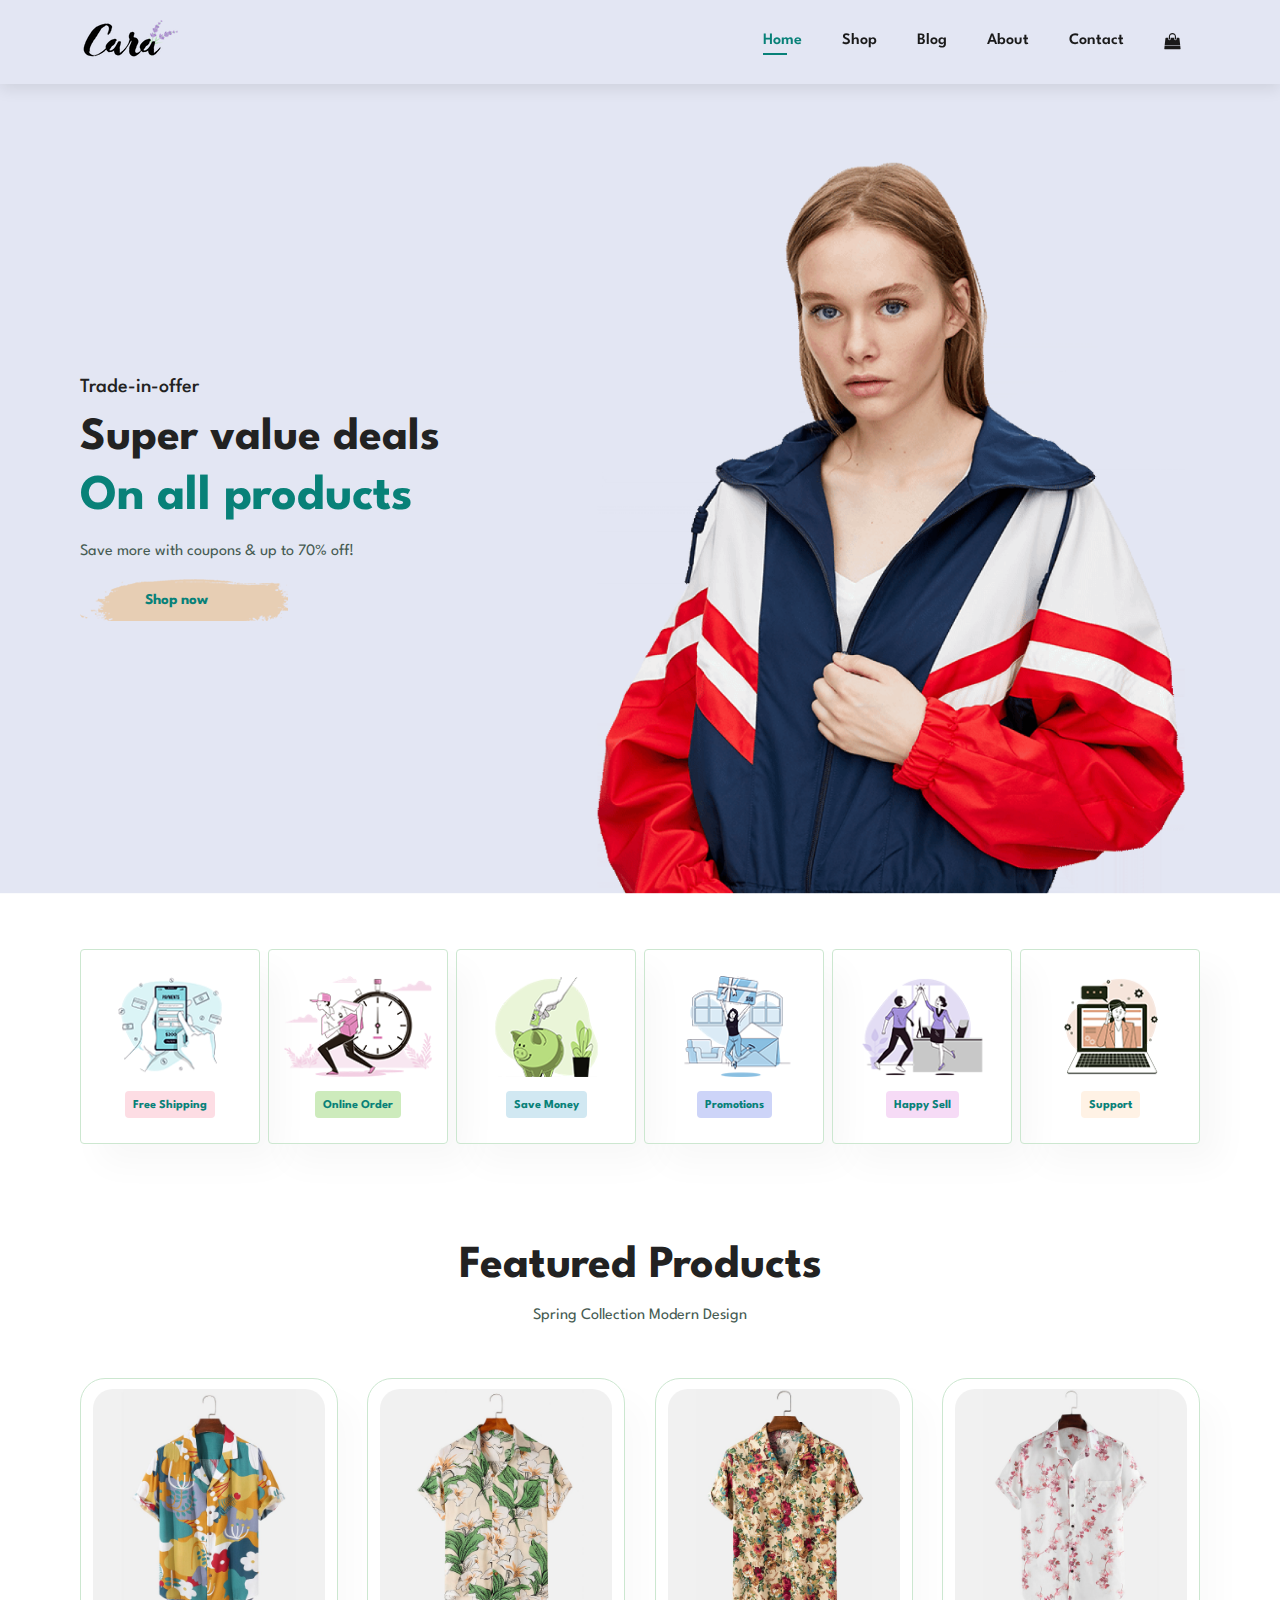
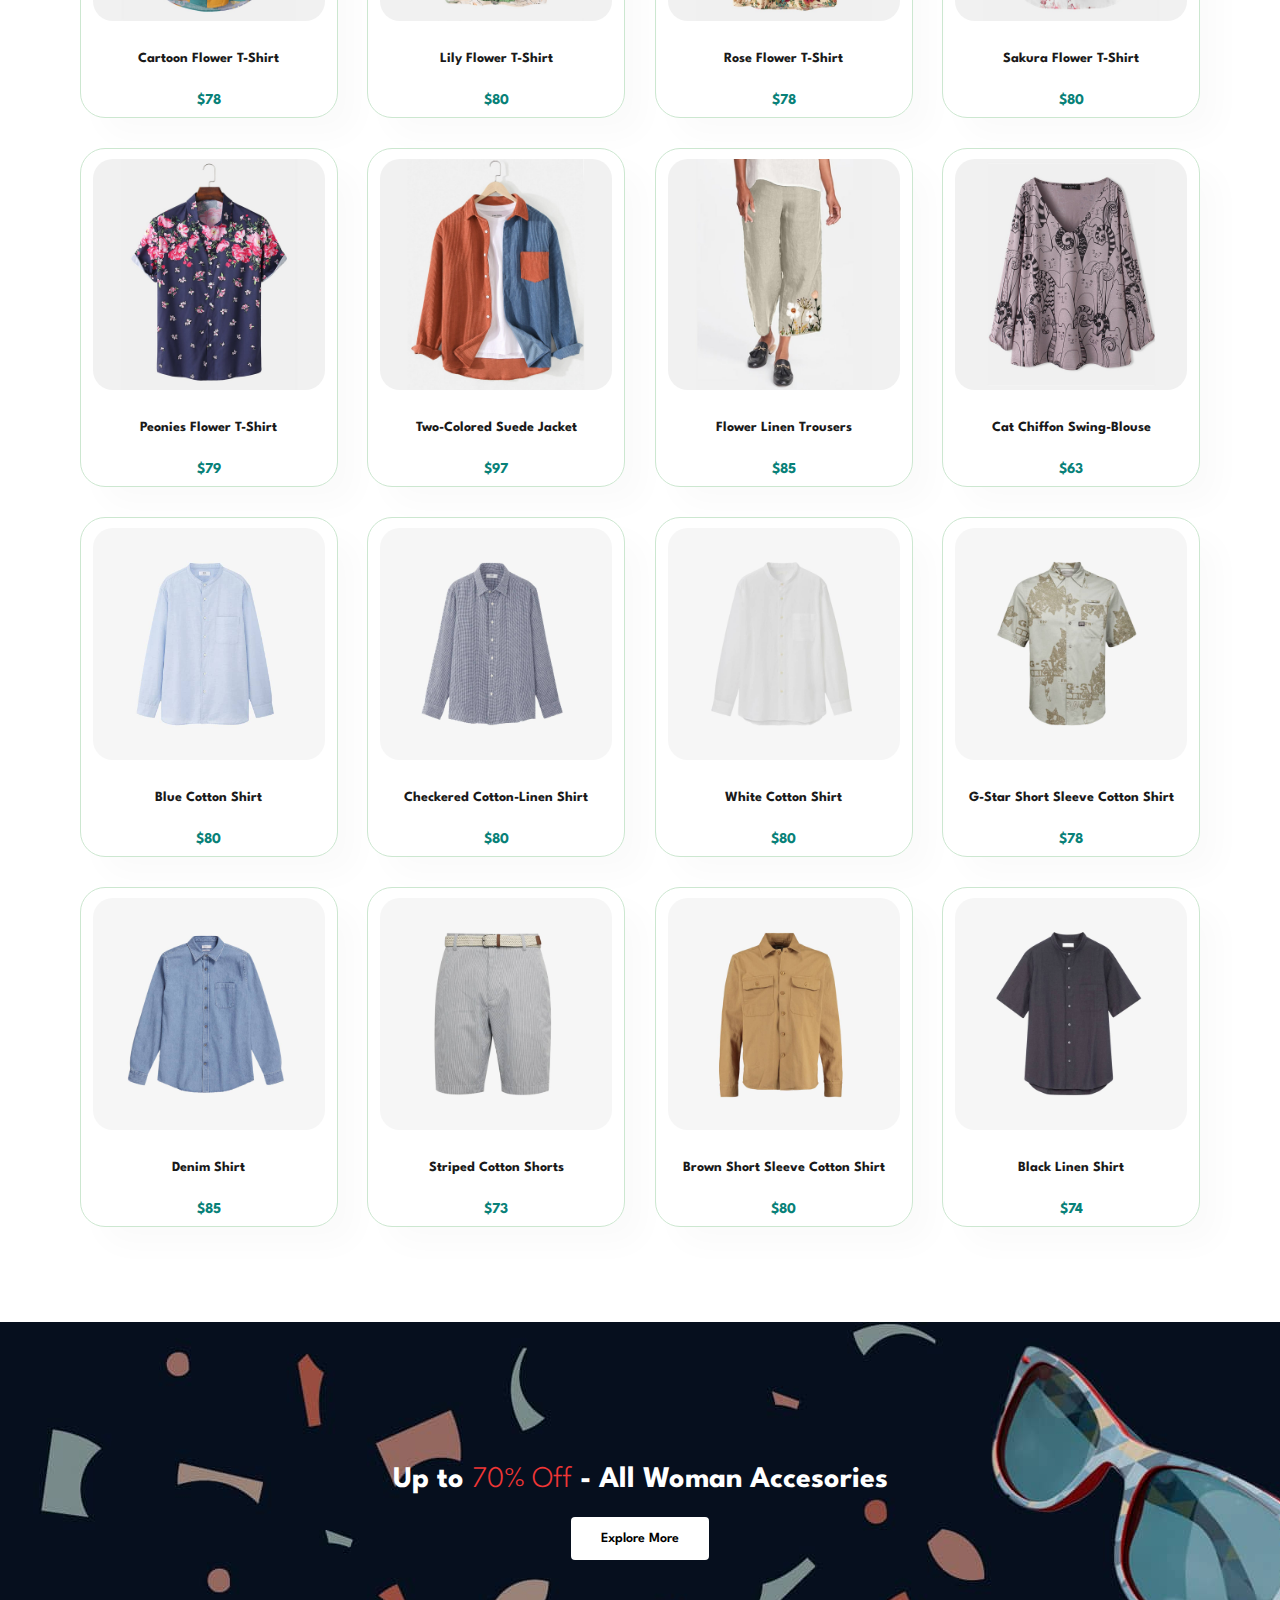
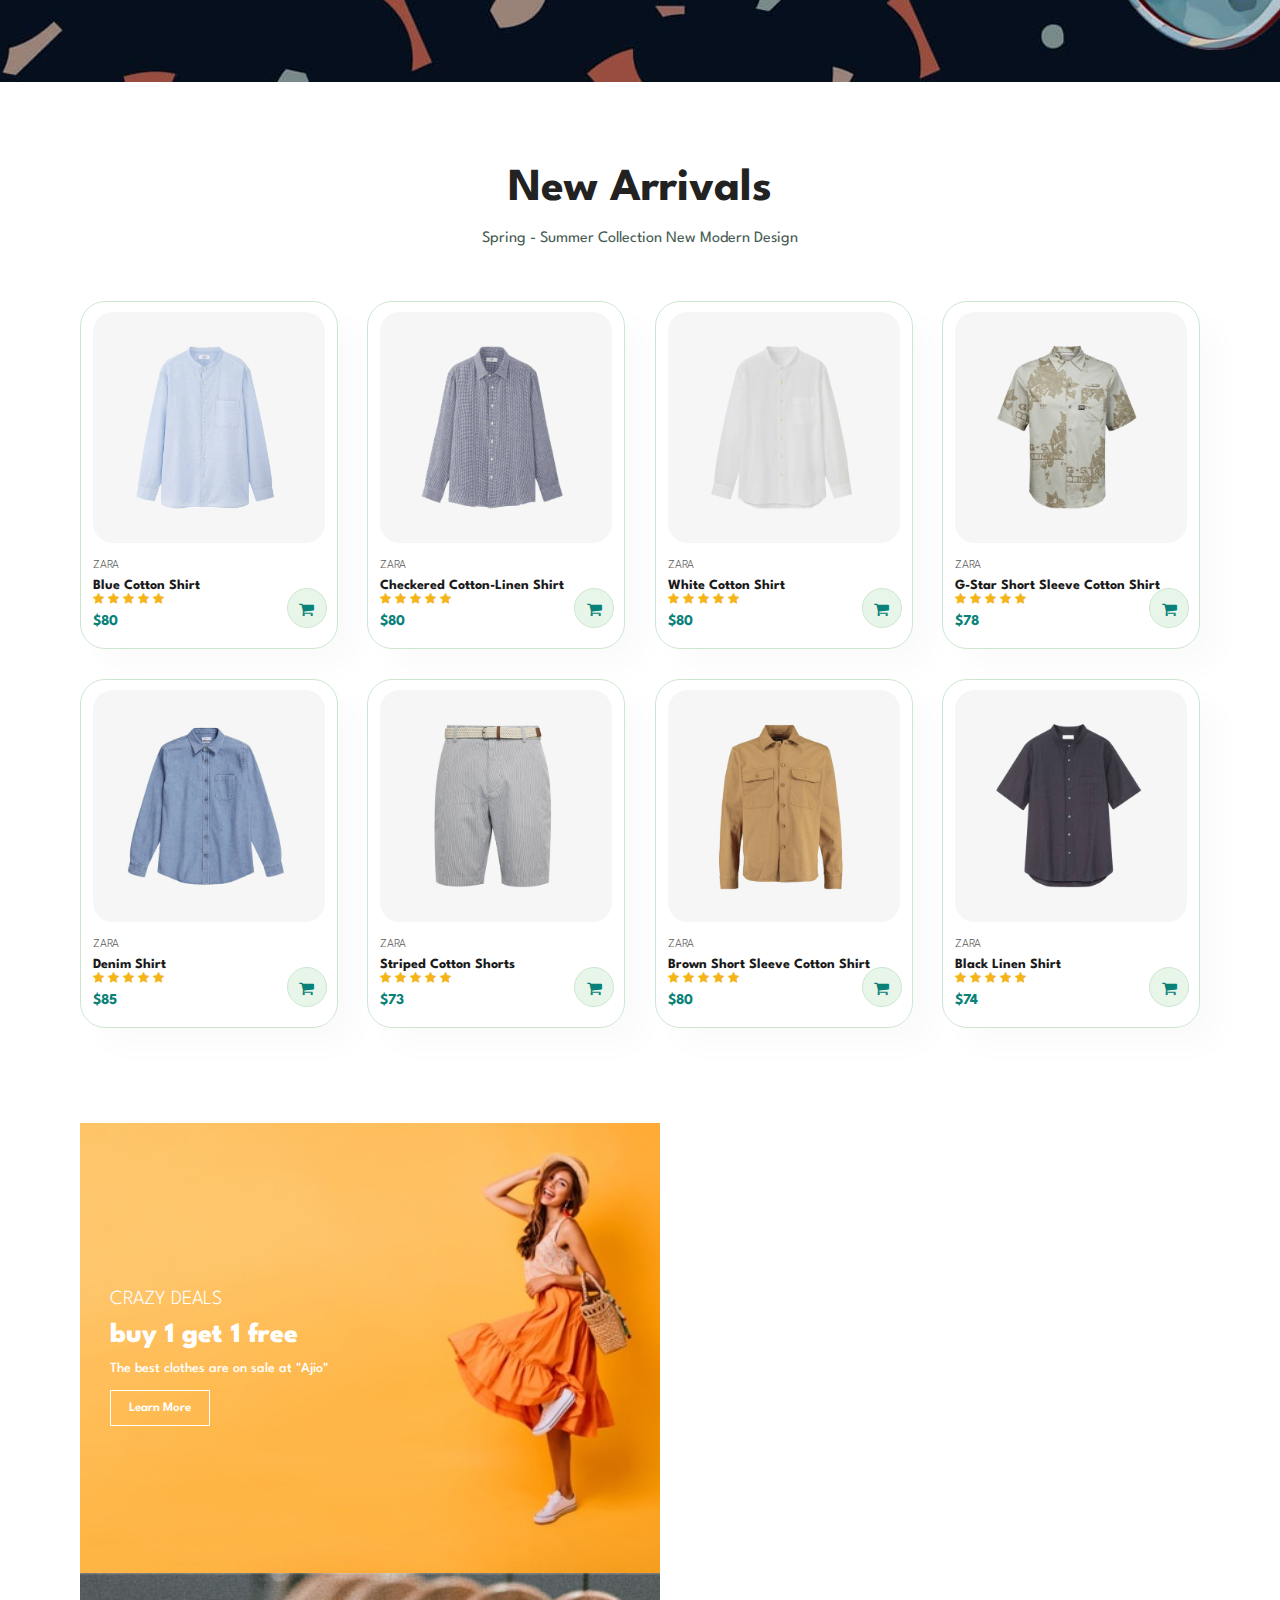
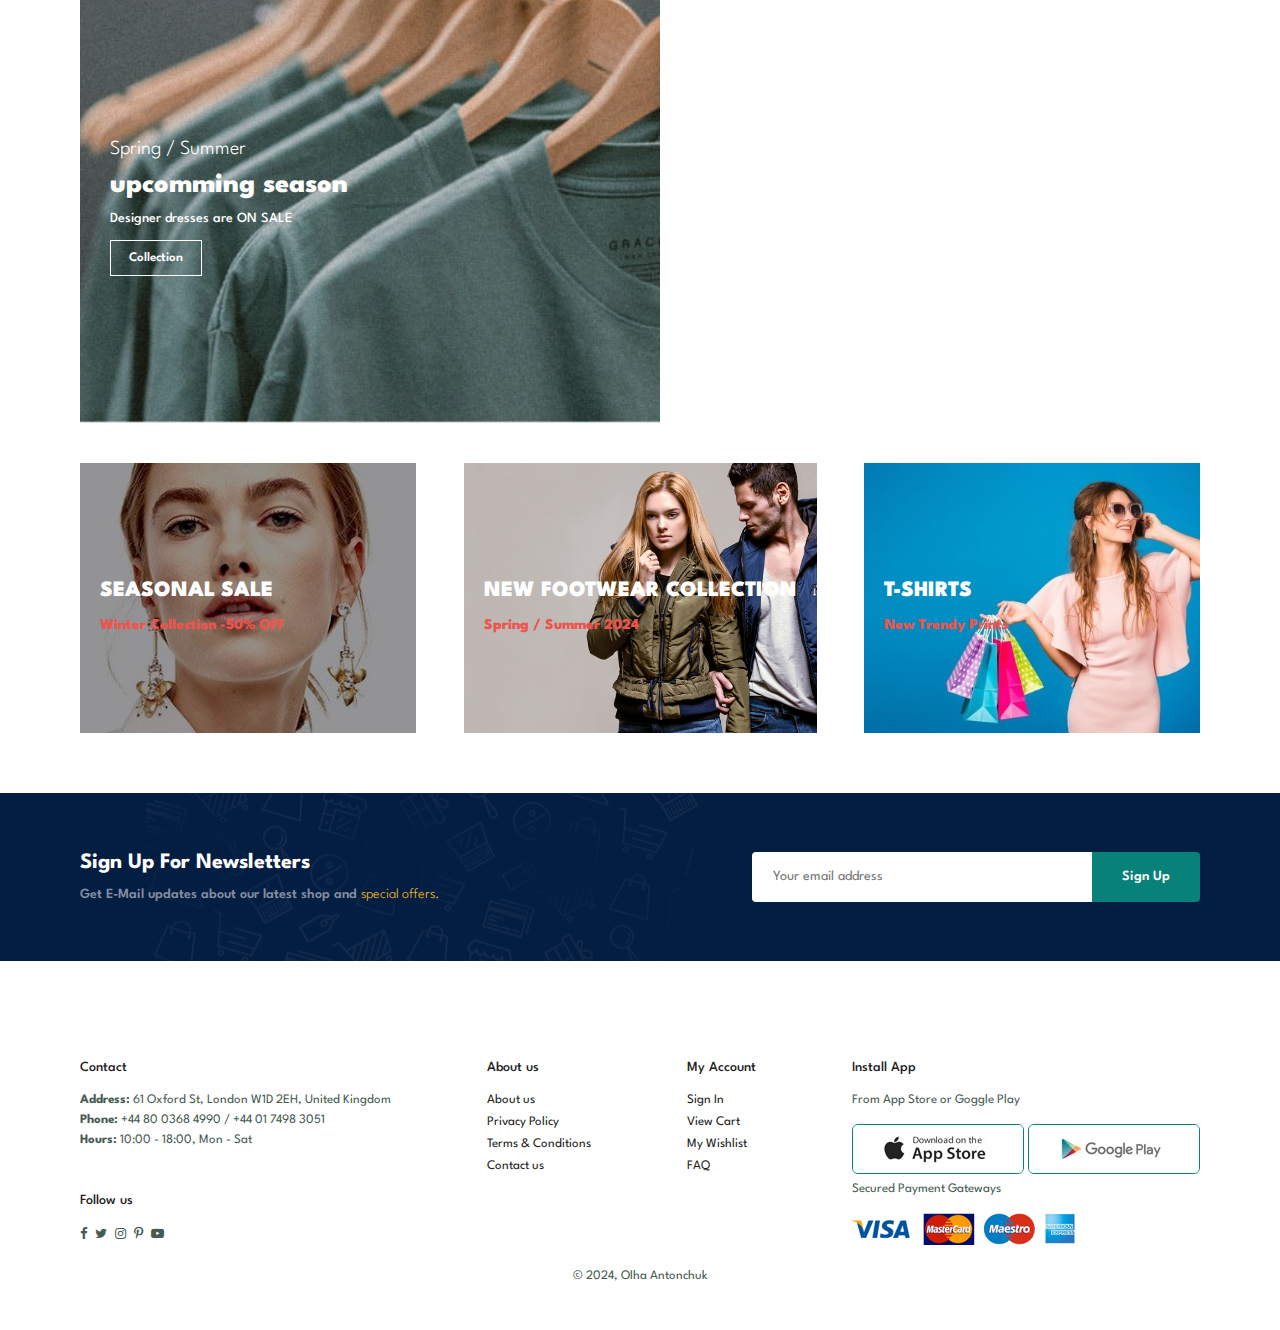
<file: index.html>
<!DOCTYPE html>
<html lang="en">
<head>
    <meta charset="UTF-8">
    <meta http-equiv="X-UA-Compatible" content="IE=edge">
    <meta name="viewport" content="width=device-width, initial-scale=1.0">
    <title>Clothes website</title>
    <link rel="stylesheet" href="https://cdnjs.cloudflare.com/ajax/libs/font-awesome/4.7.0/css/font-awesome.min.css">
    <link rel="stylesheet" href="style.css">
</head>
<body>
    <section id="header">
        <a href="#"><img src="img/logo.png" class="logo" alt=""></a>

        <div>
            <ul id="navbar">
                <li><a class="active" href="index.html">Home</a></li>
                <li><a href="shop.html">Shop</a></li>
                <li><a href="blog.html">Blog</a></li>
                <li><a href="about.html">About</a></li>
                <li><a href="contact.html">Contact</a></li>
                <li id="lg-bag"><a href="cart.html"><i class="fa fa-shopping-bag" aria-hidden="true"></i></a></li>
                <a href="#" id="close"><i class="fa fa-times" aria-hidden="true"></i></a>
            </ul>
        </div>
        <div id="mobile">
            <a href="cart.html"><i class="fa fa-shopping-bag" aria-hidden="true"></i></a>
            <i id="bar" class="fa fa-outdent" aria-hidden="true"></i>
        </div>
    </section>

    <section id="hero">
        <h4>Trade-in-offer</h4>
        <h2>Super value deals</h2>
        <h1>On all products</h1>
        <p>Save more with coupons & up to 70% off!</p>
        <a href="shop.html"><button>Shop now</button></a>
    </section>

    <section id="feature" class="section-p1">
        <div class="fe-box">
            <img src="img/features/f1.png" alt="">
            <h6>Free Shipping</h6>
        </div>
        <div class="fe-box">
            <img src="img/features/f2.png" alt="">
            <h6>Online Order</h6>
        </div>
        <div class="fe-box">
            <img src="img/features/f3.png" alt="">
            <h6>Save Money</h6>
        </div>
        <div class="fe-box">
            <img src="img/features/f4.png" alt="">
            <h6>Promotions</h6>
        </div>
        <div class="fe-box">
            <img src="img/features/f5.png" alt="">
            <h6>Happy Sell</h6>
        </div>
        <div class="fe-box">
            <img src="img/features/f6.png" alt="">
            <h6>Support</h6>
        </div>
    </section>
    
    <section id="product1" class="section-p1">
        <h2>Featured Products</h2>
        <p>Spring Collection Modern Design</p>
        <!-- <div class="pro-container"> -->
        <div class="listProduct">
            <!-- <div class="pro" onclick="window.location.href='sproduct.html';">
                <img src="img/products/f1.jpg" alt="">
                <div class="des">
                    <span>ZARA</span>
                    <h5>Cartoon Flower T-Shirt</h5>
                    <div class="star">
                        <i class="fa fa-star" aria-hidden="true"></i>
                        <i class="fa fa-star" aria-hidden="true"></i>
                        <i class="fa fa-star" aria-hidden="true"></i>
                        <i class="fa fa-star" aria-hidden="true"></i>
                        <i class="fa fa-star" aria-hidden="true"></i>
                    </div>
                    <h4>$78</h4>
                </div>
                <a href="#"><i class="fa fa-shopping-cart cart" aria-hidden="true"></i></a>
            </div>
            <div class="pro">
                <img src="img/products/f2.jpg" alt="">
                <div class="des">
                    <span>ZARA</span>
                    <h5>Lily Flower T-Shirt</h5>
                    <div class="star">
                        <i class="fa fa-star" aria-hidden="true"></i>
                        <i class="fa fa-star" aria-hidden="true"></i>
                        <i class="fa fa-star" aria-hidden="true"></i>
                        <i class="fa fa-star" aria-hidden="true"></i>
                        <i class="fa fa-star" aria-hidden="true"></i>
                    </div>
                    <h4>$79</h4>
                </div>
                <a href="#"><i class="fa fa-shopping-cart cart" aria-hidden="true"></i></a>
            </div>
            <div class="pro">
                <img src="img/products/f3.jpg" alt="">
                <div class="des">
                    <span>ZARA</span>
                    <h5>Rose Flower T-Shirt</h5>
                    <div class="star">
                        <i class="fa fa-star" aria-hidden="true"></i>
                        <i class="fa fa-star" aria-hidden="true"></i>
                        <i class="fa fa-star" aria-hidden="true"></i>
                        <i class="fa fa-star" aria-hidden="true"></i>
                        <i class="fa fa-star" aria-hidden="true"></i>
                    </div>
                    <h4>$78</h4>
                </div>
                <a href="#"><i class="fa fa-shopping-cart cart" aria-hidden="true"></i></a>
            </div>
            <div class="pro">
                <img src="img/products/f4.jpg" alt="">
                <div class="des">
                    <span>ZARA</span>
                    <h5>Sakura Flower T-Shirt</h5>
                    <div class="star">
                        <i class="fa fa-star" aria-hidden="true"></i>
                        <i class="fa fa-star" aria-hidden="true"></i>
                        <i class="fa fa-star" aria-hidden="true"></i>
                        <i class="fa fa-star" aria-hidden="true"></i>
                        <i class="fa fa-star" aria-hidden="true"></i>
                    </div>
                    <h4>$80</h4>
                </div>
                <a href="#"><i class="fa fa-shopping-cart cart" aria-hidden="true"></i></a>
            </div>
            <div class="pro">
                <img src="img/products/f5.jpg" alt="">
                <div class="des">
                    <span>ZARA</span>
                    <h5>Peonies Flower T-Shirt</h5>
                    <div class="star">
                        <i class="fa fa-star" aria-hidden="true"></i>
                        <i class="fa fa-star" aria-hidden="true"></i>
                        <i class="fa fa-star" aria-hidden="true"></i>
                        <i class="fa fa-star" aria-hidden="true"></i>
                        <i class="fa fa-star" aria-hidden="true"></i>
                    </div>
                    <h4>$79</h4>
                </div>
                <a href="#"><i class="fa fa-shopping-cart cart" aria-hidden="true"></i></a>
            </div>
            <div class="pro">
                <img src="img/products/f6.jpg" alt="">
                <div class="des">
                    <span>ZARA</span>
                    <h5>Two-Colored Suede Jacket</h5>
                    <div class="star">
                        <i class="fa fa-star" aria-hidden="true"></i>
                        <i class="fa fa-star" aria-hidden="true"></i>
                        <i class="fa fa-star" aria-hidden="true"></i>
                        <i class="fa fa-star" aria-hidden="true"></i>
                        <i class="fa fa-star" aria-hidden="true"></i>
                    </div>
                    <h4>$97</h4>
                </div>
                <a href="#"><i class="fa fa-shopping-cart cart" aria-hidden="true"></i></a>
            </div>
            <div class="pro">
                <img src="img/products/f7.jpg" alt="">
                <div class="des">
                    <span>ZARA</span>
                    <h5>Flower Linen Trousers</h5>
                    <div class="star">
                        <i class="fa fa-star" aria-hidden="true"></i>
                        <i class="fa fa-star" aria-hidden="true"></i>
                        <i class="fa fa-star" aria-hidden="true"></i>
                        <i class="fa fa-star" aria-hidden="true"></i>
                        <i class="fa fa-star" aria-hidden="true"></i>
                    </div>
                    <h4>$85</h4>
                </div>
                <a href="#"><i class="fa fa-shopping-cart cart" aria-hidden="true"></i></a>
            </div>
            <div class="pro">
                <img src="img/products/f8.jpg" alt="">
                <div class="des">
                    <span>ZARA</span>
                    <h5>Cat Chiffon Swing-Blouse</h5>
                    <div class="star">
                        <i class="fa fa-star" aria-hidden="true"></i>
                        <i class="fa fa-star" aria-hidden="true"></i>
                        <i class="fa fa-star" aria-hidden="true"></i>
                        <i class="fa fa-star" aria-hidden="true"></i>
                        <i class="fa fa-star" aria-hidden="true"></i>
                    </div>
                    <h4>$63</h4>
                </div>
                <a href="#"><i class="fa fa-shopping-cart cart" aria-hidden="true"></i></a>
            </div> -->

        </div>
    </section>

    <section id="banner" class="section-m1">
        <h2>Up to <span>70% Off</span> - All Woman Accesories</h2>
        <a href="https://www.lyst.com/shop/accessories/sale/?paid_session_id=f4af0304-3fd7-41e1-9a78-796f10887894"><button class="normal">Explore More</button></a>
    </section>

    <section id="product1" class="section-p1">
        <h2>New Arrivals</h2>
        <p>Spring - Summer Collection New Modern Design</p>
        <div class="pro-container">
            <div class="pro">
                <img src="img/products/n1.jpg" alt="">
                <div class="des">
                    <span>ZARA</span>
                    <h5>Blue Cotton Shirt</h5>
                    <div class="star">
                        <i class="fa fa-star" aria-hidden="true"></i>
                        <i class="fa fa-star" aria-hidden="true"></i>
                        <i class="fa fa-star" aria-hidden="true"></i>
                        <i class="fa fa-star" aria-hidden="true"></i>
                        <i class="fa fa-star" aria-hidden="true"></i>
                    </div>
                    <h4>$80</h4>
                </div>
                <a href="#"><i class="fa fa-shopping-cart cart" aria-hidden="true"></i></a>
            </div>
            <div class="pro">
                <img src="img/products/n2.jpg" alt="">
                <div class="des">
                    <span>ZARA</span>
                    <h5>Checkered Cotton-Linen Shirt</h5>
                    <div class="star">
                        <i class="fa fa-star" aria-hidden="true"></i>
                        <i class="fa fa-star" aria-hidden="true"></i>
                        <i class="fa fa-star" aria-hidden="true"></i>
                        <i class="fa fa-star" aria-hidden="true"></i>
                        <i class="fa fa-star" aria-hidden="true"></i>
                    </div>
                    <h4>$80</h4>
                </div>
                <a href="#"><i class="fa fa-shopping-cart cart" aria-hidden="true"></i></a>
            </div>
            <div class="pro">
                <img src="img/products/n3.jpg" alt="">
                <div class="des">
                    <span>ZARA</span>
                    <h5>White Cotton Shirt</h5>
                    <div class="star">
                        <i class="fa fa-star" aria-hidden="true"></i>
                        <i class="fa fa-star" aria-hidden="true"></i>
                        <i class="fa fa-star" aria-hidden="true"></i>
                        <i class="fa fa-star" aria-hidden="true"></i>
                        <i class="fa fa-star" aria-hidden="true"></i>
                    </div>
                    <h4>$80</h4>
                </div>
                <a href="#"><i class="fa fa-shopping-cart cart" aria-hidden="true"></i></a>
            </div>
            <div class="pro">
                <img src="img/products/n4.jpg" alt="">
                <div class="des">
                    <span>ZARA</span>
                    <h5>G-Star Short Sleeve Cotton Shirt</h5>
                    <div class="star">
                        <i class="fa fa-star" aria-hidden="true"></i>
                        <i class="fa fa-star" aria-hidden="true"></i>
                        <i class="fa fa-star" aria-hidden="true"></i>
                        <i class="fa fa-star" aria-hidden="true"></i>
                        <i class="fa fa-star" aria-hidden="true"></i>
                    </div>
                    <h4>$78</h4>
                </div>
                <a href="#"><i class="fa fa-shopping-cart cart" aria-hidden="true"></i></a>
            </div>
            <div class="pro">
                <img src="img/products/n5.jpg" alt="">
                <div class="des">
                    <span>ZARA</span>
                    <h5>Denim Shirt</h5>
                    <div class="star">
                        <i class="fa fa-star" aria-hidden="true"></i>
                        <i class="fa fa-star" aria-hidden="true"></i>
                        <i class="fa fa-star" aria-hidden="true"></i>
                        <i class="fa fa-star" aria-hidden="true"></i>
                        <i class="fa fa-star" aria-hidden="true"></i>
                    </div>
                    <h4>$85</h4>
                </div>
                <a href="#"><i class="fa fa-shopping-cart cart" aria-hidden="true"></i></a>
            </div>
            <div class="pro">
                <img src="img/products/n6.jpg" alt="">
                <div class="des">
                    <span>ZARA</span>
                    <h5>Striped Cotton Shorts</h5>
                    <div class="star">
                        <i class="fa fa-star" aria-hidden="true"></i>
                        <i class="fa fa-star" aria-hidden="true"></i>
                        <i class="fa fa-star" aria-hidden="true"></i>
                        <i class="fa fa-star" aria-hidden="true"></i>
                        <i class="fa fa-star" aria-hidden="true"></i>
                    </div>
                    <h4>$73</h4>
                </div>
                <a href="#"><i class="fa fa-shopping-cart cart" aria-hidden="true"></i></a>
            </div>
            <div class="pro">
                <img src="img/products/n7.jpg" alt="">
                <div class="des">
                    <span>ZARA</span>
                    <h5>Brown Short Sleeve Cotton Shirt</h5>
                    <div class="star">
                        <i class="fa fa-star" aria-hidden="true"></i>
                        <i class="fa fa-star" aria-hidden="true"></i>
                        <i class="fa fa-star" aria-hidden="true"></i>
                        <i class="fa fa-star" aria-hidden="true"></i>
                        <i class="fa fa-star" aria-hidden="true"></i>
                    </div>
                    <h4>$80</h4>
                </div>
                <a href="#"><i class="fa fa-shopping-cart cart" aria-hidden="true"></i></a>
            </div>
            <div class="pro">
                <img src="img/products/n8.jpg" alt="">
                <div class="des">
                    <span>ZARA</span>
                    <h5>Black Linen Shirt</h5>
                    <div class="star">
                        <i class="fa fa-star" aria-hidden="true"></i>
                        <i class="fa fa-star" aria-hidden="true"></i>
                        <i class="fa fa-star" aria-hidden="true"></i>
                        <i class="fa fa-star" aria-hidden="true"></i>
                        <i class="fa fa-star" aria-hidden="true"></i>
                    </div>
                    <h4>$74</h4>
                </div>
                <a href="#"><i class="fa fa-shopping-cart cart" aria-hidden="true"></i></a>
            </div>
        </div>
    </section>

    <section id="sm-banner" class="section-p1">
        <div class="banner-box">
            <h4>CRAZY DEALS</h4>
            <h2>buy 1 get 1 free</h2>
            <span>The best clothes are on sale at "Ajio"</span>
            <a href="https://www.ajio.com/s/buy1get1free-10062021"><button class="white">Learn More</button></a>
        </div>
        <div class="banner-box banner-box2">
            <h4>Spring / Summer</h4>
            <h2>upcomming season</h2>
            <span>Designer dresses are ON SALE</span>
            <a href="https://www.district5boutique.com/in-stock/spring_summer-dresses/"><button class="white">Collection</button></a>
        </div>
    </section>

    <section id="banner3">
        <div class="banner-box">
            <h2>SEASONAL SALE</h2>
            <h3>Winter Collection -50% OFF</h3>
        </div>
        <div class="banner-box banner-box2">
            <h2>NEW FOOTWEAR COLLECTION</h2>
            <h3>Spring / Summer 2024</h3>
        </div>
        <div class="banner-box banner-box3">
            <h2>T-SHIRTS</h2>
            <h3>New Trendy Prints</h3>
        </div>
    </section>

    <section id="newsletter" class="section-p1 section-m1">
        <div class="newstext">
            <h4>Sign Up For Newsletters</h4>
            <p>Get E-Mail updates about our latest shop and <span>special offers.</span></p>
        </div>
        <div class="form">
            <input type="text" placeholder="Your email address">
            <button class="normal">Sign Up</button>
        </div>
    </section>

    <footer class="section-p1">
        <div class="col">

            <h4>Contact</h4>
            <p><strong>Address:</strong> 61 Oxford St, London W1D 2EH, United Kingdom</p>
            <p><strong>Phone:</strong> +44 80 0368 4990 / +44 01 7498 3051 </p>
            <p><strong>Hours:</strong> 10:00 - 18:00, Mon - Sat</p>
            <div class="follow">
                <h4>Follow us</h4>
                <div class="icon">
                    <a href="https://www.facebook.com/"><i class="fa fa-facebook" aria-hidden="true"></i></a>
                    <a href="https://twitter.com/"><i class="fa fa-twitter" aria-hidden="true"></i></a>
                    <a href="https://www.instagram.com/"><i class="fa fa-instagram" aria-hidden="true"></i></a>
                    <a href="https://www.pinterest.com/"><i class="fa fa-pinterest-p" aria-hidden="true"></i></a>
                    <a href="https://www.youtube.com/"><i class="fa fa-youtube-play" aria-hidden="true"></i></a>
                </div>
            </div>
        </div>

        <div class="col">
            <h4>About us</h4>
            <a href="about.html">About us</a>
            <a href="policy.html">Privacy Policy</a>
            <a href="terms.html">Terms & Conditions</a>
            <a href="contact.html">Contact us</a>
        </div>

        <div class="col">
            <h4>My Account</h4>
            <a href="#">Sign In</a>
            <a href="#">View Cart</a>
            <a href="#">My Wishlist</a>
            <a href="https://www.district5boutique.com/faq/">FAQ</a>
        </div>

        <div class="col install">
            <h4>Install App</h4>
            <p>From App Store or Goggle Play</p>
            <div class="row">
                <a href="https://www.apple.com/app-store/"><img src="img/pay/app.jpg" alt=""></a>
                <a href="https://play.google.com/store/games?hl=uk&gl=US"><img src="img/pay/play.jpg" alt=""></a>
            </div>
            <p>Secured Payment Gateways</p>
            <img src="img/pay/pay.png" alt="">
        </div>

        <div class="copyright">
            <p>© 2024, Olha Antonchuk</p>
        </div>
    </footer>

    <script>
        //Important note: If you have downloaded the code
        // but still encounter errors when running the program,
         //    please watch the video at this link because
        // I have shown you how to run the project properly.
        // https://www.youtube.com/watch?v=okyfcpZfPAU&t=142s
        let products = null;
        // get datas from file json
        fetch('products.json')
            .then(response => response.json())
            .then(data => {
                products = data;
                addDataToHTML();
        })

        function addDataToHTML(){
    // remove datas default from HTML
        let listProductHTML = document.querySelector('.listProduct');

        // add new datas
        if(products != null) // if has data
        {
            products.forEach(product => {
                let newProduct = document.createElement('a');
                newProduct.href = '/detail.html?id=' + product.id;
                newProduct.classList.add('item');
                newProduct.innerHTML = 
                `<img src="${product.image}" alt="">
                <h2>${product.name}</h2>
                <div class="price">$${product.price}</div>`;
                listProductHTML.appendChild(newProduct);

            });
        }
    }

    </script>

    <script src="script.js"></script>
</body>
</html>
</file>
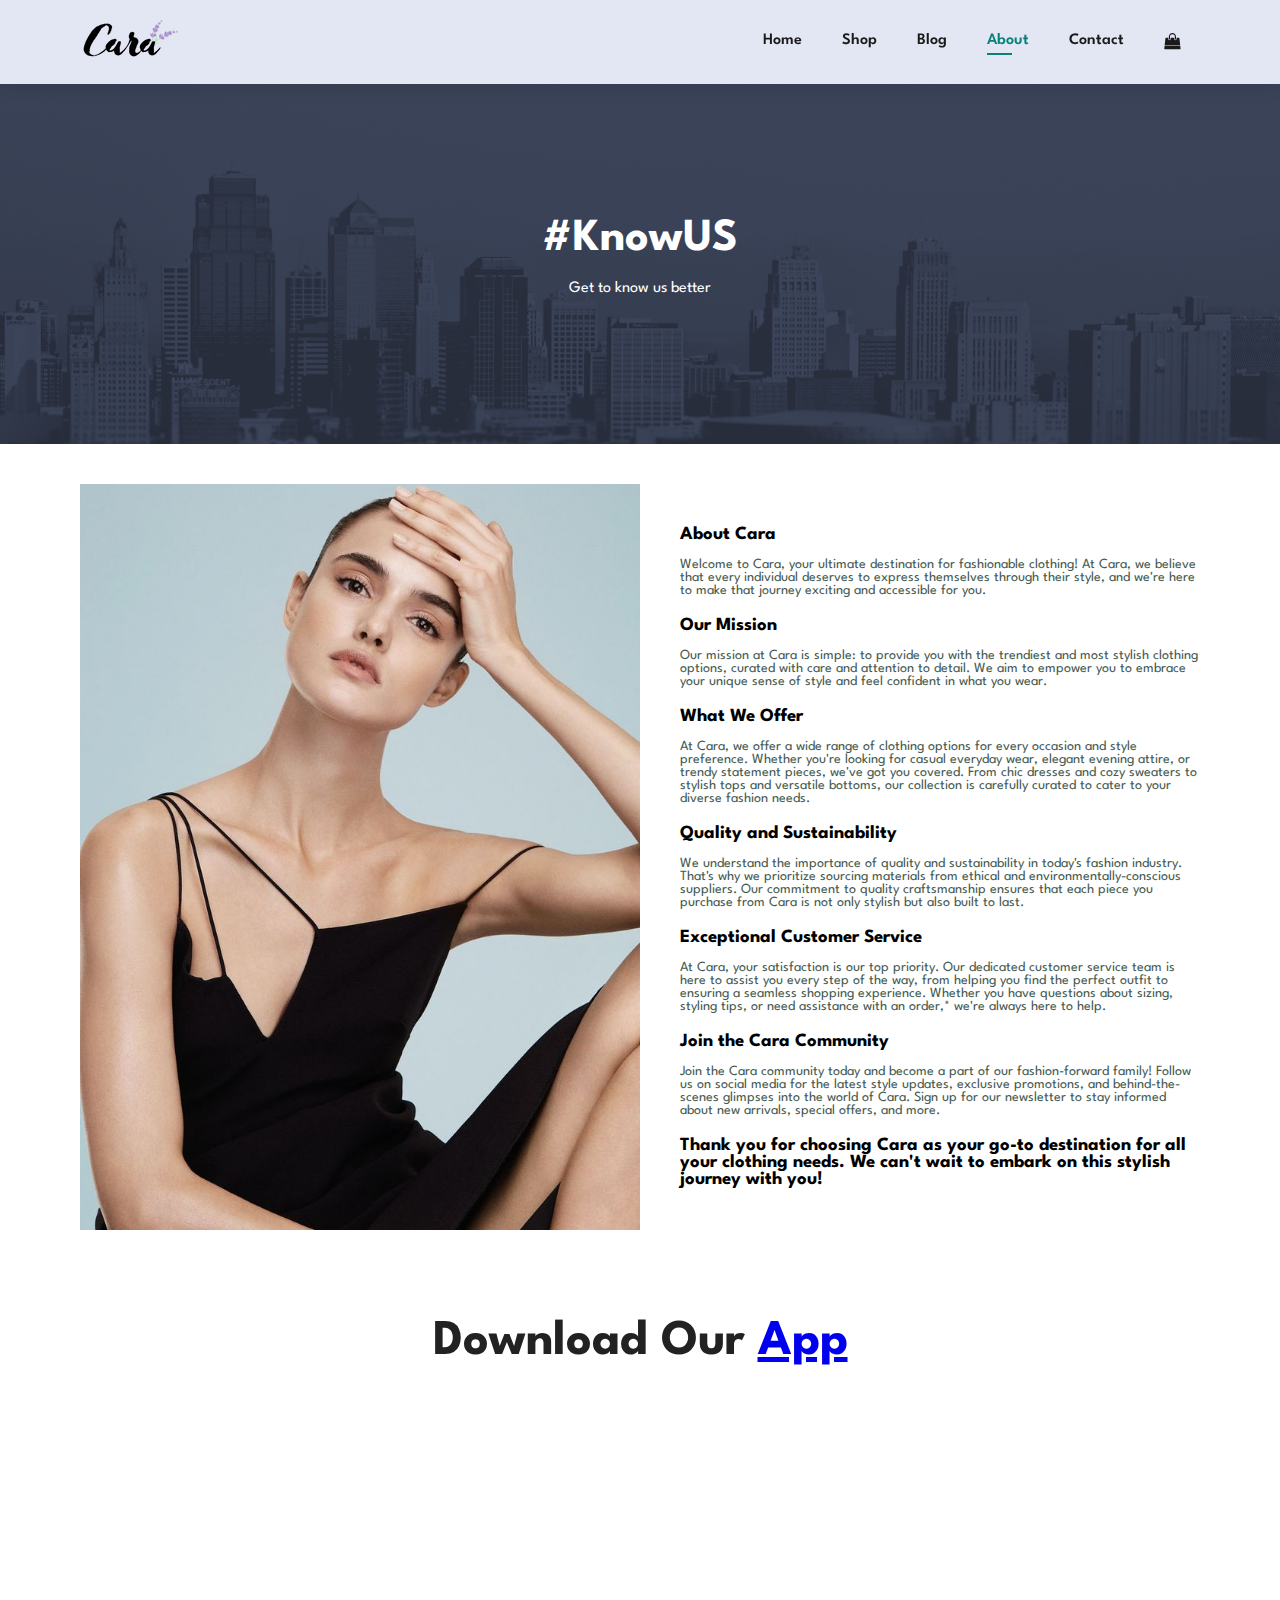
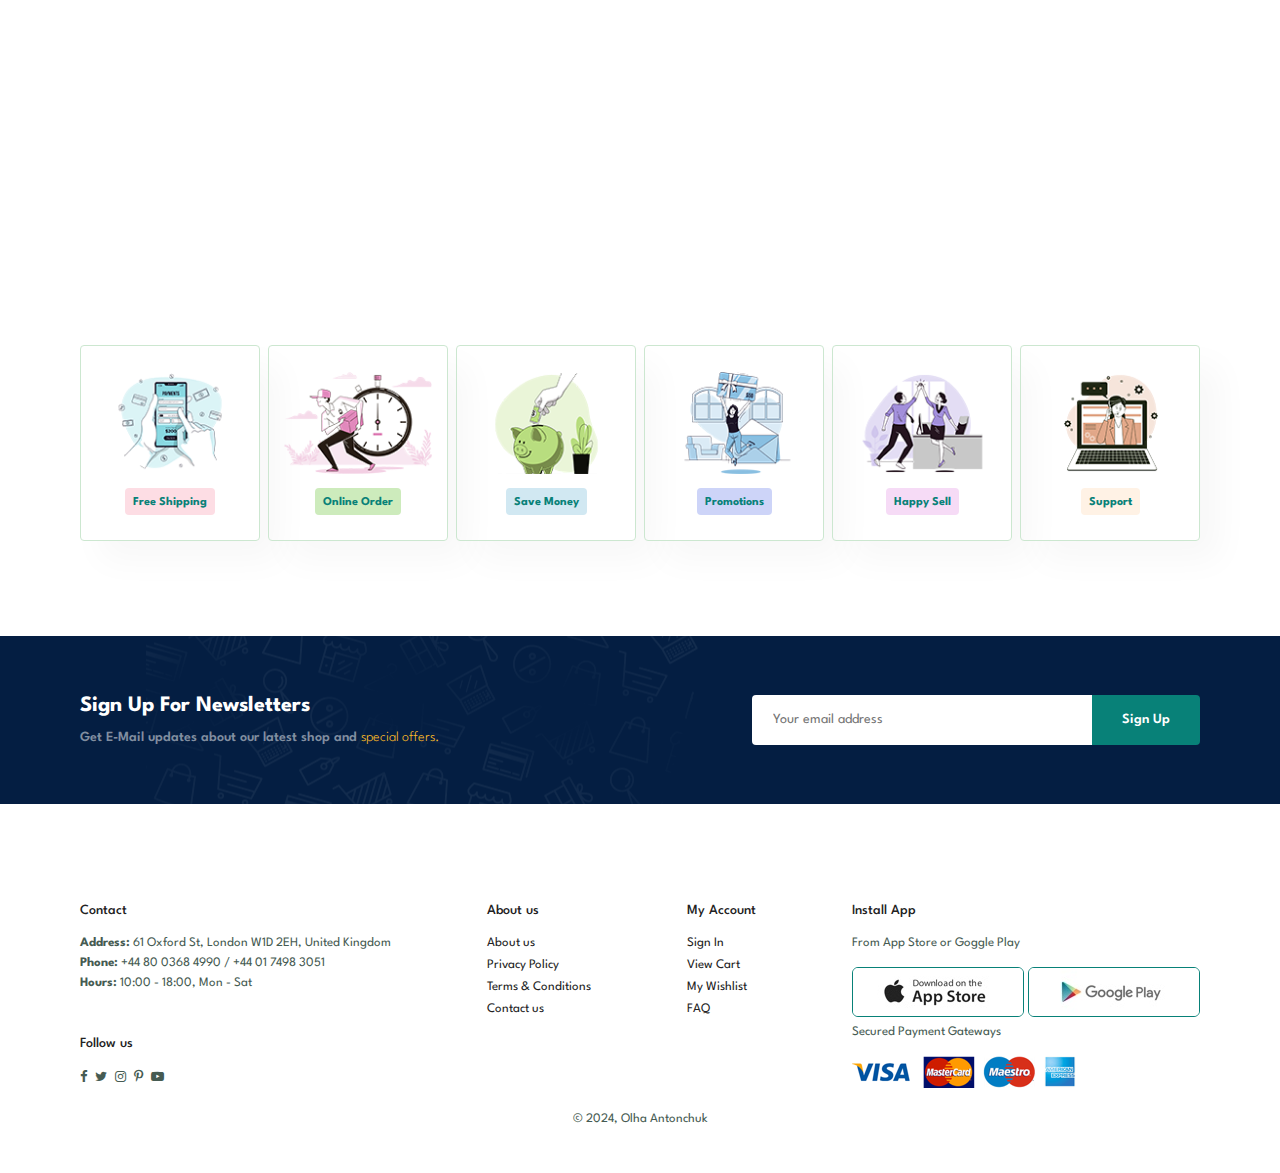
<file: about.html>
<!DOCTYPE html>
<html lang="en">
<head>
    <meta charset="UTF-8">
    <meta http-equiv="X-UA-Compatible" content="IE=edge">
    <meta name="viewport" content="width=device-width, initial-scale=1.0">
    <title>Clothes website</title>
    <link rel="stylesheet" href="https://cdnjs.cloudflare.com/ajax/libs/font-awesome/4.7.0/css/font-awesome.min.css">
    <link rel="stylesheet" href="style.css">
</head>
<body>
    <section id="header">
        <a href="index.html"><img src="img/logo.png" class="logo" alt=""></a>

        <div>
            <ul id="navbar">
                <li><a href="index.html">Home</a></li>
                <li><a href="shop.html">Shop</a></li>
                <li><a href="blog.html">Blog</a></li>
                <li><a class="active" href="about.html">About</a></li>
                <li><a href="contact.html">Contact</a></li>
                <li id="lg-bag"><a href="cart.html"><i class="fa fa-shopping-bag" aria-hidden="true"></i></a></li>
                <a href="#" id="close"><i class="fa fa-times" aria-hidden="true"></i></a>
            </ul>
        </div>
        <div id="mobile">
            <a href="cart.html"><i class="fa fa-shopping-bag" aria-hidden="true"></i></a>
            <i id="bar" class="fa fa-outdent" aria-hidden="true"></i>
        </div>
    </section>

    <section id="page-header" class="about-header">
        <h2>#KnowUS</h2>
        <p>Get to know us better</p>
    </section>

    <section id="about-head" class="section-p1">
        <img src="img/about/a7.jpeg" alt="">
        <div>
            <h3>About Cara</h3>
            <p>Welcome to Cara, your ultimate destination for fashionable clothing! At Cara, we believe that every individual deserves to express themselves through their style, and we're here to make that journey exciting and accessible for you.</p>

            <h3>Our Mission</h3>
            <p>Our mission at Cara is simple: to provide you with the trendiest and most stylish clothing options, curated with care and attention to detail. We aim to empower you to embrace your unique sense of style and feel confident in what you wear.</p>

            <h3>What We Offer</h3>
            <p>At Cara, we offer a wide range of clothing options for every occasion and style preference. Whether you're looking for casual everyday wear, elegant evening attire, or trendy statement pieces, we've got you covered. From chic dresses and cozy sweaters to stylish tops and versatile bottoms, our collection is carefully curated to cater to your diverse fashion needs.</p>

            <h3>Quality and Sustainability</h3>
            <p>We understand the importance of quality and sustainability in today's fashion industry. That's why we prioritize sourcing materials from ethical and environmentally-conscious suppliers. Our commitment to quality craftsmanship ensures that each piece you purchase from Cara is not only stylish but also built to last.</p>

            <h3>Exceptional Customer Service</h3>
            <p>At Cara, your satisfaction is our top priority. Our dedicated customer service team is here to assist you every step of the way, from helping you find the perfect outfit to ensuring a seamless shopping experience. Whether you have questions about sizing, styling tips, or need assistance with an order,* we're always here to help.</p>

            <h3>Join the Cara Community</h3>
            <p>Join the Cara community today and become a part of our fashion-forward family! Follow us on social media for the latest style updates, exclusive promotions, and behind-the-scenes glimpses into the world of Cara. Sign up for our newsletter to stay informed about new arrivals, special offers, and more.</p>

            <h3>Thank you for choosing Cara as your go-to destination for all your clothing needs. We can't wait to embark on this stylish journey with you!</h3>

        </div>
    </section>
    
    <section id="about-app" class="section-p1">
        <h1>Download Our <a href="https://play.google.com/store/games?hl=uk&gl=US">App</a> </h1>
        <div class="video">
            <video autoplay muted loop src="img/about/1.mp4"></video>
        </div>
    </section>

    <section id="feature" class="section-p1">
        <div class="fe-box">
            <img src="img/features/f1.png" alt="">
            <h6>Free Shipping</h6>
        </div>
        <div class="fe-box">
            <img src="img/features/f2.png" alt="">
            <h6>Online Order</h6>
        </div>
        <div class="fe-box">
            <img src="img/features/f3.png" alt="">
            <h6>Save Money</h6>
        </div>
        <div class="fe-box">
            <img src="img/features/f4.png" alt="">
            <h6>Promotions</h6>
        </div>
        <div class="fe-box">
            <img src="img/features/f5.png" alt="">
            <h6>Happy Sell</h6>
        </div>
        <div class="fe-box">
            <img src="img/features/f6.png" alt="">
            <h6>Support</h6>
        </div>
    </section>

    <section id="newsletter" class="section-p1 section-m1">
        <div class="newstext">
            <h4>Sign Up For Newsletters</h4>
            <p>Get E-Mail updates about our latest shop and <span>special offers.</span></p>
        </div>
        <div class="form">
            <input type="text" placeholder="Your email address">
            <button class="normal">Sign Up</button>
        </div>
    </section>

    <footer class="section-p1">
        <div class="col">

            <h4>Contact</h4>
            <p><strong>Address:</strong> 61 Oxford St, London W1D 2EH, United Kingdom</p>
            <p><strong>Phone:</strong> +44 80 0368 4990 / +44 01 7498 3051 </p>
            <p><strong>Hours:</strong> 10:00 - 18:00, Mon - Sat</p>
            <div class="follow">
                <h4>Follow us</h4>
                <div class="icon">
                    <a href="https://www.facebook.com/"><i class="fa fa-facebook" aria-hidden="true"></i></a>
                    <a href="https://twitter.com/"><i class="fa fa-twitter" aria-hidden="true"></i></a>
                    <a href="https://www.instagram.com/"><i class="fa fa-instagram" aria-hidden="true"></i></a>
                    <a href="https://www.pinterest.com/"><i class="fa fa-pinterest-p" aria-hidden="true"></i></a>
                    <a href="https://www.youtube.com/"><i class="fa fa-youtube-play" aria-hidden="true"></i></a>
                </div>
            </div>
        </div>

        <div class="col">
            <h4>About us</h4>
            <a href="about.html">About us</a>
            <a href="policy.html">Privacy Policy</a>
            <a href="terms.html">Terms & Conditions</a>
            <a href="contact.html">Contact us</a>
        </div>

        <div class="col">
            <h4>My Account</h4>
            <a href="#">Sign In</a>
            <a href="#">View Cart</a>
            <a href="#">My Wishlist</a>
            <a href="https://www.district5boutique.com/faq/">FAQ</a>
        </div>

        <div class="col install">
            <h4>Install App</h4>
            <p>From App Store or Goggle Play</p>
            <div class="row">
                <a href="https://www.apple.com/app-store/"><img src="img/pay/app.jpg" alt=""></a>
                <a href="https://play.google.com/store/games?hl=uk&gl=US"><img src="img/pay/play.jpg" alt=""></a>
            </div>
            <p>Secured Payment Gateways</p>
            <img src="img/pay/pay.png" alt="">
        </div>

        <div class="copyright">
            <p>© 2024, Olha Antonchuk</p>
        </div>
    </footer>

    <script src="script.js"></script>
</body>
</html>
</file>
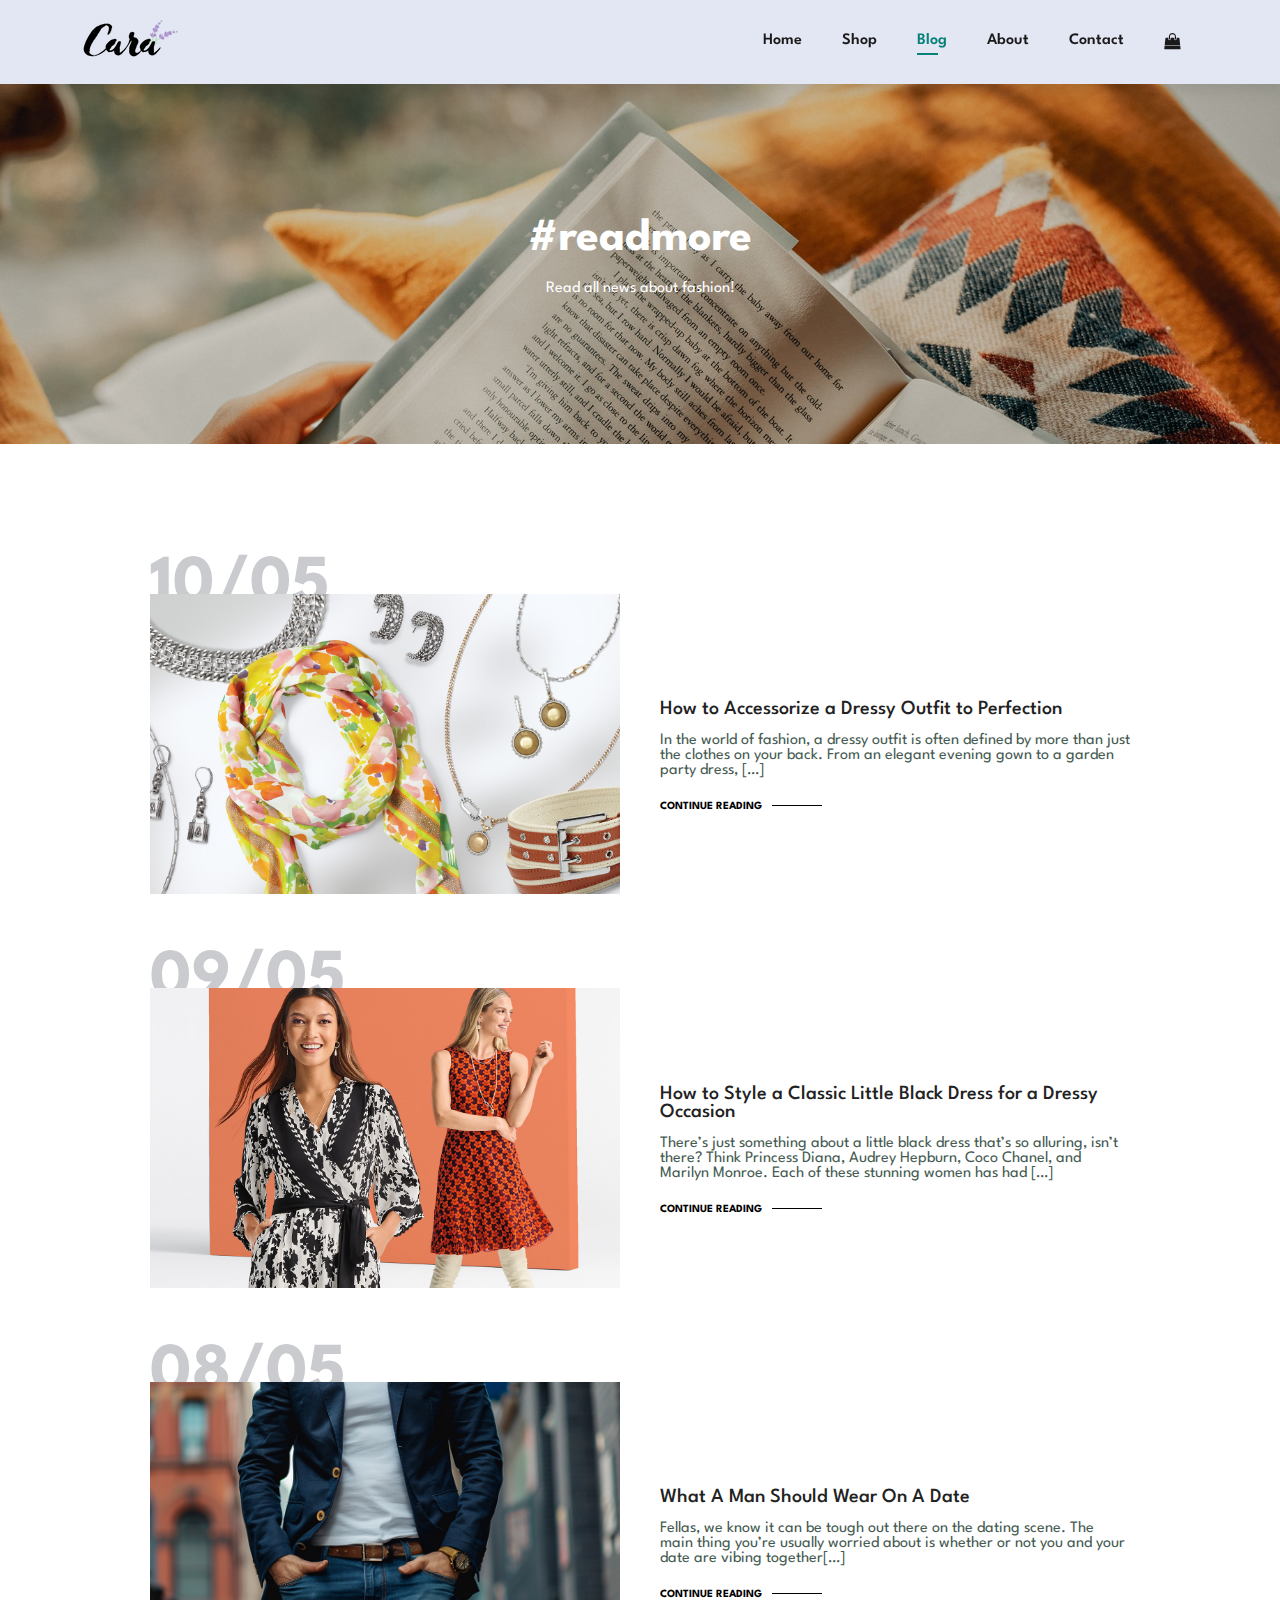
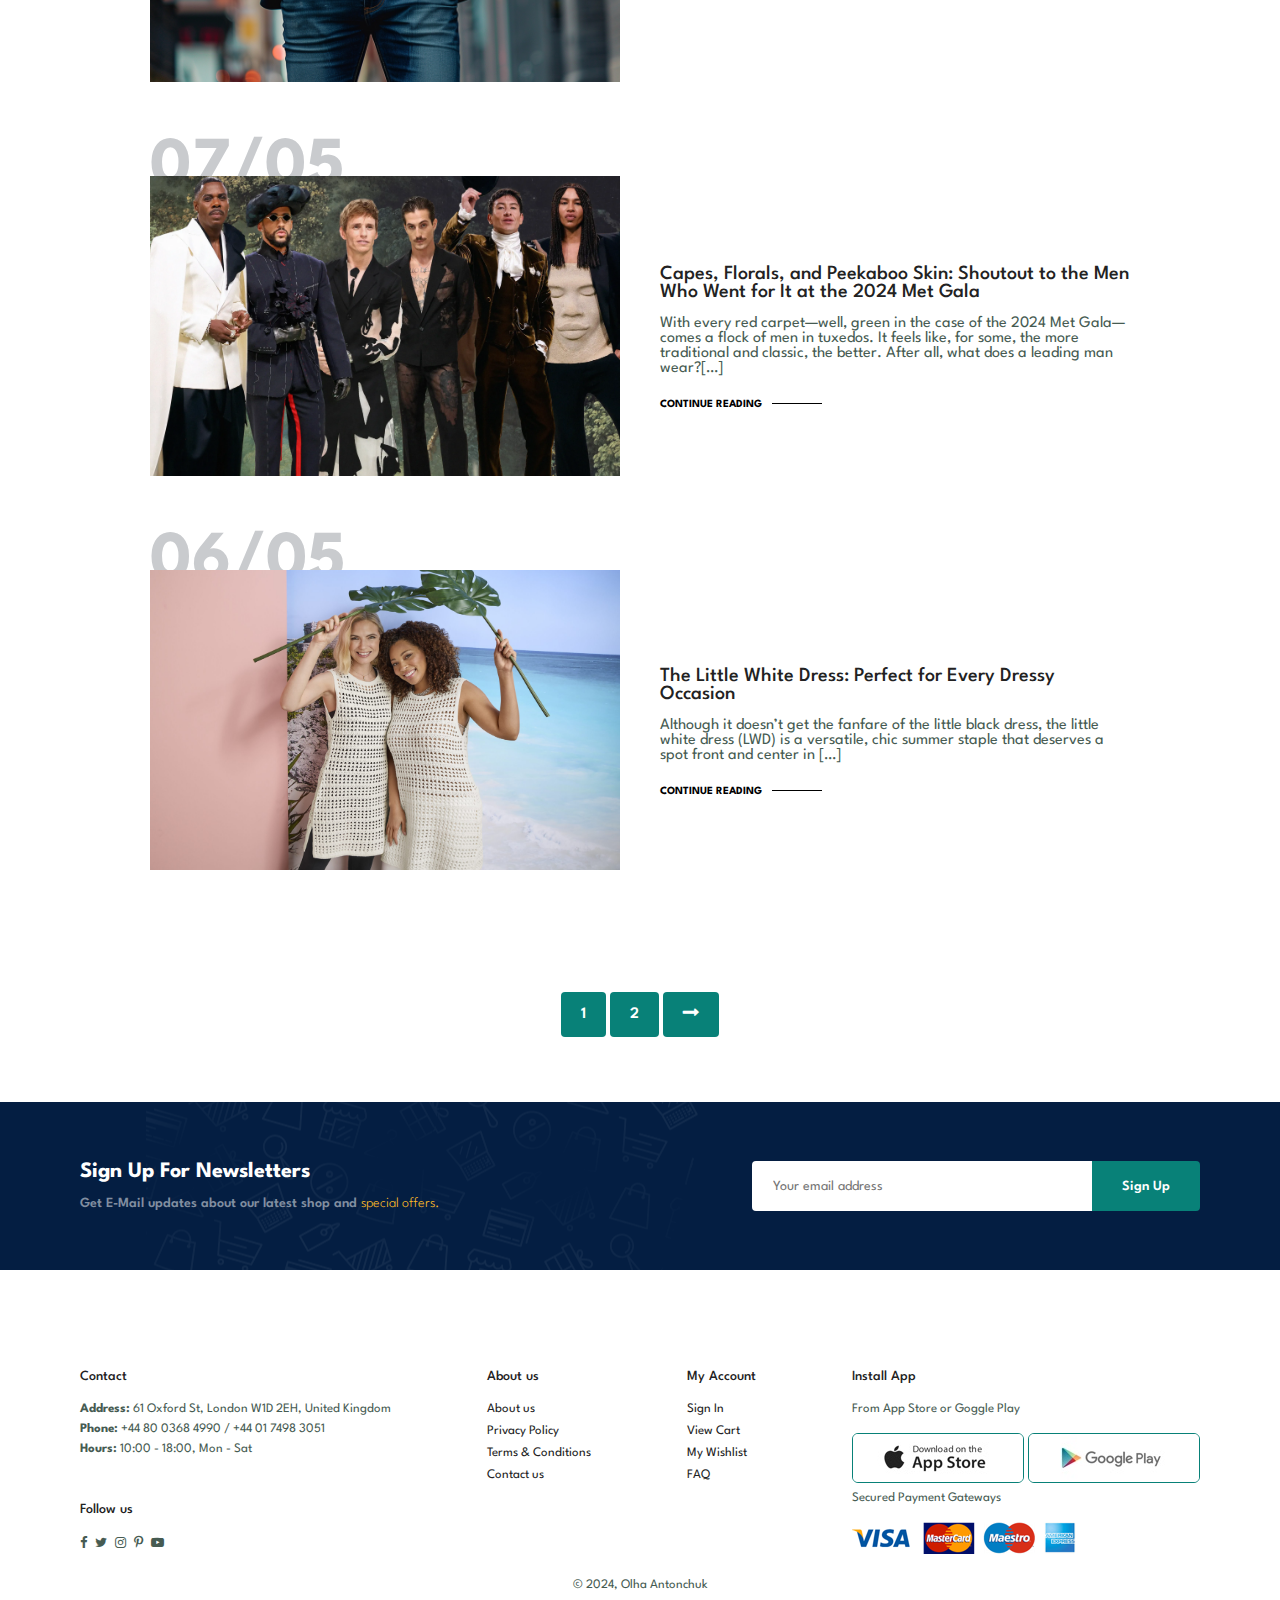
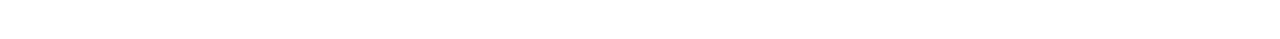
<file: blog.html>
<!DOCTYPE html>
<html lang="en">
<head>
    <meta charset="UTF-8">
    <meta http-equiv="X-UA-Compatible" content="IE=edge">
    <meta name="viewport" content="width=device-width, initial-scale=1.0">
    <title>Clothes website</title>
    <link rel="stylesheet" href="https://cdnjs.cloudflare.com/ajax/libs/font-awesome/4.7.0/css/font-awesome.min.css">
    <link rel="stylesheet" href="style.css">
</head>
<body>
    <section id="header">
        <a href="index.html"><img src="img/logo.png" class="logo" alt=""></a>

        <div>
            <ul id="navbar">
                <li><a href="index.html">Home</a></li>
                <li><a href="shop.html">Shop</a></li>
                <li><a class="active" href="blog.html">Blog</a></li>
                <li><a href="about.html">About</a></li>
                <li><a href="contact.html">Contact</a></li>
                <li id="lg-bag"><a href="cart.html"><i class="fa fa-shopping-bag" aria-hidden="true"></i></a></li>
                <a href="#" id="close"><i class="fa fa-times" aria-hidden="true"></i></a>
            </ul>
        </div>
        <div id="mobile">
            <a href="cart.html"><i class="fa fa-shopping-bag" aria-hidden="true"></i></a>
            <i id="bar" class="fa fa-outdent" aria-hidden="true"></i>
        </div>
    </section>

    <section id="page-header" class="blog-header">
        <h2>#readmore</h2>
        <p>Read all news about fashion!</p>
    </section>

    <section id="blog">
        <div class="blog-box">
            <div class="blog-img">
                <img src="img/blog/a5.jpeg" alt="">
            </div>
            <div class="blog-details">
                <h4>How to Accessorize a Dressy Outfit to Perfection</h4>
                <p>In the world of fashion, a dressy outfit is often defined
                    by more than just the clothes on your back. From an elegant 
                    evening gown to a garden party dress, […]</p>
                <a href="https://www.cabionline.uk/2023/07/06/how-to-accessorize-a-dressy-outfit-to-perfection/">CONTINUE READING</a>
            </div>
            <h1>10/05</h1>
        </div>
        <div class="blog-box">
            <div class="blog-img">
                <img src="img/blog/a4.jpeg" alt="">
            </div>
            <div class="blog-details">
                <h4>How to Style a Classic Little Black Dress for a Dressy Occasion</h4>
                <p>There’s just something about a little black dress that’s so alluring,
                    isn’t there? Think Princess Diana, Audrey Hepburn, Coco Chanel, and 
                    Marilyn Monroe. Each of these stunning women has had […]</p>
                <a href="https://www.cabionline.uk/2023/07/06/how-to-style-a-classic-little-black-dress-for-a-dressy-occasion/">CONTINUE READING</a>
            </div>
            <h1>09/05</h1>
        </div>
        <div class="blog-box">
            <div class="blog-img">
                <img src="img/blog/a3.jpeg" alt="">
            </div>
            <div class="blog-details">
                <h4>What A Man Should Wear On A Date</h4>
                <p>Fellas, we know it can be tough out there on the dating scene.
                    The main thing you’re usually worried about is whether or not 
                    you and your date are vibing together[…]</p>
                <a href="https://www.realmenrealstyle.com/what-man-wear-on-date/">CONTINUE READING</a>
            </div>
            <h1>08/05</h1>
        </div>
        <div class="blog-box">
            <div class="blog-img">
                <img src="img/blog/a2.webp" alt="">
            </div>
            <div class="blog-details">
                <h4>Capes, Florals, and Peekaboo Skin: Shoutout to the Men Who Went for It at the 2024 Met Gala</h4>
                <p>With every red carpet—well, green in the case of the 2024 Met Gala—comes 
                    a flock of men in tuxedos. It feels like, for some, the more traditional
                    and classic, the better. After all, what does a leading man wear?[…]</p>
                <a href="https://www.vogue.com/article/capes-florals-and-peekaboo-skin-shoutout-to-the-men-who-went-for-it-at-the-2024-met-gala">CONTINUE READING</a>
            </div>
            <h1>07/05</h1>
        </div>
        <div class="blog-box">
            <div class="blog-img">
                <img src="img/blog/a1.jpeg" alt="">
            </div>
            <div class="blog-details">
                <h4>The Little White Dress: Perfect for Every Dressy Occasion</h4>
                <p>Although it doesn’t get the fanfare of the little black dress, 
                    the little white dress (LWD) is a versatile, chic summer staple that 
                    deserves a spot front and center in […]</p>
                <a href="https://www.cabionline.uk/2023/07/06/the-little-white-dress-perfect-for-every-dressy-occasion/">CONTINUE READING</a>
            </div>
            <h1>06/05</h1>
        </div>
    </section>

    <section id="pagination" class="section-p1">
        <a href="#">1</a>
        <a href="#">2</a>
        <a href="#"><i class="fa fa-long-arrow-right" aria-hidden="true"></i></a>
    </section>

    <section id="newsletter" class="section-p1 section-m1">
        <div class="newstext">
            <h4>Sign Up For Newsletters</h4>
            <p>Get E-Mail updates about our latest shop and <span>special offers.</span></p>
        </div>
        <div class="form">
            <input type="text" placeholder="Your email address">
            <button class="normal">Sign Up</button>
        </div>
    </section>

    <footer class="section-p1">
        <div class="col">

            <h4>Contact</h4>
            <p><strong>Address:</strong> 61 Oxford St, London W1D 2EH, United Kingdom</p>
            <p><strong>Phone:</strong> +44 80 0368 4990 / +44 01 7498 3051 </p>
            <p><strong>Hours:</strong> 10:00 - 18:00, Mon - Sat</p>
            <div class="follow">
                <h4>Follow us</h4>
                <div class="icon">
                    <a href="https://www.facebook.com/"><i class="fa fa-facebook" aria-hidden="true"></i></a>
                    <a href="https://twitter.com/"><i class="fa fa-twitter" aria-hidden="true"></i></a>
                    <a href="https://www.instagram.com/"><i class="fa fa-instagram" aria-hidden="true"></i></a>
                    <a href="https://www.pinterest.com/"><i class="fa fa-pinterest-p" aria-hidden="true"></i></a>
                    <a href="https://www.youtube.com/"><i class="fa fa-youtube-play" aria-hidden="true"></i></a>
                </div>
            </div>
        </div>

        <div class="col">
            <h4>About us</h4>
            <a href="about.html">About us</a>
            <a href="policy.html">Privacy Policy</a>
            <a href="terms.html">Terms & Conditions</a>
            <a href="contact.html">Contact us</a>
        </div>

        <div class="col">
            <h4>My Account</h4>
            <a href="#">Sign In</a>
            <a href="#">View Cart</a>
            <a href="#">My Wishlist</a>
            <a href="https://www.district5boutique.com/faq/">FAQ</a>
        </div>

        <div class="col install">
            <h4>Install App</h4>
            <p>From App Store or Goggle Play</p>
            <div class="row">
                <a href="https://www.apple.com/app-store/"><img src="img/pay/app.jpg" alt=""></a>
                <a href="https://play.google.com/store/games?hl=uk&gl=US"><img src="img/pay/play.jpg" alt=""></a>
            </div>
            <p>Secured Payment Gateways</p>
            <img src="img/pay/pay.png" alt="">
        </div>

        <div class="copyright">
            <p>© 2024, Olha Antonchuk</p>
        </div>
    </footer>

    <script src="script.js"></script>
</body>
</html>
</file>
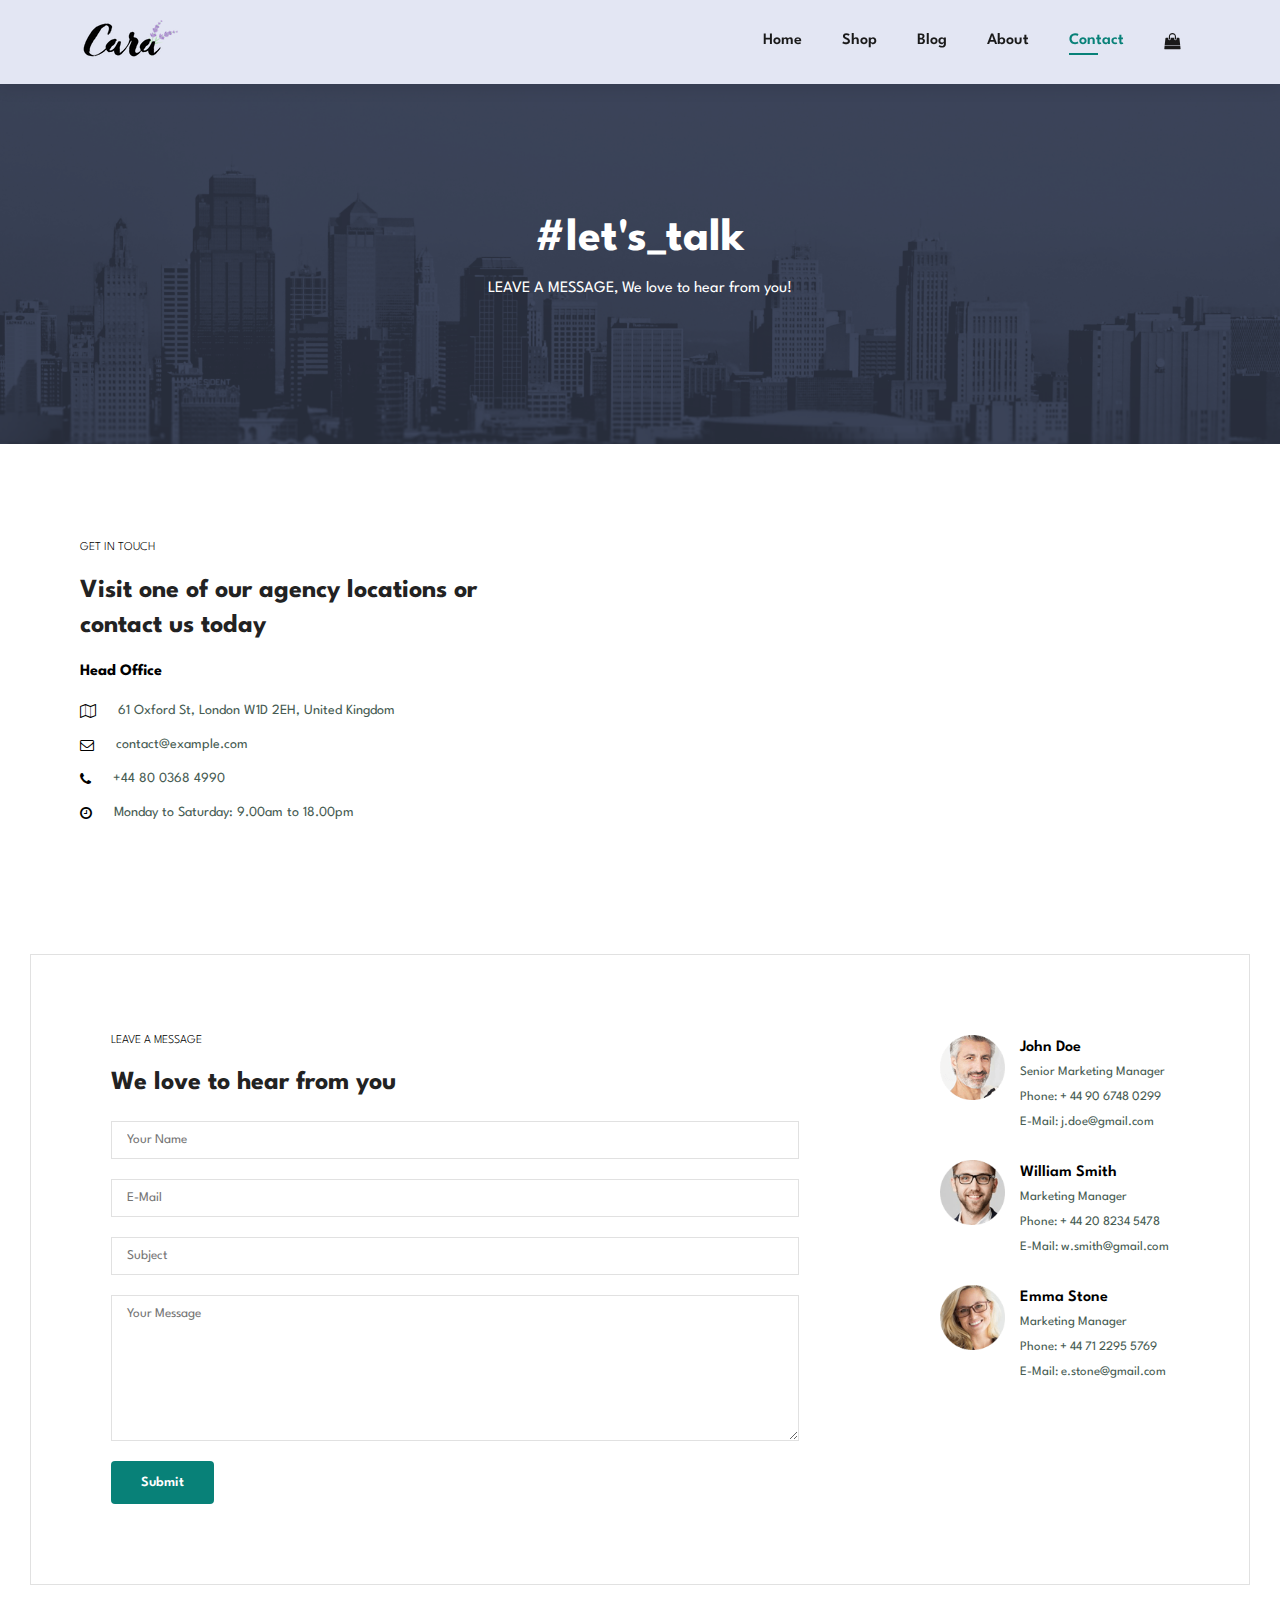
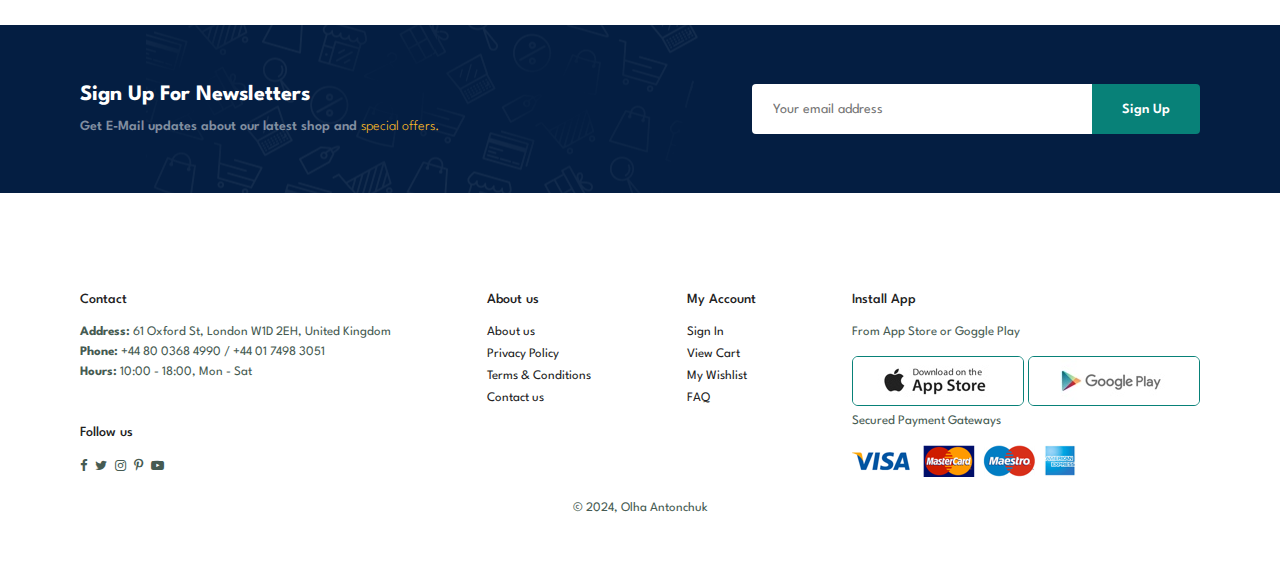
<file: contact.html>
<!DOCTYPE html>
<html lang="en">
<head>
    <meta charset="UTF-8">
    <meta http-equiv="X-UA-Compatible" content="IE=edge">
    <meta name="viewport" content="width=device-width, initial-scale=1.0">
    <title>Clothes website</title>
    <link rel="stylesheet" href="https://cdnjs.cloudflare.com/ajax/libs/font-awesome/4.7.0/css/font-awesome.min.css">
    <link rel="stylesheet" href="style.css">
</head>
<body>
    <section id="header">
        <a href="index.html"><img src="img/logo.png" class="logo" alt=""></a>

        <div>
            <ul id="navbar">
                <li><a href="index.html">Home</a></li>
                <li><a href="shop.html">Shop</a></li>
                <li><a href="blog.html">Blog</a></li>
                <li><a href="about.html">About</a></li>
                <li><a class="active" href="contact.html">Contact</a></li>
                <li id="lg-bag"><a href="cart.html"><i class="fa fa-shopping-bag" aria-hidden="true"></i></a></li>
                <a href="#" id="close"><i class="fa fa-times" aria-hidden="true"></i></a>
            </ul>
        </div>
        <div id="mobile">
            <a href="cart.html"><i class="fa fa-shopping-bag" aria-hidden="true"></i></a>
            <i id="bar" class="fa fa-outdent" aria-hidden="true"></i>
        </div>
    </section>

    <section id="page-header" class="about-header">
        <h2>#let's_talk</h2>
        <p>LEAVE A MESSAGE, We love to hear from you!</p>
    </section>

    <section id="contact-details" class="section-p1">
        <div class="details">
            <span>GET IN TOUCH</span>
            <h2>Visit one of our agency locations or contact us today</h2>
            <h3>Head Office</h3>
            <div>
                <li>
                    <i class="fa fa-map-o" aria-hidden="true"></i>
                    <p>61 Oxford St, London W1D 2EH, United Kingdom</p>
                </li>
                <li>
                    <i class="fa fa-envelope-o" aria-hidden="true"></i>
                    <p>contact@example.com</p>
                </li>
                <li>
                    <i class="fa fa-phone" aria-hidden="true"></i>
                    <p>+44 80 0368 4990</p>
                </li>
                <li>
                    <i class="fa fa-clock-o" aria-hidden="true"></i>
                    <p>Monday to Saturday: 9.00am to 18.00pm</p>
                </li>
            </div>
        </div>

        <div class="map">
            <iframe src="https://www.google.com/maps/embed?pb=!1m18!1m12!1m3!1d2482.8388784366894!2d-0.1377669141044131!3d51.516171899143174!2m3!1f0!2f0!3f0!3m2!1i1024!2i768!4f13.1!3m3!1m2!1s0x48761b2cc2fd267f%3A0x4b282af97553224d!2sZARA!5e0!3m2!1sru!2sua!4v1713959972430!5m2!1sru!2sua" width="600" height="450" style="border:0;" allowfullscreen="" loading="lazy" referrerpolicy="no-referrer-when-downgrade"></iframe>        </div>
    </section>

    <section id="form-details">
        <form action="">
            <span>LEAVE A MESSAGE</span>
            <h2>We love to hear from you</h2>
            <input type="text" placeholder="Your Name">
            <input type="text" placeholder="E-Mail">
            <input type="text" placeholder="Subject">
            <textarea name="" id="" cols="30" rows="10" placeholder="Your Message"></textarea>
            <button class="normal">Submit</button>
        </form>

        <div class="people">
            <div>
                <img src="img/people/1.png" alt="">
                <p><span>John Doe</span> Senior Marketing Manager <br> Phone: + 44 90 6748 0299 <br> E-Mail: j.doe@gmail.com</p>
            </div>
            <div>
                <img src="img/people/2.png" alt="">
                <p><span>William Smith</span> Marketing Manager <br> Phone: + 44 20 8234 5478 <br> E-Mail: w.smith@gmail.com</p>
            </div>
            <div>
                <img src="img/people/3.png" alt="">
                <p><span>Emma Stone</span> Marketing Manager <br> Phone: + 44 71 2295 5769 <br> E-Mail: e.stone@gmail.com</p>
            </div>
        </div>
    </section>

    <section id="newsletter" class="section-p1 section-m1">
        <div class="newstext">
            <h4>Sign Up For Newsletters</h4>
            <p>Get E-Mail updates about our latest shop and <span>special offers.</span></p>
        </div>
        <div class="form">
            <input type="text" placeholder="Your email address">
            <button class="normal">Sign Up</button>
        </div>
    </section>

    <footer class="section-p1">
        <div class="col">

            <h4>Contact</h4>
            <p><strong>Address:</strong> 61 Oxford St, London W1D 2EH, United Kingdom</p>
            <p><strong>Phone:</strong> +44 80 0368 4990 / +44 01 7498 3051 </p>
            <p><strong>Hours:</strong> 10:00 - 18:00, Mon - Sat</p>
            <div class="follow">
                <h4>Follow us</h4>
                <div class="icon">
                    <a href="https://www.facebook.com/"><i class="fa fa-facebook" aria-hidden="true"></i></a>
                    <a href="https://twitter.com/"><i class="fa fa-twitter" aria-hidden="true"></i></a>
                    <a href="https://www.instagram.com/"><i class="fa fa-instagram" aria-hidden="true"></i></a>
                    <a href="https://www.pinterest.com/"><i class="fa fa-pinterest-p" aria-hidden="true"></i></a>
                    <a href="https://www.youtube.com/"><i class="fa fa-youtube-play" aria-hidden="true"></i></a>
                </div>
            </div>
        </div>

        <div class="col">
            <h4>About us</h4>
            <a href="about.html">About us</a>
            <a href="policy.html">Privacy Policy</a>
            <a href="terms.html">Terms & Conditions</a>
            <a href="contact.html">Contact us</a>
        </div>

        <div class="col">
            <h4>My Account</h4>
            <a href="#">Sign In</a>
            <a href="#">View Cart</a>
            <a href="#">My Wishlist</a>
            <a href="https://www.district5boutique.com/faq/">FAQ</a>
        </div>

        <div class="col install">
            <h4>Install App</h4>
            <p>From App Store or Goggle Play</p>
            <div class="row">
                <a href="https://www.apple.com/app-store/"><img src="img/pay/app.jpg" alt=""></a>
                <a href="https://play.google.com/store/games?hl=uk&gl=US"><img src="img/pay/play.jpg" alt=""></a>
            </div>
            <p>Secured Payment Gateways</p>
            <img src="img/pay/pay.png" alt="">
        </div>

        <div class="copyright">
            <p>© 2024, Olha Antonchuk</p>
        </div>
    </footer>

    <script src="script.js"></script>
</body>
</html>
</file>
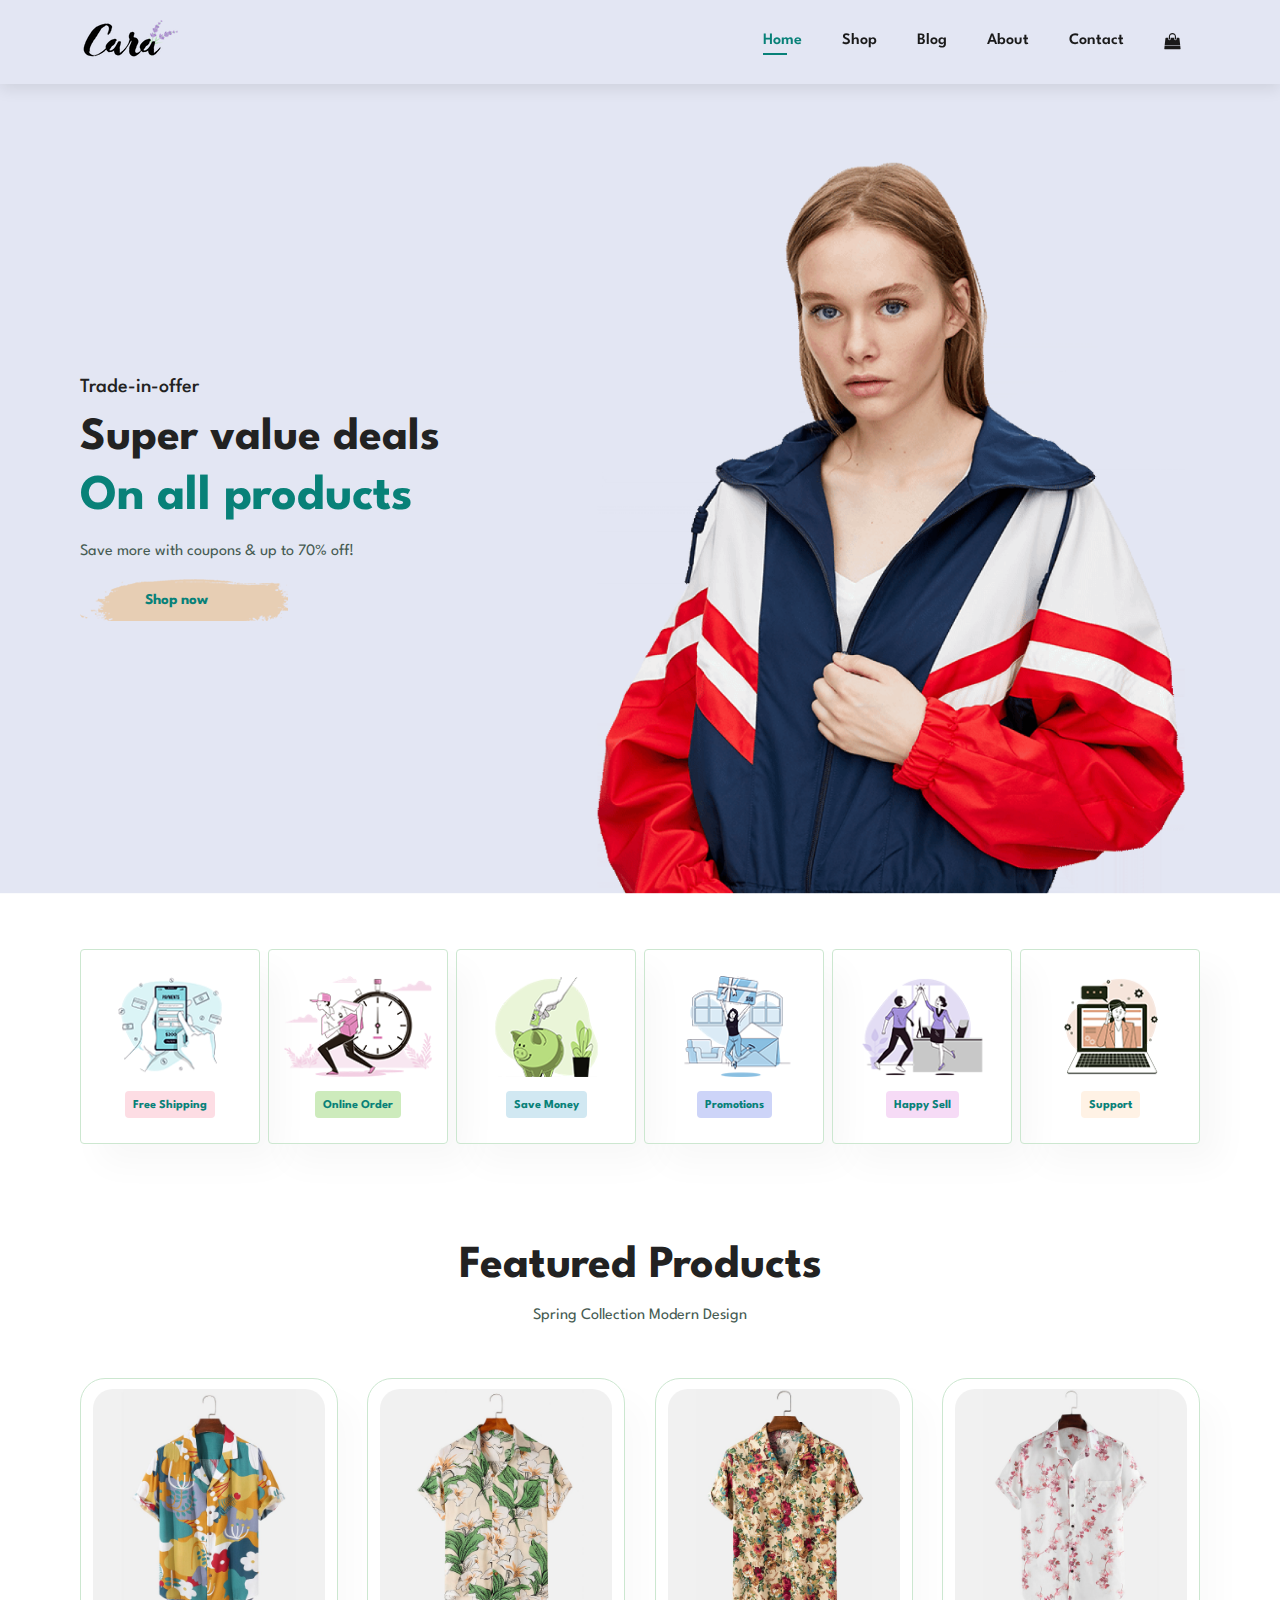
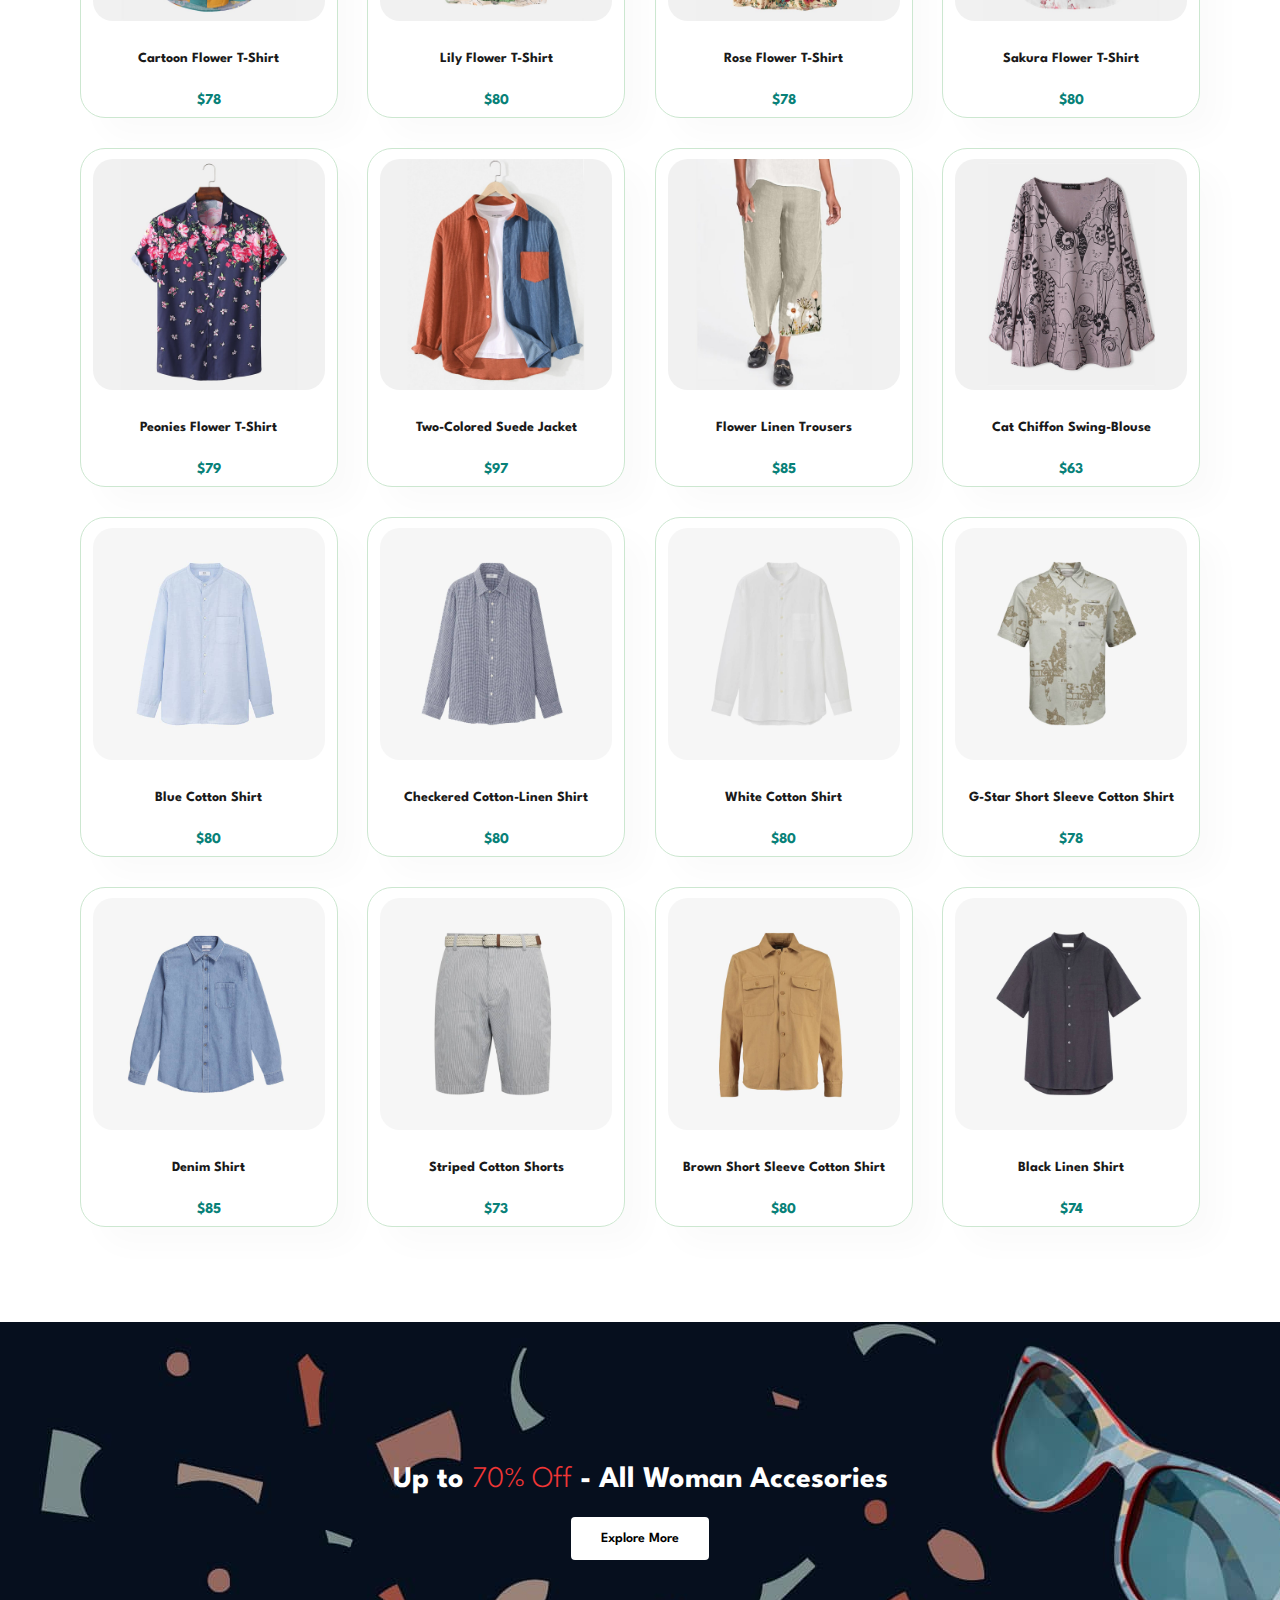
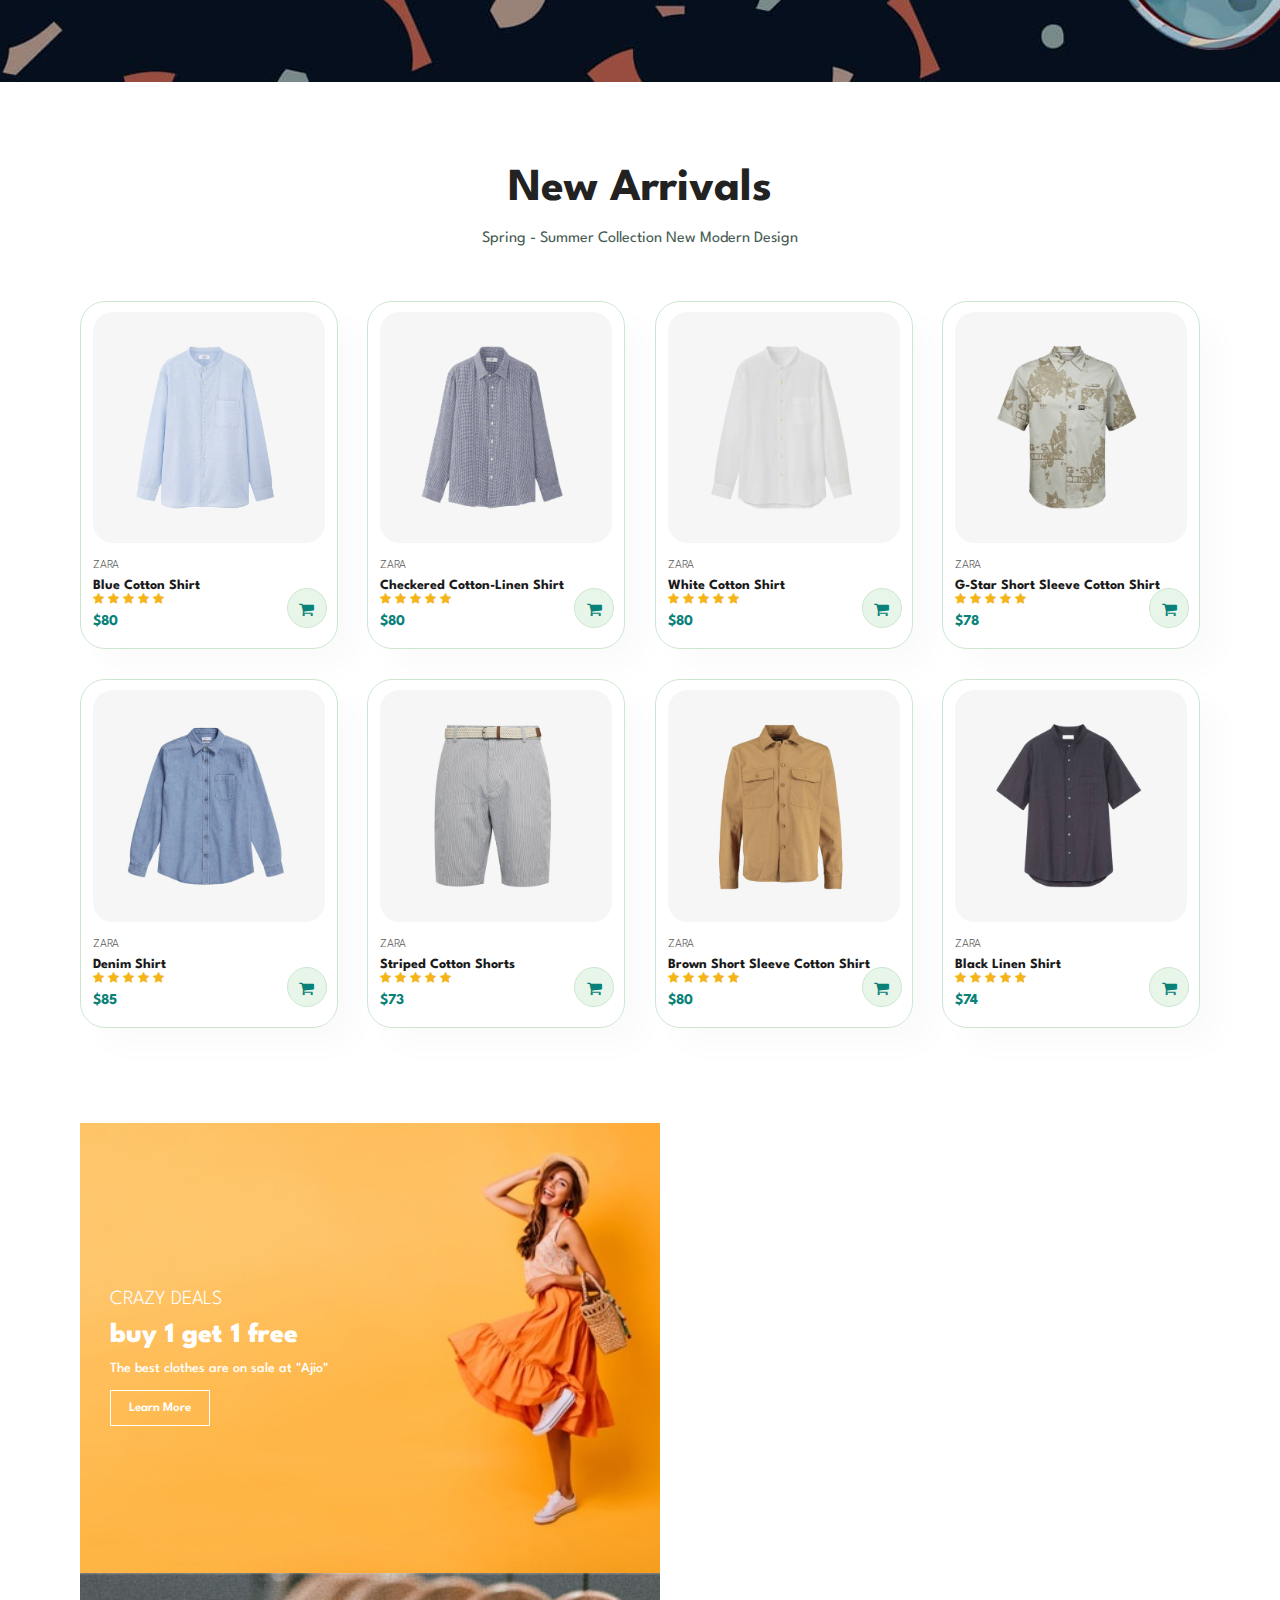
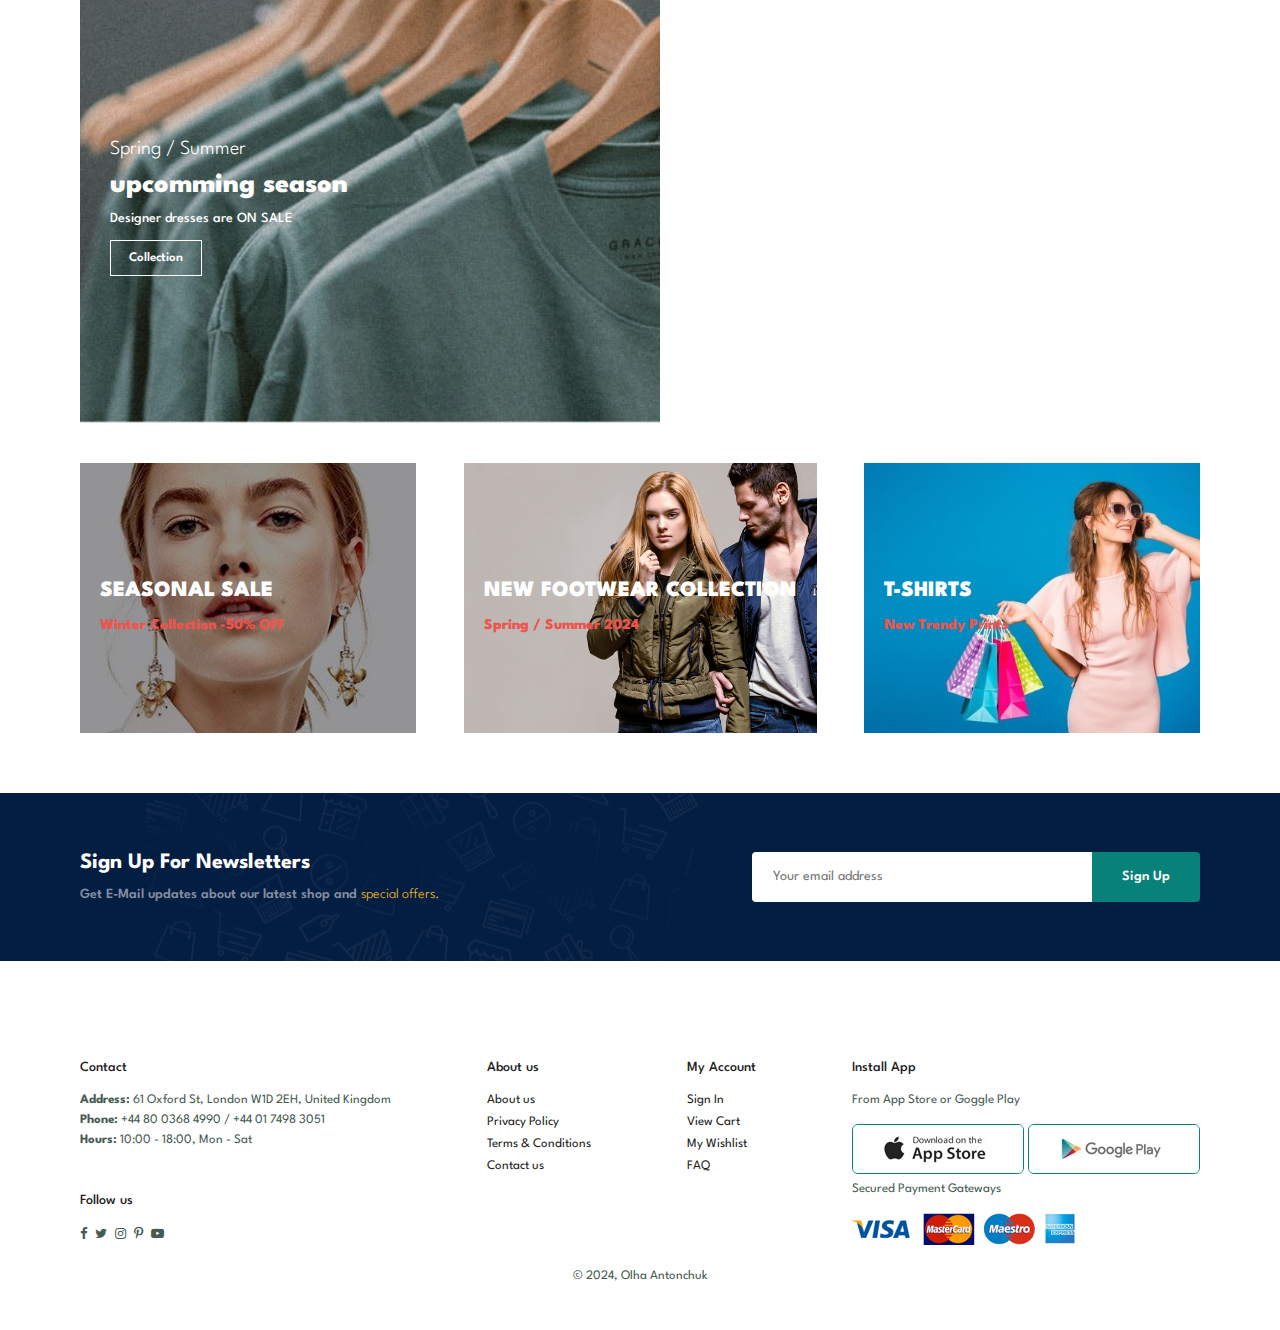
<file: detail.html>
<!DOCTYPE html>
<html lang="en">
<head>
    <meta charset="UTF-8">
    <meta http-equiv="X-UA-Compatible" content="IE=edge">
    <meta name="viewport" content="width=device-width, initial-scale=1.0">
    <title>Clothes website</title>
    <link rel="stylesheet" href="https://cdnjs.cloudflare.com/ajax/libs/font-awesome/4.7.0/css/font-awesome.min.css">
    <link rel="stylesheet" href="style.css">
</head>
<body>
    <section id="header">
        <a href="index.html"><img src="img/logo.png" class="logo" alt=""></a>

        <div>
            <ul id="navbar">
                <li><a href="index.html">Home</a></li>
                <li><a class="active" href="shop.html">Shop</a></li>
                <li><a href="blog.html">Blog</a></li>
                <li><a href="about.html">About</a></li>
                <li><a href="contact.html">Contact</a></li>
                <li id="lg-bag"><a href="cart.html"><i class="fa fa-shopping-bag" aria-hidden="true"></i></a></li>
                <a href="#" id="close"><i class="fa fa-times" aria-hidden="true"></i></a>
            </ul>
        </div>
        <div id="mobile">
            <a href="cart.html"><i class="fa fa-shopping-bag" aria-hidden="true"></i></a>
            <i id="bar" class="fa fa-outdent" aria-hidden="true"></i>
        </div>
    </section>

    <div class="container">
        <div class="single-pro-details">
            <h4>PRODUCT DETAIL</h4> 
        </div>
        <div class="detail">
            <div class="image">
                <img src="">
            </div>
            <div class="content">
                <h1 class="name"></h1>
                <div class="price"></div>
                <select class="select">
                    <option>Select Size</option>
                    <option>Small</option>
                    <option>Large</option>
                    <option>Medium</option>
                    <option>XL</option>
                    <option>XXL</option>
                </select>
                <div class="buttons">
                    <button>Check Out</button>
                    <button>Add To Cart 
                        <span>
                            <svg class="" aria-hidden="true" xmlns="http://www.w3.org/2000/svg" fill="none" viewBox="0 0 18 20">
                                <path stroke="currentColor" stroke-linecap="round" stroke-linejoin="round" stroke-width="2" d="M6 15a2 2 0 1 0 0 4 2 2 0 0 0 0-4Zm0 0h8m-8 0-1-4m9 4a2 2 0 1 0 0 4 2 2 0 0 0 0-4Zm-9-4h10l2-7H3m2 7L3 4m0 0-.792-3H1"/>
                            </svg>
                        </span>
                    </button>
                </div>
                <div class="description"></div>
            </div>
        </div>

        <section id="product1" class="section-p1">
            <h2>Featured Products</h2>
            <p>Spring - Summer Collection New Modern Design</p>
            <div class="listProduct"></div>
        </section>
    </div>

    <section id="newsletter" class="section-p1 section-m1">
        <div class="newstext">
            <h4>Sign Up For Newsletters</h4>
            <p>Get E-Mail updates about our latest shop and <span>special offers.</span></p>
        </div>
        <div class="form">
            <input type="text" placeholder="Your email address">
            <button class="normal">Sign Up</button>
        </div>
    </section>

    <footer class="section-p1">
        <div class="col">

            <h4>Contact</h4>
            <p><strong>Address:</strong> 61 Oxford St, London W1D 2EH, United Kingdom</p>
            <p><strong>Phone:</strong> +44 80 0368 4990 / +44 01 7498 3051 </p>
            <p><strong>Hours:</strong> 10:00 - 18:00, Mon - Sat</p>
            <div class="follow">
                <h4>Follow us</h4>
                <div class="icon">
                    <a href="https://www.facebook.com/"><i class="fa fa-facebook" aria-hidden="true"></i></a>
                    <a href="https://twitter.com/"><i class="fa fa-twitter" aria-hidden="true"></i></a>
                    <a href="https://www.instagram.com/"><i class="fa fa-instagram" aria-hidden="true"></i></a>
                    <a href="https://www.pinterest.com/"><i class="fa fa-pinterest-p" aria-hidden="true"></i></a>
                    <a href="https://www.youtube.com/"><i class="fa fa-youtube-play" aria-hidden="true"></i></a>
                </div>
            </div>
        </div>

        <div class="col">
            <h4>About us</h4>
            <a href="about.html">About us</a>
            <a href="policy.html">Privacy Policy</a>
            <a href="terms.html">Terms & Conditions</a>
            <a href="contact.html">Contact us</a>
        </div>

        <div class="col">
            <h4>My Account</h4>
            <a href="#">Sign In</a>
            <a href="#">View Cart</a>
            <a href="#">My Wishlist</a>
            <a href="https://www.district5boutique.com/faq/">FAQ</a>
        </div>

        <div class="col install">
            <h4>Install App</h4>
            <p>From App Store or Goggle Play</p>
            <div class="row">
                <a href="https://www.apple.com/app-store/"><img src="img/pay/app.jpg" alt=""></a>
                <a href="https://play.google.com/store/games?hl=uk&gl=US"><img src="img/pay/play.jpg" alt=""></a>
            </div>
            <p>Secured Payment Gateways</p>
            <img src="img/pay/pay.png" alt="">
        </div>

        <div class="copyright">
            <p>© 2024, Olha Antonchuk</p>
        </div>
    </footer> 

    <script>
        let products = null;
        // get datas from file json
        fetch('products.json')
            .then(response => response.json())
            .then(data => {
                products = data;
                showDetail();
        })

        function showDetail(){
    // remove datas default from HTML
        let detail = document.querySelector('.detail');
        let listProduct = document.querySelector('.listProduct');
        let productId =  new URLSearchParams(window.location.search).get('id');
        let thisProduct = products.filter(value => value.id == productId)[0];
        //if there is no product with id = productId => return to home page
        if(!thisProduct){
            window.location.href = "/";
        }

        detail.querySelector('.image img').src = thisProduct.image;
        detail.querySelector('.name').innerText = thisProduct.name;
        detail.querySelector('.price').innerText = '$' + thisProduct.price;
        detail.querySelector('.description').innerText = thisProduct.description;


        (products.filter(value => value.id != productId)).forEach(product => {
            let newProduct = document.createElement('a');
            newProduct.href = '/detail.html?id=' + product.id;
            newProduct.classList.add('item');
            newProduct.innerHTML = 
            `<img src="${product.image}" alt="">
            <h2>${product.name}</h2>
            <div class="price">$${product.price}</div>`;
            listProduct.appendChild(newProduct);
        });
    }

    </script>
</body>
</html>
</file>
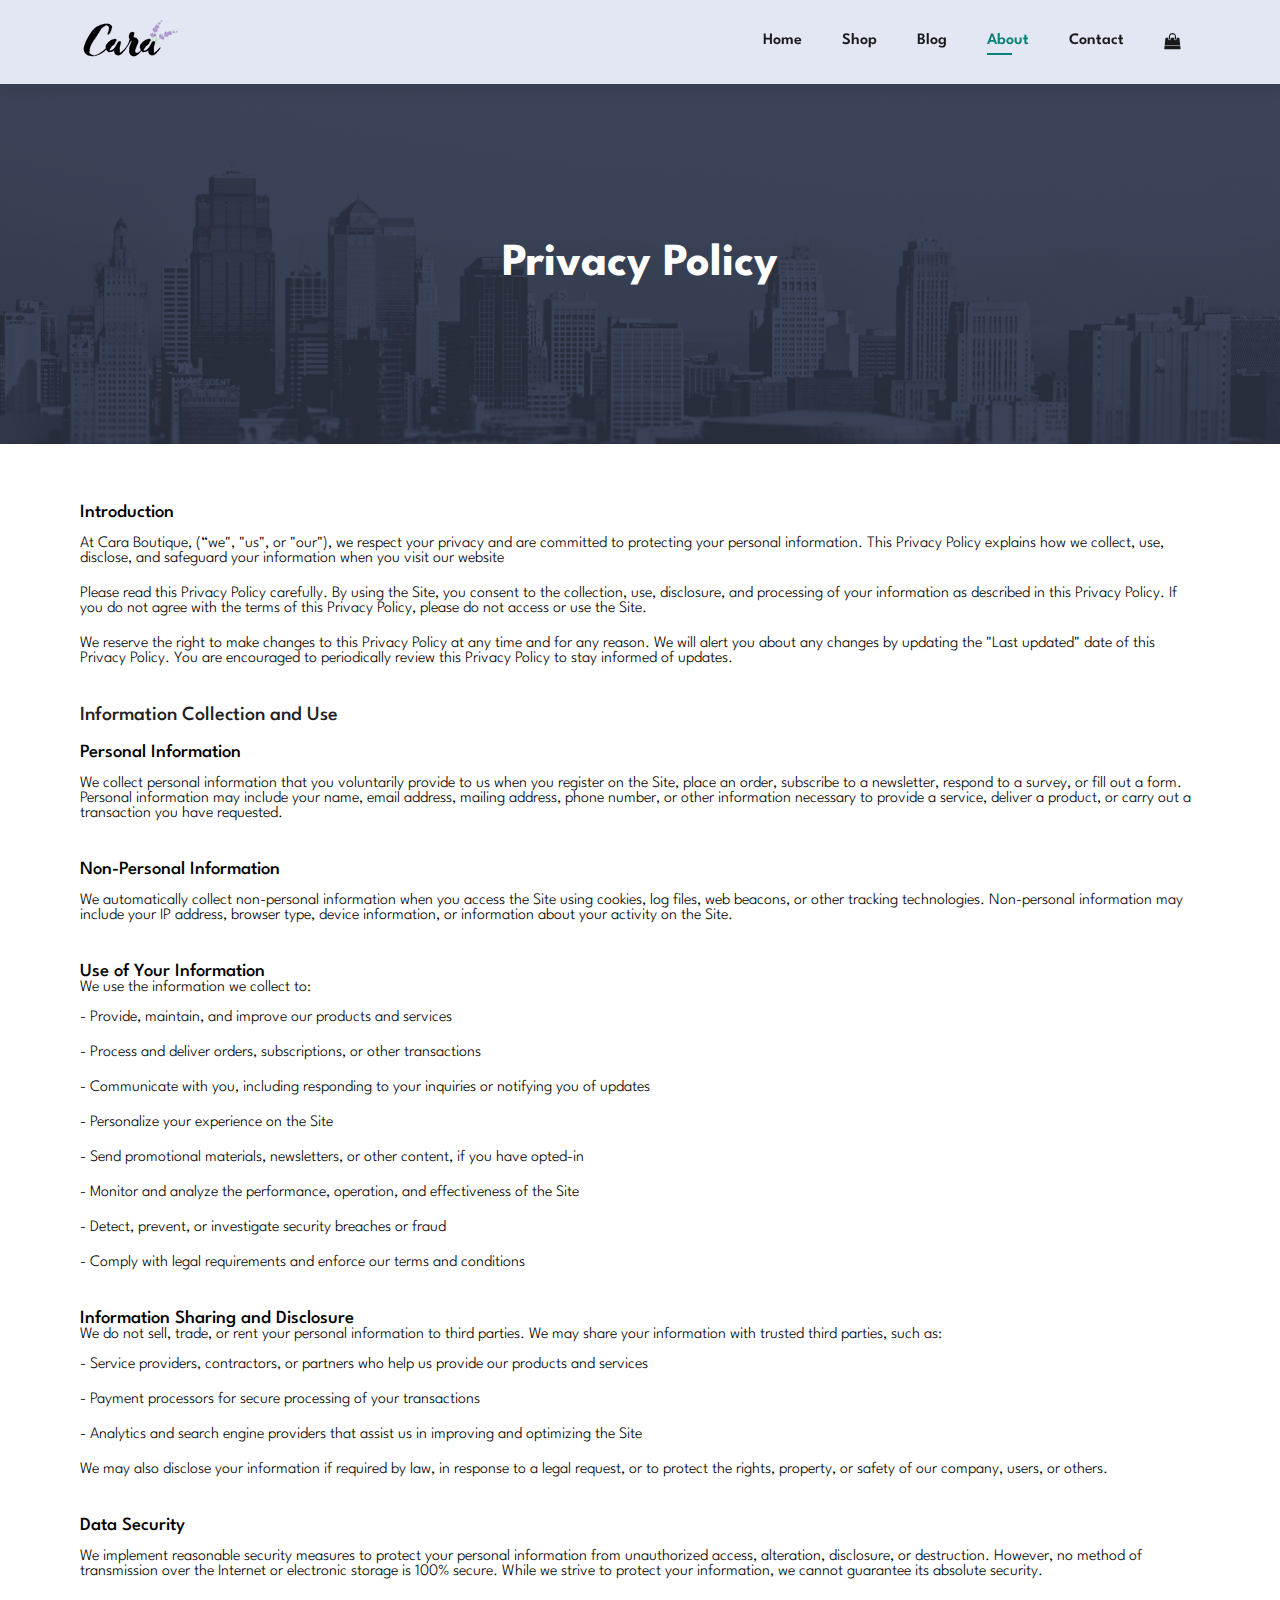
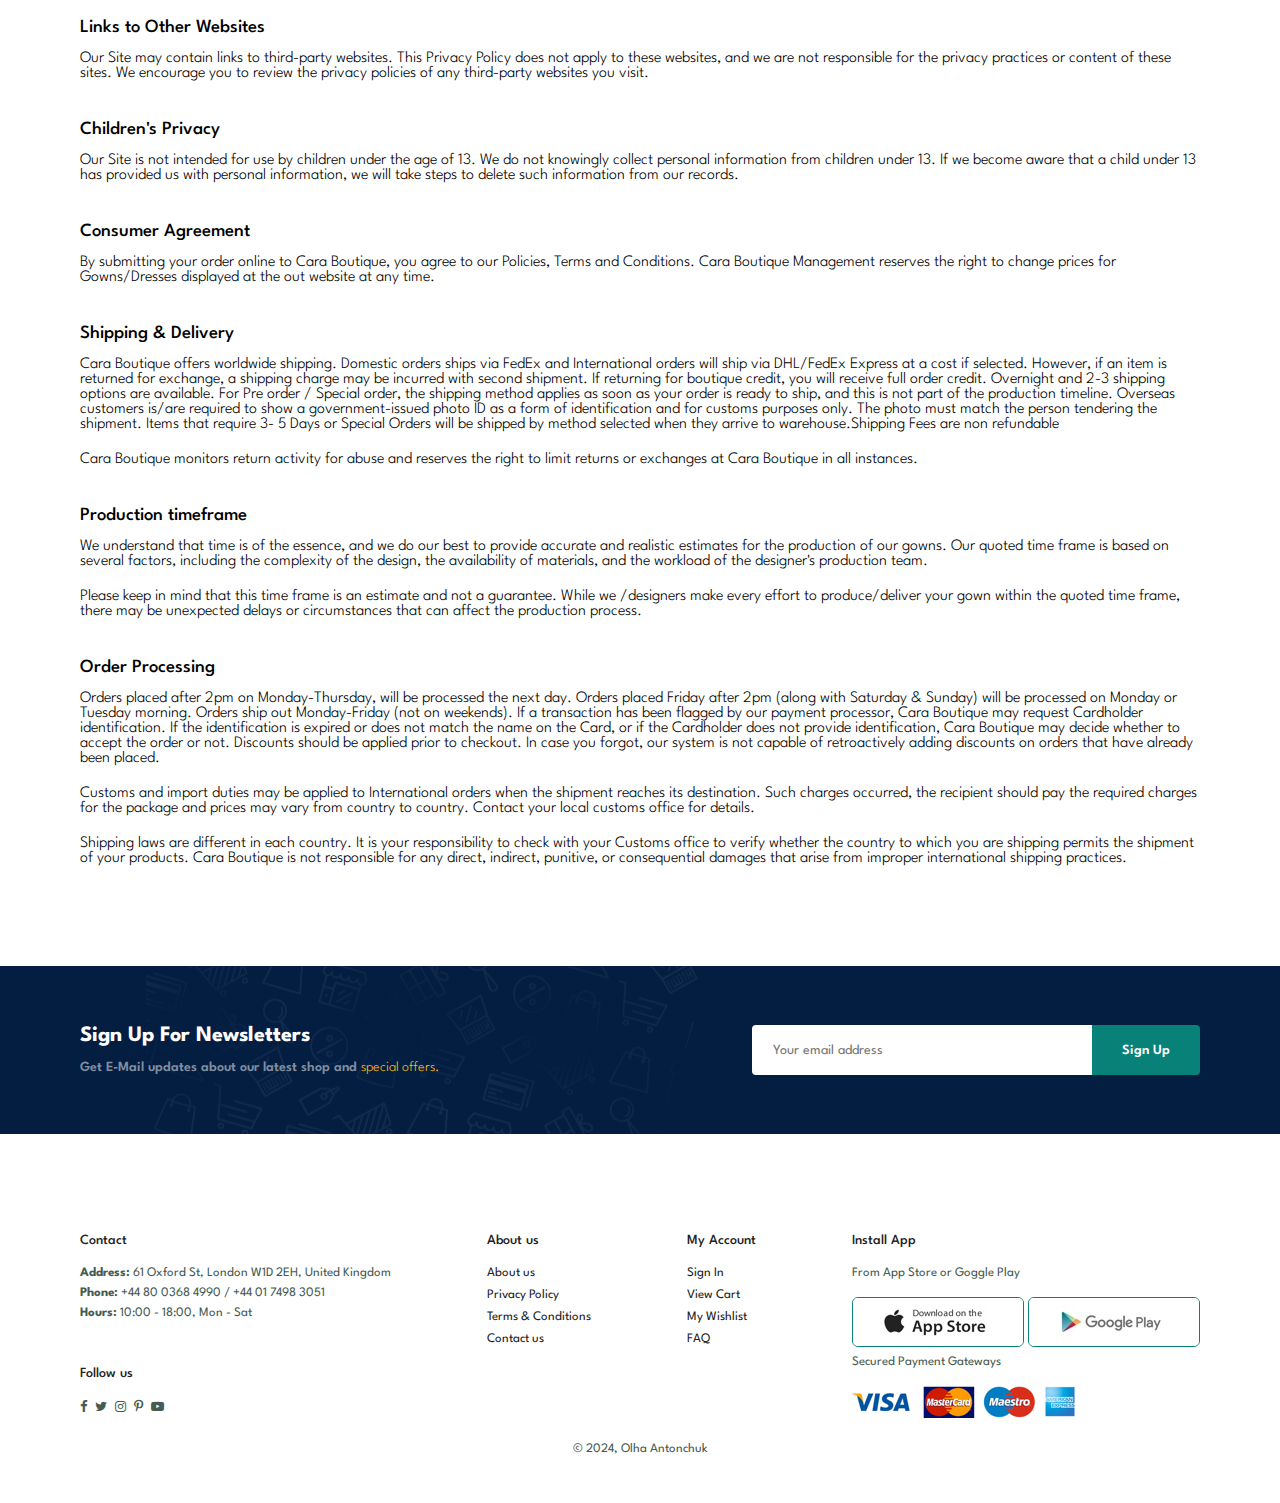
<file: policy.html>
<!DOCTYPE html>
<html lang="en">
<head>
    <meta charset="UTF-8">
    <meta http-equiv="X-UA-Compatible" content="IE=edge">
    <meta name="viewport" content="width=device-width, initial-scale=1.0">
    <title>Clothes website</title>
    <link rel="stylesheet" href="https://cdnjs.cloudflare.com/ajax/libs/font-awesome/4.7.0/css/font-awesome.min.css">
    <link rel="stylesheet" href="style.css">
</head>
<body>
    <section id="header">
        <a href="index.html"><img src="img/logo.png" class="logo" alt=""></a>

        <div>
            <ul id="navbar">
                <li><a href="index.html">Home</a></li>
                <li><a href="shop.html">Shop</a></li>
                <li><a href="blog.html">Blog</a></li>
                <li><a class="active" href="about.html">About</a></li>
                <li><a href="contact.html">Contact</a></li>
                <li id="lg-bag"><a href="cart.html"><i class="fa fa-shopping-bag" aria-hidden="true"></i></a></li>
                <a href="#" id="close"><i class="fa fa-times" aria-hidden="true"></i></a>
            </ul>
        </div>
        <div id="mobile">
            <a href="cart.html"><i class="fa fa-shopping-bag" aria-hidden="true"></i></a>
            <i id="bar" class="fa fa-outdent" aria-hidden="true"></i>
        </div>
    </section>

    <section id="page-header" class="about-header">
        <h2>Privacy Policy</h2>
    </section>

    <section id="policy-head" class="section-p1">
        <div>
            <h3>Introduction</h3>
            <p>At Cara Boutique, (“we", "us", or "our"), we respect your privacy and are committed to protecting your personal information. This Privacy Policy explains how we collect, use, disclose, and safeguard your information when you visit our website</p>
            <p>Please read this Privacy Policy carefully. By using the Site, you consent to the collection, use, disclosure, and processing of your information as described in this Privacy Policy. If you do not agree with the terms of this Privacy Policy, please do not access or use the Site.</p>
            <p>We reserve the right to make changes to this Privacy Policy at any time and for any reason. We will alert you about any changes by updating the "Last updated" date of this Privacy Policy. You are encouraged to periodically review this Privacy Policy to stay informed of updates.</p>
            
            <h4>Information Collection and Use</h4>

            <h3>Personal Information</h3>
            <p>We collect personal information that you voluntarily provide to us when you register on the Site, place an order, subscribe to a newsletter, respond to a survey, or fill out a form. Personal information may include your name, email address, mailing address, phone number, or other information necessary to provide a service, deliver a product, or carry out a transaction you have requested.</p>
            
            <h3>Non-Personal Information</h3>
            <p>We automatically collect non-personal information when you access the Site using cookies, log files, web beacons, or other tracking technologies. Non-personal information may include your IP address, browser type, device information, or information about your activity on the Site.</p>
            
            <h3>Use of Your Information</h3>
            <span>We use the information we collect to:</span>
            <p> - Provide, maintain, and improve our products and services

            <p> - Process and deliver orders, subscriptions, or other transactions</p>    
                
            <p> - Communicate with you, including responding to your inquiries or notifying you of updates</p>    
                
            <p> - Personalize your experience on the Site</p>    
                
            <p> - Send promotional materials, newsletters, or other content, if you have opted-in</p>    
                
            <p> - Monitor and analyze the performance, operation, and effectiveness of the Site</p>    
                
            <p> - Detect, prevent, or investigate security breaches or fraud</p>   
                
            <p> - Comply with legal requirements and enforce our terms and conditions</p>   

            <h3>Information Sharing and Disclosure</h3>
            <span>We do not sell, trade, or rent your personal information to third parties. We may share your information with trusted third parties, such as:</span>
            <p> - Service providers, contractors, or partners who help us provide our products and services</p>

            <p> - Payment processors for secure processing of your transactions</p> 
                
            <p> - Analytics and search engine providers that assist us in improving and optimizing the Site</p>   
            <p>We may also disclose your information if required by law, in response to a legal request, or to protect the rights, property, or safety of our company, users, or others.</p>
            
            <h3>Data Security</h3>
            <p>We implement reasonable security measures to protect your personal information from unauthorized access, alteration, disclosure, or destruction. However, no method of transmission over the Internet or electronic storage is 100% secure. While we strive to protect your information, we cannot guarantee its absolute security.</p>
            
            <h3>Links to Other Websites</h3>
            <p>Our Site may contain links to third-party websites. This Privacy Policy does not apply to these websites, and we are not responsible for the privacy practices or content of these sites. We encourage you to review the privacy policies of any third-party websites you visit.</p>
            
            <h3>Children's Privacy</h3>
            <p>Our Site is not intended for use by children under the age of 13. We do not knowingly collect personal information from children under 13. If we become aware that a child under 13 has provided us with personal information, we will take steps to delete such information from our records.</p>
            
            <h3>Consumer Agreement</h3>
            <p>By submitting your order online to Cara Boutique, you agree to our Policies, Terms and Conditions. Cara Boutique Management reserves the right to change prices for Gowns/Dresses displayed at the out website at any time.</p>
            
            <h3>Shipping & Delivery</h3>
            <p>Cara Boutique offers worldwide shipping. Domestic orders ships via FedEx and International orders will ship via DHL/FedEx Express at a cost if selected. However, if an item is returned for exchange, a shipping charge may be incurred with second shipment. If returning for boutique credit, you will receive full order credit. Overnight and 2-3 shipping options are available. For Pre order / Special order, the shipping method applies as soon as your order is ready to ship, and this is not part of the production timeline. Overseas customers is/are required to show a government-issued photo ID as a form of identification and for customs purposes only. The photo must match the person tendering the shipment. Items that require 3- 5 Days or Special Orders will be shipped by method selected when they arrive to warehouse.Shipping Fees are non refundable</p>
            <p>Cara Boutique monitors return activity for abuse and reserves the right to limit returns or exchanges at Cara Boutique in all instances.</p>

            <h3>Production timeframe</h3>
            <p>We understand that time is of the essence, and we do our best to provide accurate and realistic estimates for the production of our gowns. Our quoted time frame is based on several factors, including the complexity of the design, the availability of materials, and the workload of the designer's production team.</p>
            <p>Please keep in mind that this time frame is an estimate and not a guarantee. While we /designers make every effort to produce/deliver your gown within the quoted time frame, there may be unexpected delays or circumstances that can affect the production process.</p>

            <h3>Order Processing</h3>
            <p>Orders placed after 2pm on Monday-Thursday, will be processed the next day. Orders placed Friday after 2pm (along with Saturday & Sunday) will be processed on Monday or Tuesday morning. Orders ship out Monday-Friday (not on weekends).  If a transaction has been flagged by our payment processor, Cara Boutique may request Cardholder identification. If the identification is expired or does not match the name on the Card, or if the Cardholder does not provide identification, Cara Boutique may decide whether to accept the order or not. Discounts should be applied prior to checkout. In case you forgot, our system is not capable of retroactively adding discounts on orders that have already been placed. </p>                 
            <p>Customs and import duties may be applied to International orders when the shipment reaches its destination. Such charges occurred, the recipient should pay the required charges for the package and prices may vary from country to country. Contact your local customs office for details.</p>
            <p>Shipping laws are different in each country. It is your responsibility to check with your Customs office to verify whether the country to which you are shipping permits the shipment of your products. Cara Boutique is not responsible for any direct, indirect, punitive, or consequential damages that arise from improper international shipping practices.</p>
        </div>
    </section>

    <section id="newsletter" class="section-p1 section-m1">
        <div class="newstext">
            <h4>Sign Up For Newsletters</h4>
            <p>Get E-Mail updates about our latest shop and <span>special offers.</span></p>
        </div>
        <div class="form">
            <input type="text" placeholder="Your email address">
            <button class="normal">Sign Up</button>
        </div>
    </section>

    <footer class="section-p1">
        <div class="col">

            <h4>Contact</h4>
            <p><strong>Address:</strong> 61 Oxford St, London W1D 2EH, United Kingdom</p>
            <p><strong>Phone:</strong> +44 80 0368 4990 / +44 01 7498 3051 </p>
            <p><strong>Hours:</strong> 10:00 - 18:00, Mon - Sat</p>
            <div class="follow">
                <h4>Follow us</h4>
                <div class="icon">
                    <a href="https://www.facebook.com/"><i class="fa fa-facebook" aria-hidden="true"></i></a>
                    <a href="https://twitter.com/"><i class="fa fa-twitter" aria-hidden="true"></i></a>
                    <a href="https://www.instagram.com/"><i class="fa fa-instagram" aria-hidden="true"></i></a>
                    <a href="https://www.pinterest.com/"><i class="fa fa-pinterest-p" aria-hidden="true"></i></a>
                    <a href="https://www.youtube.com/"><i class="fa fa-youtube-play" aria-hidden="true"></i></a>
                </div>
            </div>
        </div>

        <div class="col">
            <h4>About us</h4>
            <a href="about.html">About us</a>
            <a href="policy.html">Privacy Policy</a>
            <a href="terms.html">Terms & Conditions</a>
            <a href="contact.html">Contact us</a>
        </div>

        <div class="col">
            <h4>My Account</h4>
            <a href="#">Sign In</a>
            <a href="#">View Cart</a>
            <a href="#">My Wishlist</a>
            <a href="https://www.district5boutique.com/faq/">FAQ</a>
        </div>

        <div class="col install">
            <h4>Install App</h4>
            <p>From App Store or Goggle Play</p>
            <div class="row">
                <a href="https://www.apple.com/app-store/"><img src="img/pay/app.jpg" alt=""></a>
                <a href="https://play.google.com/store/games?hl=uk&gl=US"><img src="img/pay/play.jpg" alt=""></a>
            </div>
            <p>Secured Payment Gateways</p>
            <img src="img/pay/pay.png" alt="">
        </div>

        <div class="copyright">
            <p>© 2024, Olha Antonchuk</p>
        </div>
    </footer>

    <script src="script.js"></script>
</body>
</html>
</file>
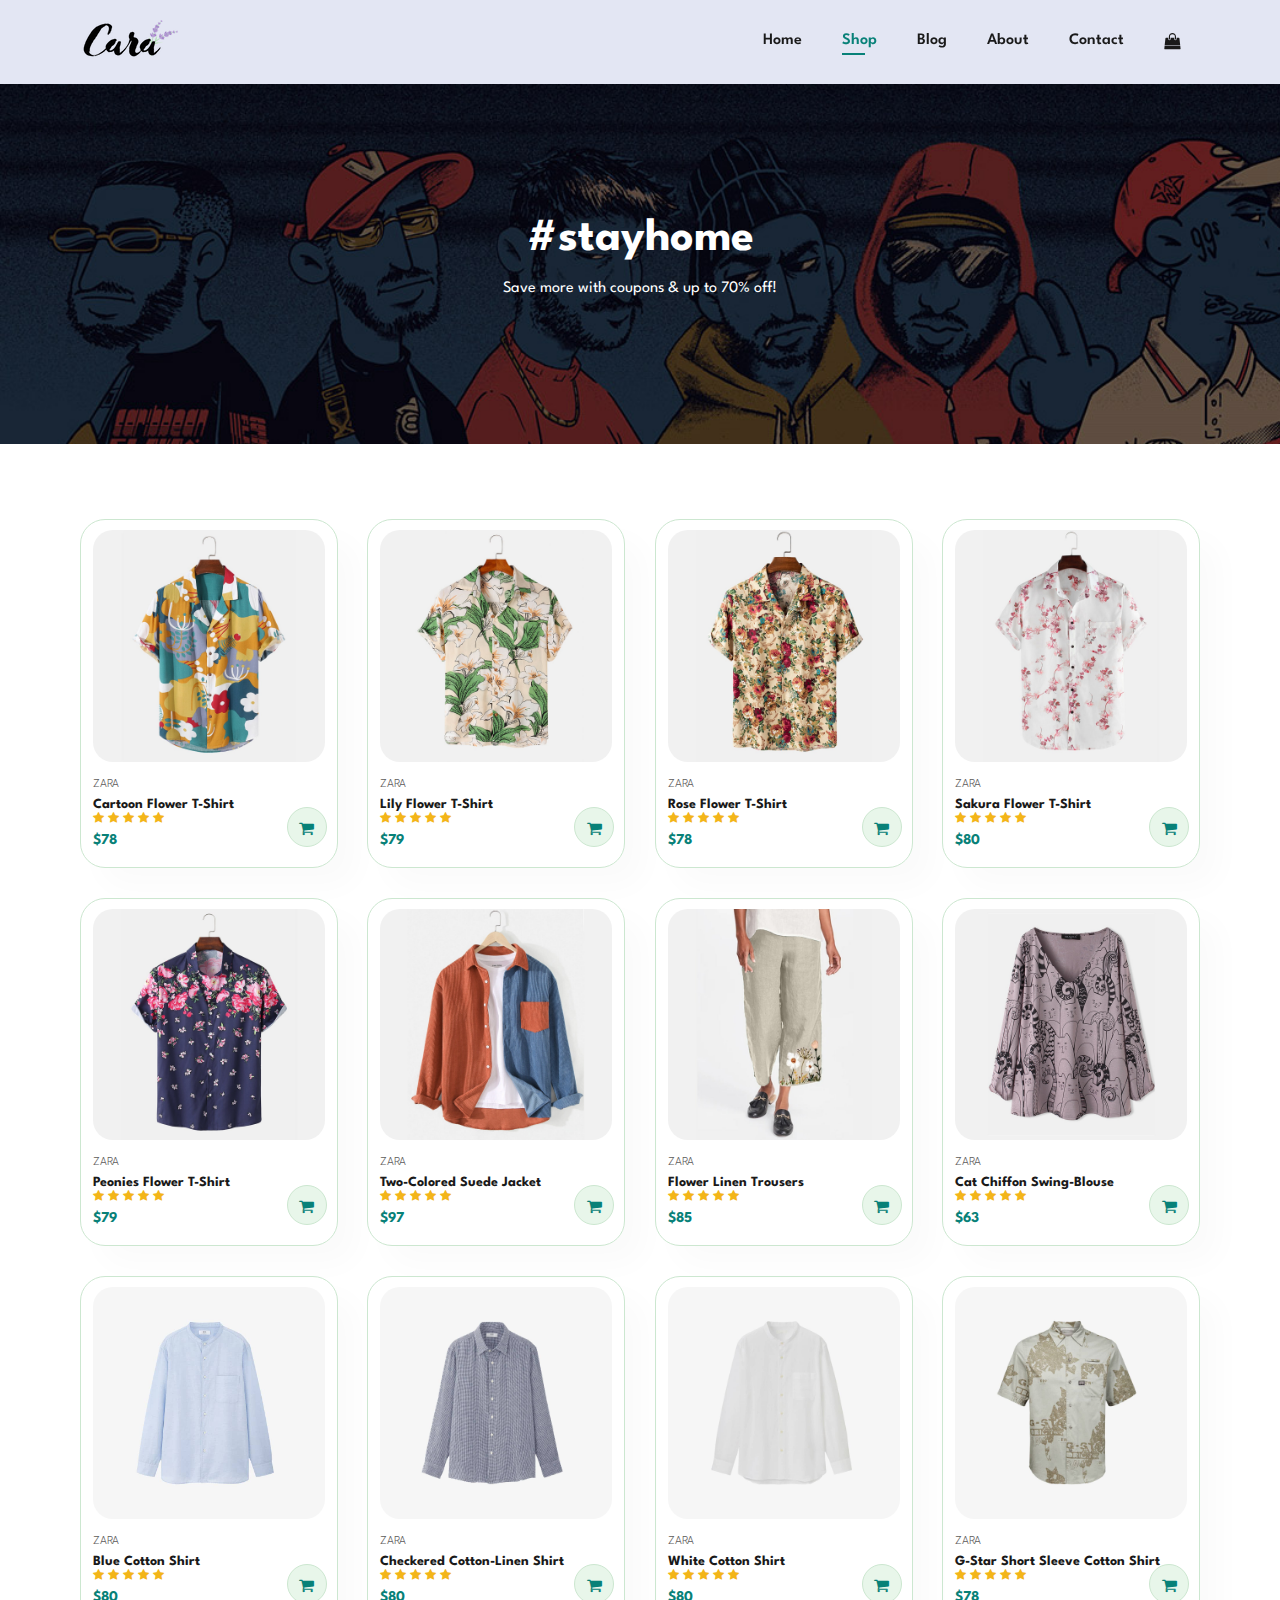
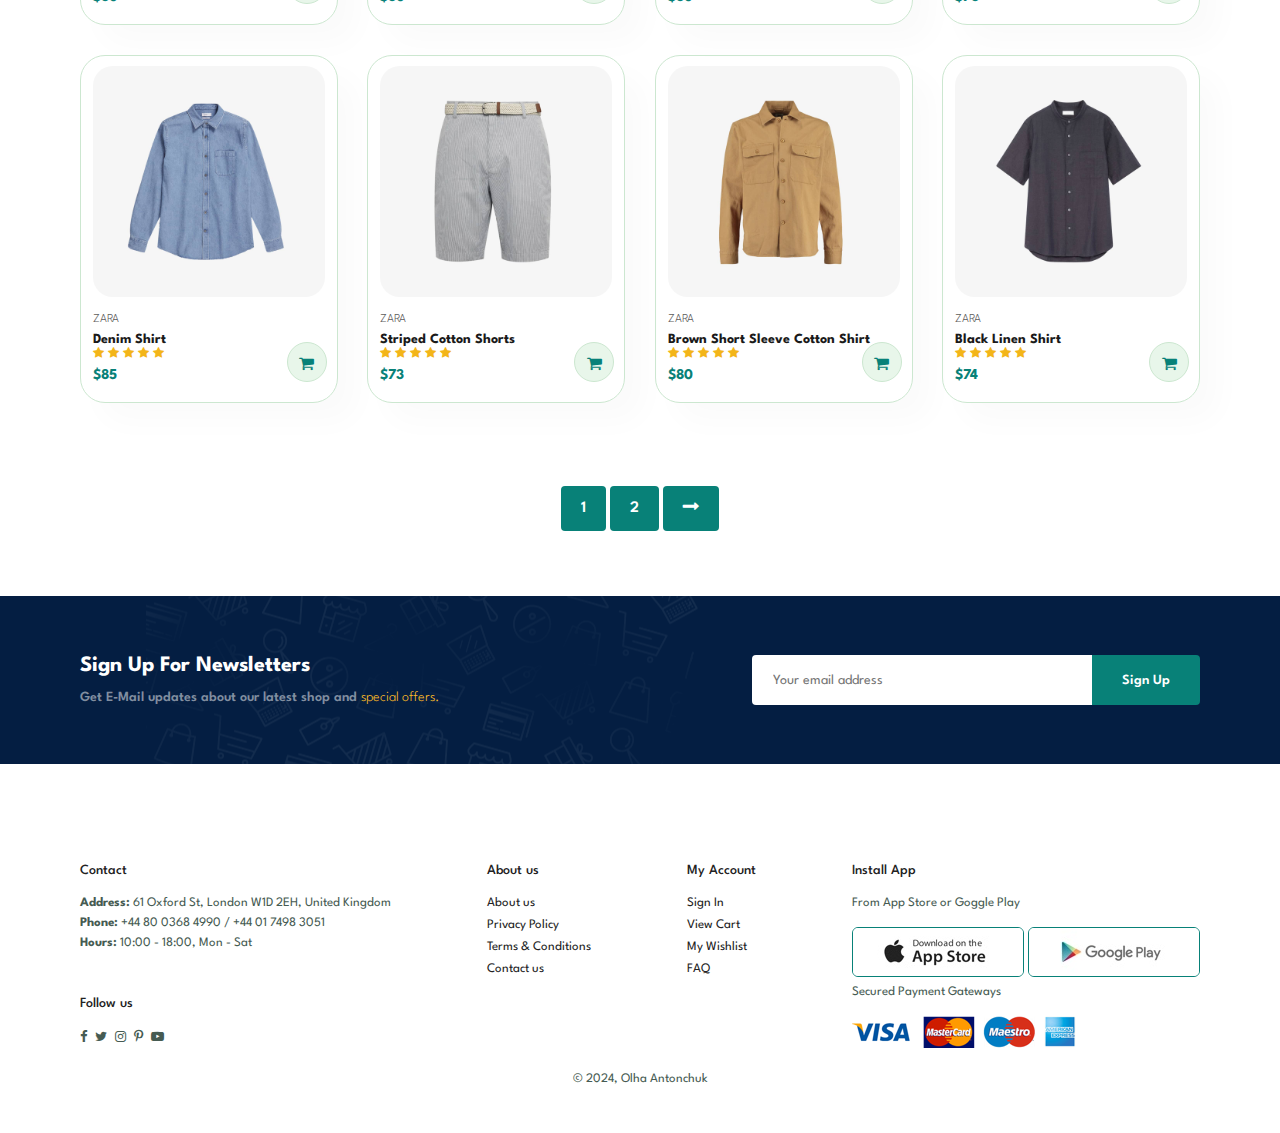
<file: shop.html>
<!DOCTYPE html>
<html lang="en">
<head>
    <meta charset="UTF-8">
    <meta http-equiv="X-UA-Compatible" content="IE=edge">
    <meta name="viewport" content="width=device-width, initial-scale=1.0">
    <title>Clothes website</title>
    <link rel="stylesheet" href="https://cdnjs.cloudflare.com/ajax/libs/font-awesome/4.7.0/css/font-awesome.min.css">
    <link rel="stylesheet" href="style.css">
</head>
<body>
    <section id="header">
        <a href="index.html"><img src="img/logo.png" class="logo" alt=""></a>

        <div>
            <ul id="navbar">
                <li><a href="index.html">Home</a></li>
                <li><a class="active" href="shop.html">Shop</a></li>
                <li><a href="blog.html">Blog</a></li>
                <li><a href="about.html">About</a></li>
                <li><a href="contact.html">Contact</a></li>
                <li id="lg-bag"><a href="cart.html"><i class="fa fa-shopping-bag" aria-hidden="true"></i></a></li>
                <a href="#" id="close"><i class="fa fa-times" aria-hidden="true"></i></a>
            </ul>
        </div>
        <div id="mobile">
            <a href="cart.html"><i class="fa fa-shopping-bag" aria-hidden="true"></i></a>
            <i id="bar" class="fa fa-outdent" aria-hidden="true"></i>
        </div>
    </section>

    <section id="page-header">
        <h2>#stayhome</h2>
        <p>Save more with coupons & up to 70% off!</p>
    </section>
    
    <section id="product1" class="section-p1">
        <div class="pro-container">
            <div class="pro" onclick="window.location.href='sproduct.html';">
                <img src="img/products/f1.jpg" alt="">
                <div class="des">
                    <span>ZARA</span>
                    <h5>Cartoon Flower T-Shirt</h5>
                    <div class="star">
                        <i class="fa fa-star" aria-hidden="true"></i>
                        <i class="fa fa-star" aria-hidden="true"></i>
                        <i class="fa fa-star" aria-hidden="true"></i>
                        <i class="fa fa-star" aria-hidden="true"></i>
                        <i class="fa fa-star" aria-hidden="true"></i>
                    </div>
                    <h4>$78</h4>
                </div>
                <a href="#"><i class="fa fa-shopping-cart cart" aria-hidden="true"></i></a>
            </div>
            <div class="pro">
                <img src="img/products/f2.jpg" alt="">
                <div class="des">
                    <span>ZARA</span>
                    <h5>Lily Flower T-Shirt</h5>
                    <div class="star">
                        <i class="fa fa-star" aria-hidden="true"></i>
                        <i class="fa fa-star" aria-hidden="true"></i>
                        <i class="fa fa-star" aria-hidden="true"></i>
                        <i class="fa fa-star" aria-hidden="true"></i>
                        <i class="fa fa-star" aria-hidden="true"></i>
                    </div>
                    <h4>$79</h4>
                </div>
                <a href="#"><i class="fa fa-shopping-cart cart" aria-hidden="true"></i></a>
            </div>
            <div class="pro">
                <img src="img/products/f3.jpg" alt="">
                <div class="des">
                    <span>ZARA</span>
                    <h5>Rose Flower T-Shirt</h5>
                    <div class="star">
                        <i class="fa fa-star" aria-hidden="true"></i>
                        <i class="fa fa-star" aria-hidden="true"></i>
                        <i class="fa fa-star" aria-hidden="true"></i>
                        <i class="fa fa-star" aria-hidden="true"></i>
                        <i class="fa fa-star" aria-hidden="true"></i>
                    </div>
                    <h4>$78</h4>
                </div>
                <a href="#"><i class="fa fa-shopping-cart cart" aria-hidden="true"></i></a>
            </div>
            <div class="pro">
                <img src="img/products/f4.jpg" alt="">
                <div class="des">
                    <span>ZARA</span>
                    <h5>Sakura Flower T-Shirt</h5>
                    <div class="star">
                        <i class="fa fa-star" aria-hidden="true"></i>
                        <i class="fa fa-star" aria-hidden="true"></i>
                        <i class="fa fa-star" aria-hidden="true"></i>
                        <i class="fa fa-star" aria-hidden="true"></i>
                        <i class="fa fa-star" aria-hidden="true"></i>
                    </div>
                    <h4>$80</h4>
                </div>
                <a href="#"><i class="fa fa-shopping-cart cart" aria-hidden="true"></i></a>
            </div>
            <div class="pro">
                <img src="img/products/f5.jpg" alt="">
                <div class="des">
                    <span>ZARA</span>
                    <h5>Peonies Flower T-Shirt</h5>
                    <div class="star">
                        <i class="fa fa-star" aria-hidden="true"></i>
                        <i class="fa fa-star" aria-hidden="true"></i>
                        <i class="fa fa-star" aria-hidden="true"></i>
                        <i class="fa fa-star" aria-hidden="true"></i>
                        <i class="fa fa-star" aria-hidden="true"></i>
                    </div>
                    <h4>$79</h4>
                </div>
                <a href="#"><i class="fa fa-shopping-cart cart" aria-hidden="true"></i></a>
            </div>
            <div class="pro">
                <img src="img/products/f6.jpg" alt="">
                <div class="des">
                    <span>ZARA</span>
                    <h5>Two-Colored Suede Jacket</h5>
                    <div class="star">
                        <i class="fa fa-star" aria-hidden="true"></i>
                        <i class="fa fa-star" aria-hidden="true"></i>
                        <i class="fa fa-star" aria-hidden="true"></i>
                        <i class="fa fa-star" aria-hidden="true"></i>
                        <i class="fa fa-star" aria-hidden="true"></i>
                    </div>
                    <h4>$97</h4>
                </div>
                <a href="#"><i class="fa fa-shopping-cart cart" aria-hidden="true"></i></a>
            </div>
            <div class="pro">
                <img src="img/products/f7.jpg" alt="">
                <div class="des">
                    <span>ZARA</span>
                    <h5>Flower Linen Trousers</h5>
                    <div class="star">
                        <i class="fa fa-star" aria-hidden="true"></i>
                        <i class="fa fa-star" aria-hidden="true"></i>
                        <i class="fa fa-star" aria-hidden="true"></i>
                        <i class="fa fa-star" aria-hidden="true"></i>
                        <i class="fa fa-star" aria-hidden="true"></i>
                    </div>
                    <h4>$85</h4>
                </div>
                <a href="#"><i class="fa fa-shopping-cart cart" aria-hidden="true"></i></a>
            </div>
            <div class="pro">
                <img src="img/products/f8.jpg" alt="">
                <div class="des">
                    <span>ZARA</span>
                    <h5>Cat Chiffon Swing-Blouse</h5>
                    <div class="star">
                        <i class="fa fa-star" aria-hidden="true"></i>
                        <i class="fa fa-star" aria-hidden="true"></i>
                        <i class="fa fa-star" aria-hidden="true"></i>
                        <i class="fa fa-star" aria-hidden="true"></i>
                        <i class="fa fa-star" aria-hidden="true"></i>
                    </div>
                    <h4>$63</h4>
                </div>
                <a href="#"><i class="fa fa-shopping-cart cart" aria-hidden="true"></i></a>
            </div>

            <div class="pro">
                <img src="img/products/n1.jpg" alt="">
                <div class="des">
                    <span>ZARA</span>
                    <h5>Blue Cotton Shirt</h5>
                    <div class="star">
                        <i class="fa fa-star" aria-hidden="true"></i>
                        <i class="fa fa-star" aria-hidden="true"></i>
                        <i class="fa fa-star" aria-hidden="true"></i>
                        <i class="fa fa-star" aria-hidden="true"></i>
                        <i class="fa fa-star" aria-hidden="true"></i>
                    </div>
                    <h4>$80</h4>
                </div>
                <a href="#"><i class="fa fa-shopping-cart cart" aria-hidden="true"></i></a>
            </div>
            <div class="pro">
                <img src="img/products/n2.jpg" alt="">
                <div class="des">
                    <span>ZARA</span>
                    <h5>Checkered Cotton-Linen Shirt</h5>
                    <div class="star">
                        <i class="fa fa-star" aria-hidden="true"></i>
                        <i class="fa fa-star" aria-hidden="true"></i>
                        <i class="fa fa-star" aria-hidden="true"></i>
                        <i class="fa fa-star" aria-hidden="true"></i>
                        <i class="fa fa-star" aria-hidden="true"></i>
                    </div>
                    <h4>$80</h4>
                </div>
                <a href="#"><i class="fa fa-shopping-cart cart" aria-hidden="true"></i></a>
            </div>
            <div class="pro">
                <img src="img/products/n3.jpg" alt="">
                <div class="des">
                    <span>ZARA</span>
                    <h5>White Cotton Shirt</h5>
                    <div class="star">
                        <i class="fa fa-star" aria-hidden="true"></i>
                        <i class="fa fa-star" aria-hidden="true"></i>
                        <i class="fa fa-star" aria-hidden="true"></i>
                        <i class="fa fa-star" aria-hidden="true"></i>
                        <i class="fa fa-star" aria-hidden="true"></i>
                    </div>
                    <h4>$80</h4>
                </div>
                <a href="#"><i class="fa fa-shopping-cart cart" aria-hidden="true"></i></a>
            </div>
            <div class="pro">
                <img src="img/products/n4.jpg" alt="">
                <div class="des">
                    <span>ZARA</span>
                    <h5>G-Star Short Sleeve Cotton Shirt</h5>
                    <div class="star">
                        <i class="fa fa-star" aria-hidden="true"></i>
                        <i class="fa fa-star" aria-hidden="true"></i>
                        <i class="fa fa-star" aria-hidden="true"></i>
                        <i class="fa fa-star" aria-hidden="true"></i>
                        <i class="fa fa-star" aria-hidden="true"></i>
                    </div>
                    <h4>$78</h4>
                </div>
                <a href="#"><i class="fa fa-shopping-cart cart" aria-hidden="true"></i></a>
            </div>
            <div class="pro">
                <img src="img/products/n5.jpg" alt="">
                <div class="des">
                    <span>ZARA</span>
                    <h5>Denim Shirt</h5>
                    <div class="star">
                        <i class="fa fa-star" aria-hidden="true"></i>
                        <i class="fa fa-star" aria-hidden="true"></i>
                        <i class="fa fa-star" aria-hidden="true"></i>
                        <i class="fa fa-star" aria-hidden="true"></i>
                        <i class="fa fa-star" aria-hidden="true"></i>
                    </div>
                    <h4>$85</h4>
                </div>
                <a href="#"><i class="fa fa-shopping-cart cart" aria-hidden="true"></i></a>
            </div>
            <div class="pro">
                <img src="img/products/n6.jpg" alt="">
                <div class="des">
                    <span>ZARA</span>
                    <h5>Striped Cotton Shorts</h5>
                    <div class="star">
                        <i class="fa fa-star" aria-hidden="true"></i>
                        <i class="fa fa-star" aria-hidden="true"></i>
                        <i class="fa fa-star" aria-hidden="true"></i>
                        <i class="fa fa-star" aria-hidden="true"></i>
                        <i class="fa fa-star" aria-hidden="true"></i>
                    </div>
                    <h4>$73</h4>
                </div>
                <a href="#"><i class="fa fa-shopping-cart cart" aria-hidden="true"></i></a>
            </div>
            <div class="pro">
                <img src="img/products/n7.jpg" alt="">
                <div class="des">
                    <span>ZARA</span>
                    <h5>Brown Short Sleeve Cotton Shirt</h5>
                    <div class="star">
                        <i class="fa fa-star" aria-hidden="true"></i>
                        <i class="fa fa-star" aria-hidden="true"></i>
                        <i class="fa fa-star" aria-hidden="true"></i>
                        <i class="fa fa-star" aria-hidden="true"></i>
                        <i class="fa fa-star" aria-hidden="true"></i>
                    </div>
                    <h4>$80</h4>
                </div>
                <a href="#"><i class="fa fa-shopping-cart cart" aria-hidden="true"></i></a>
            </div>
            <div class="pro">
                <img src="img/products/n8.jpg" alt="">
                <div class="des">
                    <span>ZARA</span>
                    <h5>Black Linen Shirt</h5>
                    <div class="star">
                        <i class="fa fa-star" aria-hidden="true"></i>
                        <i class="fa fa-star" aria-hidden="true"></i>
                        <i class="fa fa-star" aria-hidden="true"></i>
                        <i class="fa fa-star" aria-hidden="true"></i>
                        <i class="fa fa-star" aria-hidden="true"></i>
                    </div>
                    <h4>$74</h4>
                </div>
                <a href="#"><i class="fa fa-shopping-cart cart" aria-hidden="true"></i></a>
            </div>
        </div>
    </section>

    <section id="pagination" class="section-p1">
        <a href="#">1</a>
        <a href="#">2</a>
        <a href="#"><i class="fa fa-long-arrow-right" aria-hidden="true"></i></a>
    </section>

    <section id="newsletter" class="section-p1 section-m1">
        <div class="newstext">
            <h4>Sign Up For Newsletters</h4>
            <p>Get E-Mail updates about our latest shop and <span>special offers.</span></p>
        </div>
        <div class="form">
            <input type="text" placeholder="Your email address">
            <button class="normal">Sign Up</button>
        </div>
    </section>

    <footer class="section-p1">
        <div class="col">

            <h4>Contact</h4>
            <p><strong>Address:</strong> 61 Oxford St, London W1D 2EH, United Kingdom</p>
            <p><strong>Phone:</strong> +44 80 0368 4990 / +44 01 7498 3051 </p>
            <p><strong>Hours:</strong> 10:00 - 18:00, Mon - Sat</p>
            <div class="follow">
                <h4>Follow us</h4>
                <div class="icon">
                    <a href="https://www.facebook.com/"><i class="fa fa-facebook" aria-hidden="true"></i></a>
                    <a href="https://twitter.com/"><i class="fa fa-twitter" aria-hidden="true"></i></a>
                    <a href="https://www.instagram.com/"><i class="fa fa-instagram" aria-hidden="true"></i></a>
                    <a href="https://www.pinterest.com/"><i class="fa fa-pinterest-p" aria-hidden="true"></i></a>
                    <a href="https://www.youtube.com/"><i class="fa fa-youtube-play" aria-hidden="true"></i></a>
                </div>
            </div>
        </div>

        <div class="col">
            <h4>About us</h4>
            <a href="about.html">About us</a>
            <a href="policy.html">Privacy Policy</a>
            <a href="terms.html">Terms & Conditions</a>
            <a href="contact.html">Contact us</a>
        </div>

        <div class="col">
            <h4>My Account</h4>
            <a href="#">Sign In</a>
            <a href="#">View Cart</a>
            <a href="#">My Wishlist</a>
            <a href="https://www.district5boutique.com/faq/">FAQ</a>
        </div>

        <div class="col install">
            <h4>Install App</h4>
            <p>From App Store or Goggle Play</p>
            <div class="row">
                <a href="https://www.apple.com/app-store/"><img src="img/pay/app.jpg" alt=""></a>
                <a href="https://play.google.com/store/games?hl=uk&gl=US"><img src="img/pay/play.jpg" alt=""></a>
            </div>
            <p>Secured Payment Gateways</p>
            <img src="img/pay/pay.png" alt="">
        </div>

        <div class="copyright">
            <p>© 2024, Olha Antonchuk</p>
        </div>
    </footer>

    <script src="script.js"></script>
</body>
</html>
</file>
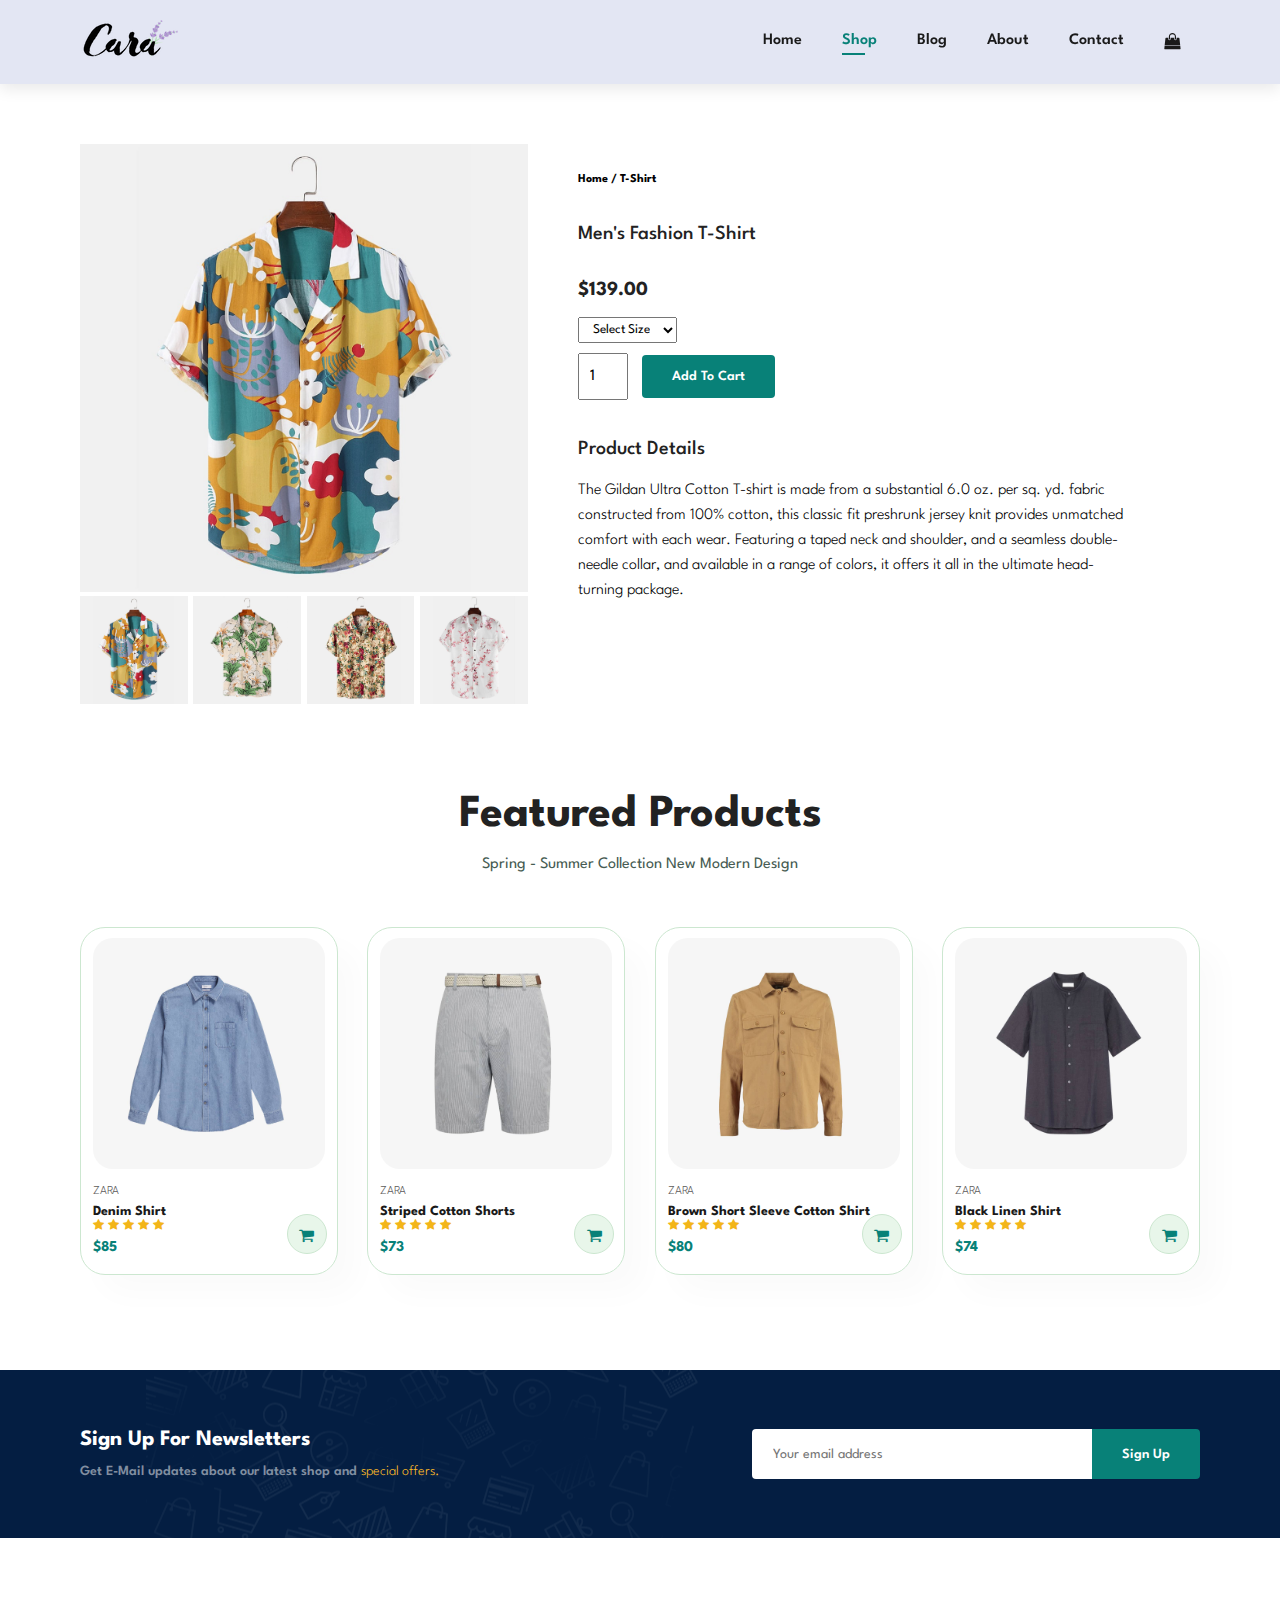
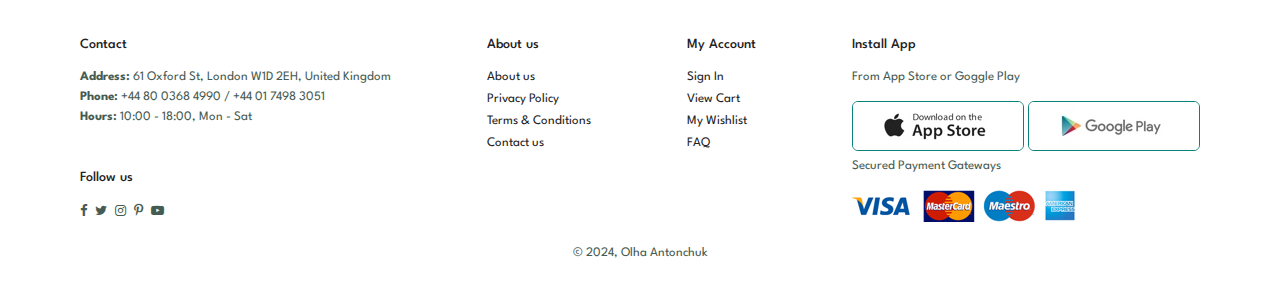
<file: sproduct.html>
<!DOCTYPE html>
<html lang="en">
<head>
    <meta charset="UTF-8">
    <meta http-equiv="X-UA-Compatible" content="IE=edge">
    <meta name="viewport" content="width=device-width, initial-scale=1.0">
    <title>Clothes website</title>
    <link rel="stylesheet" href="https://cdnjs.cloudflare.com/ajax/libs/font-awesome/4.7.0/css/font-awesome.min.css">
    <link rel="stylesheet" href="style.css">
</head>
<body>
    <section id="header">
        <a href="index.html"><img src="img/logo.png" class="logo" alt=""></a>

        <div>
            <ul id="navbar">
                <li><a href="index.html">Home</a></li>
                <li><a class="active" href="shop.html">Shop</a></li>
                <li><a href="blog.html">Blog</a></li>
                <li><a href="about.html">About</a></li>
                <li><a href="contact.html">Contact</a></li>
                <li id="lg-bag"><a href="cart.html"><i class="fa fa-shopping-bag" aria-hidden="true"></i></a></li>
                <a href="#" id="close"><i class="fa fa-times" aria-hidden="true"></i></a>
            </ul>
        </div>
        <div id="mobile">
            <a href="cart.html"><i class="fa fa-shopping-bag" aria-hidden="true"></i></a>
            <i id="bar" class="fa fa-outdent" aria-hidden="true"></i>
        </div>
    </section>

    <section id="prodetails" class="section-p1">
        <div class="single-pro-image">
            <img src="img/products/f1.jpg" width="100%" id="MainImg" alt="">

            <div class="small-img-group">
                <div class="small-img-col">
                    <img src="img/products/f1.jpg" width="100%" class="small-img" alt="">
                </div>
                <div class="small-img-col">
                    <img src="img/products/f2.jpg" width="100%" class="small-img" alt="">
                </div>
                <div class="small-img-col">
                    <img src="img/products/f3.jpg" width="100%" class="small-img" alt="">
                </div>
                <div class="small-img-col">
                    <img src="img/products/f4.jpg" width="100%" class="small-img" alt="">
                </div>
            </div>
        </div>

        <div class="single-pro-details">
            <h6>Home / T-Shirt</h6>
            <h4>Men's Fashion T-Shirt</h4>
            <h2>$139.00</h2>
            <select>
                <option>Select Size</option>
                <option>Small</option>
                <option>Large</option>
                <option>Medium</option>
                <option>XL</option>
                <option>XXL</option>
            </select>
            <input type="number" value="1">
            <button class="normal">Add To Cart</button>
            <h4>Product Details</h4>
            <span>The Gildan Ultra Cotton T-shirt is made from a substantial 6.0 oz. per
                 sq. yd. fabric constructed from 100% cotton, this classic fit preshrunk
                  jersey knit provides unmatched comfort with each wear. Featuring a taped neck
                   and shoulder, and a seamless double-needle collar, and available in a range
                    of colors, it offers it all in the ultimate head-turning package.</span>
        </div>
    </section>

    <section id="product1" class="section-p1">
        <h2>Featured Products</h2>
        <p>Spring - Summer Collection New Modern Design</p>
        <div class="pro-container">
            <div class="pro">
                <img src="img/products/n5.jpg" alt="">
                <div class="des">
                    <span>ZARA</span>
                    <h5>Denim Shirt</h5>
                    <div class="star">
                        <i class="fa fa-star" aria-hidden="true"></i>
                        <i class="fa fa-star" aria-hidden="true"></i>
                        <i class="fa fa-star" aria-hidden="true"></i>
                        <i class="fa fa-star" aria-hidden="true"></i>
                        <i class="fa fa-star" aria-hidden="true"></i>
                    </div>
                    <h4>$85</h4>
                </div>
                <a href="#"><i class="fa fa-shopping-cart cart" aria-hidden="true"></i></a>
            </div>
            <div class="pro">
                <img src="img/products/n6.jpg" alt="">
                <div class="des">
                    <span>ZARA</span>
                    <h5>Striped Cotton Shorts</h5>
                    <div class="star">
                        <i class="fa fa-star" aria-hidden="true"></i>
                        <i class="fa fa-star" aria-hidden="true"></i>
                        <i class="fa fa-star" aria-hidden="true"></i>
                        <i class="fa fa-star" aria-hidden="true"></i>
                        <i class="fa fa-star" aria-hidden="true"></i>
                    </div>
                    <h4>$73</h4>
                </div>
                <a href="#"><i class="fa fa-shopping-cart cart" aria-hidden="true"></i></a>
            </div>
            <div class="pro">
                <img src="img/products/n7.jpg" alt="">
                <div class="des">
                    <span>ZARA</span>
                    <h5>Brown Short Sleeve Cotton Shirt</h5>
                    <div class="star">
                        <i class="fa fa-star" aria-hidden="true"></i>
                        <i class="fa fa-star" aria-hidden="true"></i>
                        <i class="fa fa-star" aria-hidden="true"></i>
                        <i class="fa fa-star" aria-hidden="true"></i>
                        <i class="fa fa-star" aria-hidden="true"></i>
                    </div>
                    <h4>$80</h4>
                </div>
                <a href="#"><i class="fa fa-shopping-cart cart" aria-hidden="true"></i></a>
            </div>
            <div class="pro">
                <img src="img/products/n8.jpg" alt="">
                <div class="des">
                    <span>ZARA</span>
                    <h5>Black Linen Shirt</h5>
                    <div class="star">
                        <i class="fa fa-star" aria-hidden="true"></i>
                        <i class="fa fa-star" aria-hidden="true"></i>
                        <i class="fa fa-star" aria-hidden="true"></i>
                        <i class="fa fa-star" aria-hidden="true"></i>
                        <i class="fa fa-star" aria-hidden="true"></i>
                    </div>
                    <h4>$74</h4>
                </div>
                <a href="#"><i class="fa fa-shopping-cart cart" aria-hidden="true"></i></a>
            </div>
        </div>
    </section>

    <section id="newsletter" class="section-p1 section-m1">
        <div class="newstext">
            <h4>Sign Up For Newsletters</h4>
            <p>Get E-Mail updates about our latest shop and <span>special offers.</span></p>
        </div>
        <div class="form">
            <input type="text" placeholder="Your email address">
            <button class="normal">Sign Up</button>
        </div>
    </section>

    <footer class="section-p1">
        <div class="col">

            <h4>Contact</h4>
            <p><strong>Address:</strong> 61 Oxford St, London W1D 2EH, United Kingdom</p>
            <p><strong>Phone:</strong> +44 80 0368 4990 / +44 01 7498 3051 </p>
            <p><strong>Hours:</strong> 10:00 - 18:00, Mon - Sat</p>
            <div class="follow">
                <h4>Follow us</h4>
                <div class="icon">
                    <a href="https://www.facebook.com/"><i class="fa fa-facebook" aria-hidden="true"></i></a>
                    <a href="https://twitter.com/"><i class="fa fa-twitter" aria-hidden="true"></i></a>
                    <a href="https://www.instagram.com/"><i class="fa fa-instagram" aria-hidden="true"></i></a>
                    <a href="https://www.pinterest.com/"><i class="fa fa-pinterest-p" aria-hidden="true"></i></a>
                    <a href="https://www.youtube.com/"><i class="fa fa-youtube-play" aria-hidden="true"></i></a>
                </div>
            </div>
        </div>

        <div class="col">
            <h4>About us</h4>
            <a href="about.html">About us</a>
            <a href="policy.html">Privacy Policy</a>
            <a href="terms.html">Terms & Conditions</a>
            <a href="contact.html">Contact us</a>
        </div>

        <div class="col">
            <h4>My Account</h4>
            <a href="#">Sign In</a>
            <a href="#">View Cart</a>
            <a href="#">My Wishlist</a>
            <a href="https://www.district5boutique.com/faq/">FAQ</a>
        </div>

        <div class="col install">
            <h4>Install App</h4>
            <p>From App Store or Goggle Play</p>
            <div class="row">
                <a href="https://www.apple.com/app-store/"><img src="img/pay/app.jpg" alt=""></a>
                <a href="https://play.google.com/store/games?hl=uk&gl=US"><img src="img/pay/play.jpg" alt=""></a>
            </div>
            <p>Secured Payment Gateways</p>
            <img src="img/pay/pay.png" alt="">
        </div>

        <div class="copyright">
            <p>© 2024, Olha Antonchuk</p>
        </div>
    </footer>

    <script>
        var MainImg = document.getElementById("MainImg");
        var smallimg = document.getElementsByClassName("small-img");

        smallimg[0].onclick = function (){ //якщо нажимаємо на смол імедж, то її сорс нейм у сорс файлі буде змінено нашим мейн імедж
            MainImg.src = smallimg[0].src;
        }
        smallimg[1].onclick = function (){
            MainImg.src = smallimg[1].src;
        }
        smallimg[2].onclick = function (){ 
            MainImg.src = smallimg[2].src;
        }
        smallimg[3].onclick = function (){ 
            MainImg.src = smallimg[3].src;
        }
    </script>

    <script src="script.js"></script>
</body>
</html>
</file>
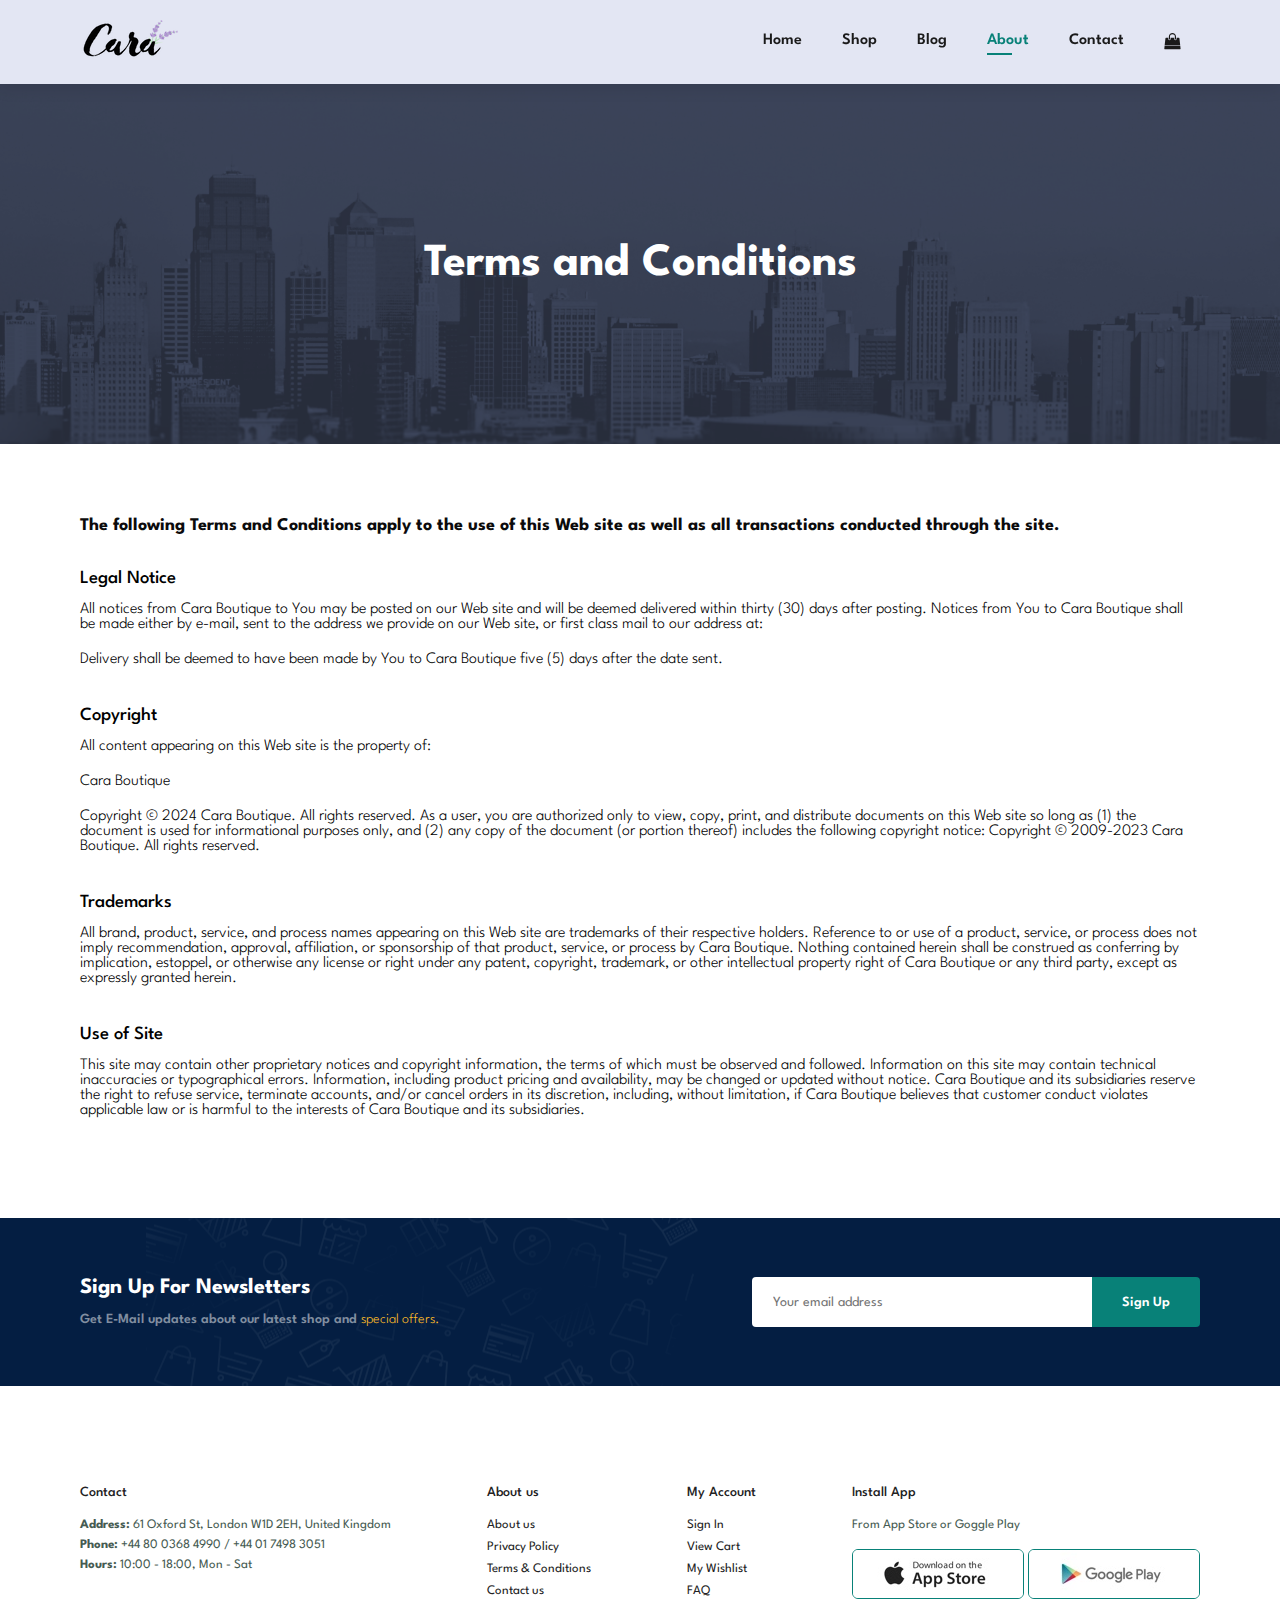
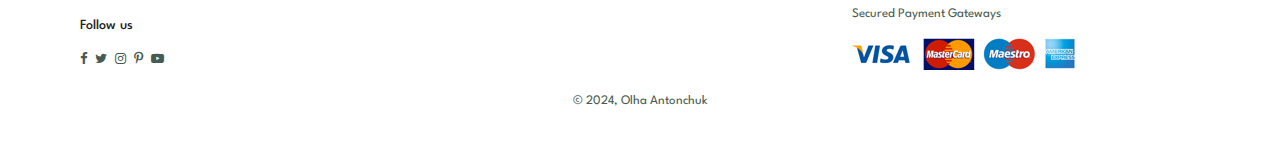
<file: terms.html>
<!DOCTYPE html>
<html lang="en">
<head>
    <meta charset="UTF-8">
    <meta http-equiv="X-UA-Compatible" content="IE=edge">
    <meta name="viewport" content="width=device-width, initial-scale=1.0">
    <title>Clothes website</title>
    <link rel="stylesheet" href="https://cdnjs.cloudflare.com/ajax/libs/font-awesome/4.7.0/css/font-awesome.min.css">
    <link rel="stylesheet" href="style.css">
</head>
<body>
    <section id="header">
        <a href="index.html"><img src="img/logo.png" class="logo" alt=""></a>

        <div>
            <ul id="navbar">
                <li><a href="index.html">Home</a></li>
                <li><a href="shop.html">Shop</a></li>
                <li><a href="blog.html">Blog</a></li>
                <li><a class="active" href="about.html">About</a></li>
                <li><a href="contact.html">Contact</a></li>
                <li id="lg-bag"><a href="cart.html"><i class="fa fa-shopping-bag" aria-hidden="true"></i></a></li>
                <a href="#" id="close"><i class="fa fa-times" aria-hidden="true"></i></a>
            </ul>
        </div>
        <div id="mobile">
            <a href="cart.html"><i class="fa fa-shopping-bag" aria-hidden="true"></i></a>
            <i id="bar" class="fa fa-outdent" aria-hidden="true"></i>
        </div>
    </section>

    <section id="page-header" class="about-header">
        <h2>Terms and Conditions</h2>
    </section>

    <section id="terms-head" class="section-p1">
        <div>
            <h5>The following Terms and Conditions apply to the use of this Web site as well as all transactions conducted through the site.</h5>
            <h3>Legal Notice</h3>
            <p>All notices from Cara Boutique to You may be posted on our Web site and will be deemed delivered within thirty (30) days after posting. Notices from You to Cara Boutique shall be made either by e-mail, sent to the address we provide on our Web site, or first class mail to our address at:</p>
            <p>Delivery shall be deemed to have been made by You to Cara Boutique five (5) days after the date sent.</p>
            
            <h3>Copyright</h3>
            <p>All content appearing on this Web site is the property of:</p>
            <p>Cara Boutique</p>
            <p>Copyright © 2024 Cara Boutique. All rights reserved. As a user, you are authorized only to view, copy, print, and distribute documents on this Web site so long as (1) the document is used for informational purposes only, and (2) any copy of the document (or portion thereof) includes the following copyright notice: Copyright © 2009-2023 Cara Boutique. All rights reserved.</p>
            
            <h3>Trademarks</h3>
            <p>All brand, product, service, and process names appearing on this Web site are trademarks of their respective holders. Reference to or use of a product, service, or process does not imply recommendation, approval, affiliation, or sponsorship of that product, service, or process by Cara Boutique. Nothing contained herein shall be construed as conferring by implication, estoppel, or otherwise any license or right under any patent, copyright, trademark, or other intellectual property right of Cara Boutique or any third party, except as expressly granted herein.</p>
            
            <h3>Use of Site</h3>
            <p>This site may contain other proprietary notices and copyright information, the terms of which must be observed and followed. Information on this site may contain technical inaccuracies or typographical errors. Information, including product pricing and availability, may be changed or updated without notice. Cara Boutique and its subsidiaries reserve the right to refuse service, terminate accounts, and/or cancel orders in its discretion, including, without limitation, if Cara Boutique believes that customer conduct violates applicable law or is harmful to the interests of Cara Boutique and its subsidiaries.</p>
        </div>
    </section>

    <section id="newsletter" class="section-p1 section-m1">
        <div class="newstext">
            <h4>Sign Up For Newsletters</h4>
            <p>Get E-Mail updates about our latest shop and <span>special offers.</span></p>
        </div>
        <div class="form">
            <input type="text" placeholder="Your email address">
            <button class="normal">Sign Up</button>
        </div>
    </section>

    <footer class="section-p1">
        <div class="col">

            <h4>Contact</h4>
            <p><strong>Address:</strong> 61 Oxford St, London W1D 2EH, United Kingdom</p>
            <p><strong>Phone:</strong> +44 80 0368 4990 / +44 01 7498 3051 </p>
            <p><strong>Hours:</strong> 10:00 - 18:00, Mon - Sat</p>
            <div class="follow">
                <h4>Follow us</h4>
                <div class="icon">
                    <a href="https://www.facebook.com/"><i class="fa fa-facebook" aria-hidden="true"></i></a>
                    <a href="https://twitter.com/"><i class="fa fa-twitter" aria-hidden="true"></i></a>
                    <a href="https://www.instagram.com/"><i class="fa fa-instagram" aria-hidden="true"></i></a>
                    <a href="https://www.pinterest.com/"><i class="fa fa-pinterest-p" aria-hidden="true"></i></a>
                    <a href="https://www.youtube.com/"><i class="fa fa-youtube-play" aria-hidden="true"></i></a>
                </div>
            </div>
        </div>

        <div class="col">
            <h4>About us</h4>
            <a href="about.html">About us</a>
            <a href="policy.html">Privacy Policy</a>
            <a href="terms.html">Terms & Conditions</a>
            <a href="contact.html">Contact us</a>
        </div>

        <div class="col">
            <h4>My Account</h4>
            <a href="#">Sign In</a>
            <a href="#">View Cart</a>
            <a href="#">My Wishlist</a>
            <a href="https://www.district5boutique.com/faq/">FAQ</a>
        </div>

        <div class="col install">
            <h4>Install App</h4>
            <p>From App Store or Goggle Play</p>
            <div class="row">
                <a href="https://www.apple.com/app-store/"><img src="img/pay/app.jpg" alt=""></a>
                <a href="https://play.google.com/store/games?hl=uk&gl=US"><img src="img/pay/play.jpg" alt=""></a>
            </div>
            <p>Secured Payment Gateways</p>
            <img src="img/pay/pay.png" alt="">
        </div>

        <div class="copyright">
            <p>© 2024, Olha Antonchuk</p>
        </div>
    </footer>

    <script src="script.js"></script>
</body>
</html>
</file>
<file: style.css>
@import url("https://fonts.googleapis.com/css2?family=Spartan:wght@100;200;300;400;500;600;700;800;900&display=swap");
* {
  margin: 0;
  padding: 0;
  box-sizing: border-box;
  font-family: "Spartan", sans-serif;
}

html {
  scroll-behavior: smooth;
}


/* Global Styles */

h1 {
  font-size: 50px;
  line-height: 64px;
  color: #222;
}

h2 {
  font-size: 46px;
  line-height: 54px;
  color: #222;
}

h4 {
  font-size: 20px;
  color: #222;
}

h6 {
  font-weight: 700;
  font-size: 12px;
}

p {
  font-size: 16px;
  color: #465b52;
  margin: 15px 0 20px 0;
}

.section-p1 {
  padding: 40px 80px;
}

.section-m1 {
  margin: 40px 0;
}

button.normal{
    font-size: 14px;
    font-weight: 600;
    padding: 15px 30px;
    color: #000;
    background-color: #fff;
    border-radius: 4px;
    cursor: pointer;
    border: none;
    outline: none;
    transition: 0.2s ;
}

button.white{
    font-size: 13px;
    font-weight: 600;
    padding: 11px 18px;
    color: #fff;
    background-color: transparent;
    cursor: pointer;
    border: 1px solid #fff;
    outline: none;
    transition: 0.2s ;
}

body {
  width: 100%;
}









/* -------- */
#product1 {
    text-align: center;
}

#product1 .listProduct{
    display: flex;
    justify-content: space-between;
    padding-top: 20px;
    flex-wrap: wrap;
}

#product1 .listProduct .item{
    width: 23%;
    min-width: 250px;
    padding: 10px 12px;
    border: 1px solid #cce7d0;
    border-radius: 25px;
    cursor: pointer;
    box-shadow: 20px 20px 30px rgba(0, 0, 0, 0.02);
    margin: 15px 0;
    transition: 0.2s ease;
    position: relative;
    text-decoration: none;
}

#product1 .listProduct .item img{
    width: 100%;
    border-radius: 20px;
}

#product1 .listProduct .item:hover {
    box-shadow: 20px 20px 30px rgba(0, 0, 0, 0.1);
}

#product1 .listProduct .item h2{
    padding-top: 7px;
    color: #1a1a1a;
    font-size: 14px;
}
#product1 .listProduct .item .price{
    padding-top: 7px;
    font-size: 15px;
    font-weight: 700;
    color: #088178;
}

.container{
    width: 900px;
    margin: auto;
    max-width: 90vw;
    text-align: center;
    padding-top: 10px;
}
/* detail page */

.detail{
    display: grid;
    grid-template-columns: repeat(2, 1fr);
    gap: 50px;
    text-align: left;
}
.detail .image img{
    width: 100%;
}
.detail .image{
    position: relative;
}

.detail .name{
    font-size: xxx-large;
    padding: 40px 0 0 0;
    margin: 0 0 10px 0;
}
.detail .price{
    font-weight: bold;
    font-size: x-large;
    margin-bottom: 20px;
}

.detail select{
    display: block;
    padding: 5px 10px;
    margin-bottom: 10px;
}

.detail .buttons{
    display: flex;
    gap: 20px;
    margin-bottom: 20px;
}
.detail .buttons button{
    background-color: #eee;
    border: none;
    padding: 15px 20px;
    border-radius: 20px;
    font-family: Poppins;
    font-size: large;
}
.detail .buttons svg{
    width: 15px;
}
.detail .buttons span{
    background-color: #088178;
    width: 30px;
    height: 30px;
    display: flex;
    justify-content: center;
    align-items: center;
    border-radius: 50%;
    margin-left: 20px;
}
.detail .buttons button:nth-child(2){
    background-color: #088178;
    display: flex;
    justify-content: center;
    align-items: center;
    color: #eee;
    box-shadow: 0 10px 20px #2F2F2F77;
}
.detail .description{
    font-weight: 300;
}











/* Nav bar */
#header {
    display: flex;
    align-items: center;
    justify-content: space-between;
    padding: 20px 80px;
    background: #E3E6F3;
    box-shadow: 0 5px 15px rgba(0, 0, 0, 0.09);
    z-index: 999;
    position: sticky;
    top: 0;
    left: 0;
}

#navbar {
    display: flex;
    align-content: center;
    justify-content: center;
}

#navbar li{
    list-style: none;
    padding: 0 20px;
    position: relative;
}

#navbar li a{
    text-decoration: none;
    font-size: 16px;
    font-weight: 600;
    color: #1a1a1a;
    transition: 0.3s ease;
}

#navbar li a:hover,
#navbar li a.active {
    color: #088178;
}

#navbar li a.active::after,
#navbar li a:hover::after {
    content: "";
    width: 30%;
    height: 2px;
    background: #088178;
    position: absolute;
    bottom: -4px;
    left: 20px;
}

#mobile {
    display: none;
    align-items: center;
}

#close {
    display: none;
}


/* Home page */
#hero {
    background-image: url("img/hero4.png");
    height: 90vh;
    width: 100%;
    background-size: cover;
    background-position: top 25% right 0;
    padding: 0 80px;
    display: flex;
    flex-direction: column;
    align-items: flex-start;
    justify-content: center;
}

#hero h4 {
    padding-bottom: 15px;
}

#hero h1 {
    color: #088178;
}

#hero button {
    background-image: url("img/button.png");
    background-color: transparent;
    color: #088178;
    border: 0;
    padding: 14px 80px 14px 65px;
    background-repeat: no-repeat;
    cursor: pointer;
    font-weight: 700;
    font-size: 15px;
}

#feature {
    display: flex;
    align-items: center;
    justify-content: space-between;
    flex-wrap: wrap;
}

#feature .fe-box {
    width: 180px;
    text-align: center;
    padding: 25px 15px;
    box-shadow: 20px 20px 34px rgba(0, 0, 0, 0.03);
    border: 1px solid #cce7d0;
    border-radius: 4px;
    margin: 15px 0;
}

#feature .fe-box:hover {
    box-shadow: 10px 10px 54px rgba(70, 62, 221, 0.15);
}

#feature .fe-box img {
    width: 100%;
    margin-bottom: 10px;
}

#feature .fe-box h6 {
    display: inline-block ;
    padding: 9px 8px 6px 8px;
    line-height: 1;
    border-radius: 4px;
    color: #088178;
    background-color: #fddde4;
}

#feature .fe-box:nth-child(2) h6 {
    background-color: #cdebbc;

}

#feature .fe-box:nth-child(3) h6 {
    background-color: #d1e8f2;
    
}

#feature .fe-box:nth-child(4) h6 {
    background-color: #cdd4f8;
    
}

#feature .fe-box:nth-child(5) h6 {
    background-color: #f6dbf6;
    
}

#feature .fe-box:nth-child(6) h6 {
    background-color: #fff2e5;
    
}




#product1 {
    text-align: center;
}

#product1 .pro-container {
    display: flex;
    justify-content: space-between;
    padding-top: 20px;
    flex-wrap: wrap;
}

#product1 .pro{
    width: 23%;
    min-width: 250px;
    padding: 10px 12px;
    border: 1px solid #cce7d0;
    border-radius: 25px;
    cursor: pointer;
    box-shadow: 20px 20px 30px rgba(0, 0, 0, 0.02);
    margin: 15px 0;
    transition: 0.2s ease;
    position: relative;
}

#product1 .pro:hover {
    box-shadow: 20px 20px 30px rgba(0, 0, 0, 0.06);
}

#product1 .pro img {
    width: 100%;
    border-radius: 20px;
}

#product1 .pro .des {
    text-align: start;
    padding: 10px 0;
}

#product1 .pro .des span {
    color: #5d5b5b;
    font-size: 12px;
}

#product1 .pro .des h5 {
    padding-top: 7px;
    color: #1a1a1a;
    font-size: 14px;
}

#product1 .pro .des i {
    font-size: 12px;
    color: rgb(243, 181, 25);
}

#product1 .pro .des h4 {
    padding-top: 7px;
    font-size: 15px;
    font-weight: 700;
    color: #088178;
}

#product1 .pro .cart {
    width: 40px;
    height: 40px;
    line-height: 40px;
    border-radius: 50px;
    background-color: #e8f6ea;
    font-weight: 500;
    color: #088178;
    border: 1px solid #cce7d0;
    position: absolute;
    bottom: 20px;
    right: 10px;
}





#banner {
    display: flex;
    flex-direction: column;
    justify-content: center;
    align-content: center;
    text-align: center;
    background-image: url("img/banner/b2.jpg");
    width: 100%;
    height: 40vh;
    background-color: cover;
    background-position: center;
}

#banner h4 {
    color: #fff;
    font-size: 16px;
}

#banner h2 {
    color: #fff;
    font-size: 30px;
    padding: 10px 0;
}

#banner h2 span {
    color: #ef3636;
}

#banner button:hover {
    background-color: #088178;
    color: #fff;
}

#sm-banner {
    display: flex;
    justify-content: space-between;
    flex-wrap: wrap;
}

#sm-banner .banner-box {
    display: flex;
    flex-direction: column;
    justify-content: center;
    align-content: center;
    align-items: flex-start;
    background-image: url("img/banner/b17.jpg");
    min-width: 580px;
    height: 50vh;
    background-size: cover;
    background-position: center;
    padding: 30px;
}

#sm-banner .banner-box2 {
    background-image: url("img/banner/b10.jpg");
}

#sm-banner h4 {
    color: #fff;
    font-size: 20px;
    font-weight: 300;
}

#sm-banner h2 {
    color: #fff;
    font-size: 28px;
    font-weight: 800;
}

#sm-banner span {
    color: #fff;
    font-size: 14px;
    font-weight: 500;
    padding-bottom: 15px;
}

#sm-banner .banner-box:hover button {
    background: #088178;
    border: 1px solid #088178;
}

#banner3 {
    display: flex;
    justify-content: space-between;
    flex-wrap: wrap;
    padding: 0 80px;
}

#banner3 .banner-box {
    display: flex;
    flex-direction: column;
    justify-content: center;
    align-content: center;
    align-items: flex-start;
    background-image: url("img/banner/b7.jpg");
    min-width: 30%;
    height: 30vh;
    background-size: cover;
    background-position: center;
    padding: 20px;
    margin-bottom: 20px;
}

#banner3 .banner-box2 {
    background-image: url("img/banner/b4.jpg");
}

#banner3 .banner-box3 {
    background-image: url("img/banner/b18.jpg");
}

#banner3 h2 {
    color: #fff;
    font-weight: 900;
    font-size: 22px;
}

#banner3 h3 {
    color: #ec544e;
    font-weight: 800;
    font-size: 15px;
}

#newsletter {
    display: flex;
    justify-content: space-between;
    flex-wrap: wrap;
    align-items: center;
    background-image: url("img/banner/b14.png");
    background-repeat: no-repeat;
    background-position: 20% 30%;
    background-color: #041e42;
}

#newsletter h4 {
    font-size: 22px;
    font-weight: 700;
    color: #fff;
}

#newsletter p {
    font-size: 14px;
    font-weight: 600;
    color: #818ea0;
}
#newsletter p span {
    color: #ffbd27;
}

#newsletter .form {
    display: flex;
    width: 40%;
}

#newsletter input {
    height: 3.125rem;
    padding: 0 1.25rem;
    font-size: 14px;
    width: 100%;
    border: 1px solid transparent;
    border-radius: 4px;
    outline: none;
    border-top-right-radius: 0;
    border-bottom-right-radius: 0;
}

#newsletter button {
    background-color: #088178;
    color: #fff;
    white-space: nowrap;
    border-top-left-radius: 0;
    border-bottom-left-radius: 0;
}

footer {
    display: flex;
    flex-wrap: wrap;
    justify-content: space-between;
}

footer .col{
    display: flex;
    flex-direction: column;
    align-items: flex-start;
    margin-bottom: 20px;
}

footer .logo {
    margin-bottom: 30px;
}

footer h4 {
    font-size: 14px;
    padding-bottom: 20px;
}

footer p {
    font-size: 13px;
    margin: 0 0 8px 0;
}

footer a {
    font-size: 13px;
    text-decoration: none;
    color: #222;
    margin-bottom: 10px;
}

footer .follow{
    margin-top: 20px;
}

footer .follow i{
    color: #465b52;
    padding-right: 4px;
    cursor: pointer;
}

footer .install .row img {
    border: 1px solid #088178;
    border-radius: 6px;
}

footer .install img {
    margin: 10px 0 5px 0;
}

footer .follow i:hover, 
footer a:hover {
    color: #088178;
}

footer .copyright {
    width: 100%;
    text-align: center;
}



/* Shop Page */
#page-header {
    background-image: url("img/banner/b1.jpg");
    width: 100%;
    height: 40vh;
    background-size: cover;
    display: flex;
    justify-content: center;
    text-align: center;
    flex-direction: column;
    padding: 14px;
}

#page-header h2,
#page-header p {
    color: #fff;
}

#pagination {
    text-align: center;
}

#pagination a {
    text-decoration: none;
    background-color: #088178;
    padding: 15px 20px;
    border-radius: 4px;
    color: #fff;
    font-weight: 600;
}

#pagination a i {
    font-size: 16px;
    font-weight: 600;
}



/* Single Product */
#prodetails {
    display: flex;
    margin-top: 20px;
}

#prodetails .single-pro-image {
    width: 40%;
    margin-right: 50px;
}

.small-img-group {
    display: flex;
    justify-content: space-between;
}

.small-img-col {
    flex-basis: 24%;
    cursor: pointer;
}

#prodetails .single-pro-details {
    width: 50%;
    padding-top: 30px;
}

#prodetails .single-pro-details h4 {
    padding: 40px 0 20px 0;
}

#prodetails .single-pro-details h2 {
    font-size: 20px;
}

#prodetails .single-pro-details select {
    display: block;
    padding: 5px 10px;
    margin-bottom: 10px;
}

#prodetails .single-pro-details input {
    width: 50px;
    height: 47px;
    padding-left: 10px;
    font-size: 16px;
    margin-right: 10px;
}

#prodetails .single-pro-details input:focus {
    outline: none;
}

#prodetails .single-pro-details button {
    background-color: #088178;
    color: #fff;
}

#prodetails .single-pro-details span {
    line-height: 25px;
}



/* Blog Page */
#page-header.blog-header {
   background-image: url("img/banner/b19.jpg");
}

#blog {
    padding: 150px 150px 0 150px;
}

#blog .blog-box {
    display: flex;
    align-items: center;
    width: 100%;
    position: relative;
    padding-bottom: 90px;
}

#blog .blog-img {
    width: 50%;
    margin-right: 40px;
}

#blog img {
    width: 100%;
    height: 300px;
    object-fit: cover;
}
/* .blog__post-img {
    display: block;
    width: 100%;
    height: auto;
    position: absolute;
    top: 0;
} */

#blog .blog-details {
    width: 50%;
}

#blog .blog-details a {
    text-decoration: none;
    font-size: 11px;
    color: #000;
    font-weight: 700;
    position: relative;
    transition: 0.3s;
}

#blog .blog-details a::after {
    content: "";
    width: 50px;
    height: 1px;
    background-color: #000;
    position: absolute;
    top: 4px;
    right: -60px;
}

#blog .blog-details a:hover {
    color: #088178;
}

#blog .blog-details a:hover::after {
    background-color: #088178;
}

#blog .blog-box h1 {
    position: absolute;
    top: -40px;
    left: 0;
    font-size: 70px;
    font-weight: 700;
    color: #c9cbce;
    z-index: -9;
}



/* About page */
#page-header.about-header {
    background-image: url("img/about/banner.png");
}

#about-head {
    display: flex;
    align-items: center;
}
#about-head div p {
    font-size: 14px;
}

#about-head img {
    width: 50%;
    height: auto;
}

#about-head div {
    padding-left: 40px;
}

#about-app {
    text-align: center;
}

#about-app .video {
    width: 70%;
    height: 100%;
    margin: 30px auto 0 auto;
}

#about-app .video video {
    width: 100%;
    height: 100%;
    border-radius: 20px;
}



/* Contact Page */
#contact-details {
    display: flex;
    align-items: center;
    justify-content: space-between;
}

#contact-details .details {
    width: 40%;
}

#contact-details .details span,
#form-details form span {
    font-size: 12px;
}

#contact-details .details h2,
#form-details form h2 {
    font-size: 26px;
    line-height: 35px;
    padding: 20px 0;
}

#contact-details .details h3 {
    font-size: 16px;
    padding-bottom: 15px;
}

#contact-details .details li {
    list-style: none;
    display: flex;
    padding: 10px 0;
}

#contact-details .details li i {
    font-size: 14px;
    padding-right: 22px;
}
#contact-details .details li p {
    margin: 0;
    font-size: 14px;
}

#contact-details .map {
    width: 55%;
    height: 400px;
}

#contact-details .map iframe {
    width: 100%;
    height: 100%;
}

#form-details {
    display: flex;
    justify-content: space-between;
    margin: 30px;
    padding: 80px;
    border: 1px solid #e1e1e1;
}

#form-details form {
    width: 65%;
    display: flex;
    flex-direction: column;
    align-items: flex-start;
}

#form-details form input,
#form-details form textarea {
    width: 100%;
    padding: 12px 15px;
    outline: none;
    margin-bottom: 20px;
    border: 1px solid #e1e1e1;
}

#form-details form button {
    background-color: #088178;
    color: #fff;
}

#form-details .people div {
    padding-bottom: 25px;
    display: flex;
    align-items: flex-start;
}

#form-details .people div img {
    width: 65px;
    height: 65px;
    object-fit: cover;
    margin-right: 15px;
}

#form-details .people div p {
    margin: 0;
    font-size: 13px;
    line-height: 25px;
}

#form-details .people div p span {
    display: block;
    font-size: 16px;
    font-weight: 600;
    color: #000;
}


/* Terms & Conditions */
#terms-head {
    display: flex;
    align-items: center;
}

#terms-head h5 {
    font-weight: 700;
    font-size: 18px;
    line-height: 28px;
    margin-top: 28px;
    margin-bottom: 10px;
    color: #0b0b0c;
}

#terms-head h3 {
    font-weight: 500;
    padding-top: 20px;
}

#terms-head p {
    font-weight: 300;
    color: #000;
}



/* Privacy Policy */
#policy-head {
    display: flex;
    align-items: center;
}

#policy-head h3, h4 {
    font-weight: 500;
    padding-top: 20px;
}

#policy-head p, span {
    font-weight: 300;
    color: #000;
}















/* Start Media Query */
@media (max-width: 799px) {
    .section-p1 {
        padding: 40px 40px;
    }
    #navbar {
        display: flex;
        flex-direction: column;
        align-content: flex-start;
        justify-content: flex-start;
        position: fixed;
        top: 0;
        right: -300px;
        height: 100vh;
        width: 300px;
        background-color: #E3E6F3;
        box-shadow: 0 40px 60px rgba(0, 0, 0, 0.01);
        padding: 80px 0 0 10px;
        transition: 0.3s;
    }
    #navbar.active {
        right: 0px;
    }
    #navbar li {
        margin-bottom: 25px;
    }
    #mobile {
        display: flex;
        align-items: center;
    }
    #mobile i {
        color: #1a1a1a;
        font-size: 24px;
        padding-left: 20px;
    }
    #close {
        display: initial;
        position: absolute;
        top: 30px;
        left: 30px;
        color: #222;
        font-size: 24px;
    }
    #lg-bag {
        display: none;
    }
    #hero {
        height: 70vh;
        padding: 0 80px;
        background-position: top 30% right 30%;
    }
    #feature {
        justify-content: center;
    }
    #feature .fe-box {
        margin: 15px 15px;
    }
    #product1 .pro-container {
        justify-content: center;
    }
    #product1 .pro {
        margin: 15px;
    }
    #banner {
        height: 20vh;
    }
    #sm-banner .banner-box {
        min-width: 100%;
        height: 30vh;
    }
    #banner3 {
        padding: 0 40px;
    }
    #banner3 .banner-box {
        width: 28%;
    }
    #newsletter .form {
        width: 70%;
    }

    /* Contact Page */
    #form-details {
        padding: 40px;
    }
    #form-details form {
        width: 50%;
    }
}

@media (max-width: 477px) {
    .section-p1 {
        padding: 20px;
    }
    #header {
        padding: 10px 30px;
    }
    h1 {
        font-size: 38px;
    }
    h2 {
        font-size: 32px;
    }
    #hero {
        padding: 0 20px;
        background-position: 55%;
    }
    #feature {
        justify-content: space-between;
    }
    #feature .fe-box {
        width: 155px;
        margin: 0 0 15px 0;
    }
    #product1 .pro {
        width: 100%;
    }
    #banner {
        height: 40vh;
    }
    #sm-banner .banner-box {
        height: 40vh;
    }
    #sm-banner .banner-box2 {
        margin-top: 20px;
    }
    #banner3 {
        padding: 0 20px;
    }
    #banner3 .banner-box{
        width: 100%;
    }
    #newsletter {
        padding: 40px 20px;
    }
    #newsletter .form {
        width: 100%;
    }
    footer .copyright {
        text-align: start;
    }


    /* Single Product */
    #prodetails {
        display: flex;
        flex-direction: column;
    }
    #prodetails .single-pro-image {
        width: 100%;
        margin-right: 0px;
    }
    #prodetails .single-pro-details {
        width: 100%;
    }


    /* Blog Page */
    #blog {
        padding: 100px 20px 0 20px;
    }
    #blog .blog-box {
        display: flex;
        flex-direction: column;
        align-items: flex-start;
    }
    #blog .blog-img {
        width: 100%;
        margin-right: 0;
        margin-bottom: 30px;
    }
    #blog .blog-details {
        width: 100%;
    }


    /* About Page */
    #about-head {
        flex-direction: column;
    }
    #about-head img {
        width: 100%;
        margin-bottom: 20px;
    }

    #about-head div h3 {
        text-align: center;
    }
    #about-head div p {
        justify-content: center;
        text-align: center;
        padding-left: 30px;
        padding-right: 40px;
        font-size: 10px;
    }

    #about-app .video {
        width: 100%;
    }

    /* Contact Page */
    #contact-details {
        flex-direction: column;
    }
    #contact-details .details {
        width: 100%;
        margin-bottom: 30px;
    }
    #contact-details .map {
        width: 100%;
    }
    #form-details {
        margin: 10px;
        padding: 30p 10px;
        flex-wrap: wrap;
    }
    #form-details form {
        width: 100%;
        margin-bottom: 30px;
    }
}
</file>
